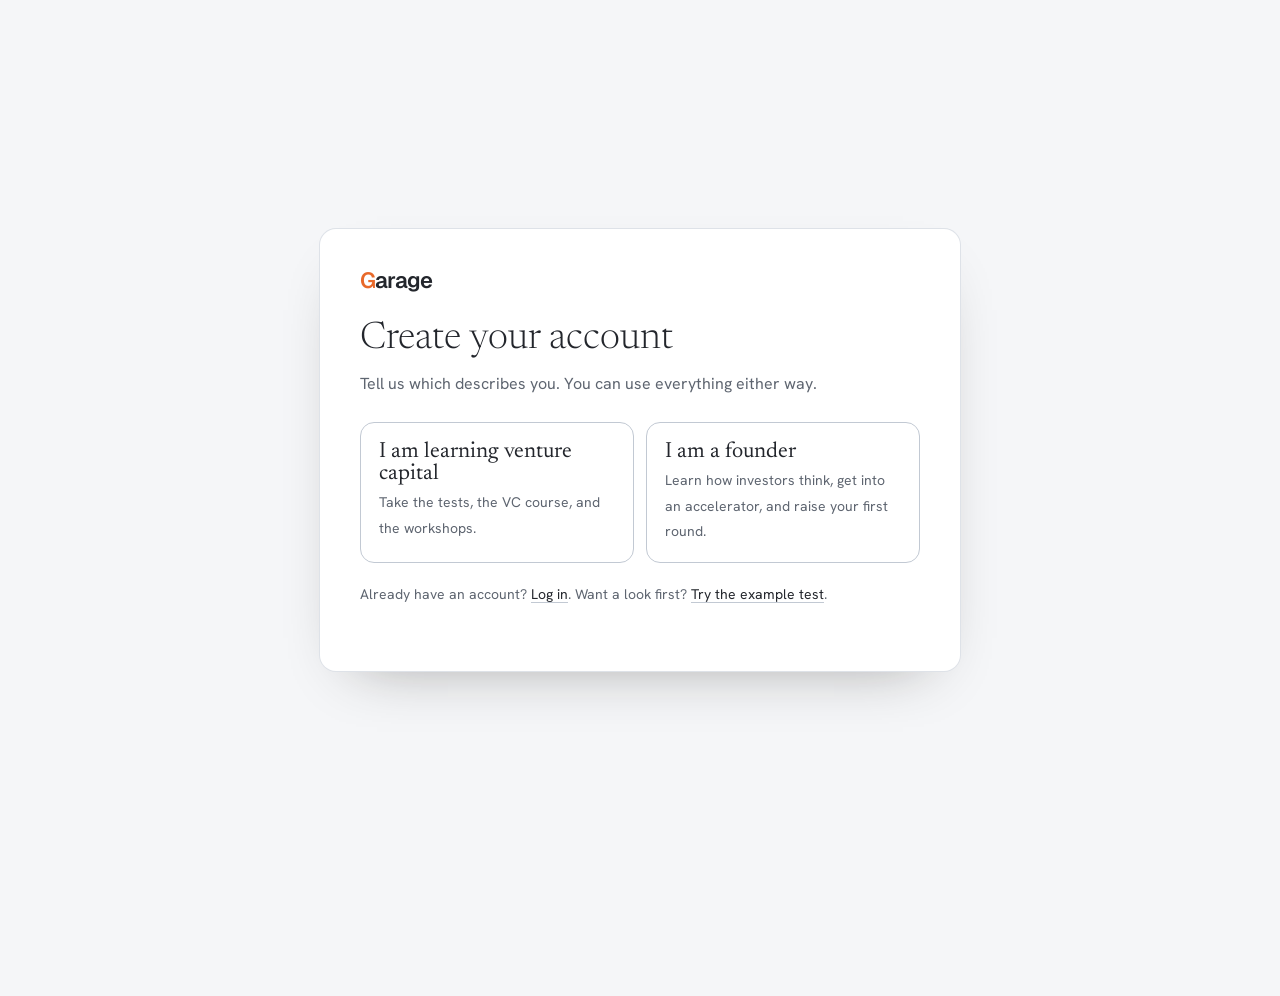
<file: app.html>
<!doctype html>
<html lang="en">
<head>
<meta charset="utf-8">
<meta name="viewport" content="width=device-width, initial-scale=1">
<title>GarageSchool app: venture capital tests, courses and tools</title>
<meta name="description" content="Take venture capital investing tests, read the courses, and use the glossary, metrics guide and sector map. Free, with progress saved to your account.">
<meta name="theme-color" content="#F5F6F8">
<meta name="robots" content="noindex">
<link rel="icon" type="image/svg+xml" href="assets/img/g-mark.svg">
<link rel="preconnect" href="https://fonts.googleapis.com">
<link rel="preconnect" href="https://fonts.gstatic.com" crossorigin>
<link rel="stylesheet" href="https://fonts.googleapis.com/css2?family=Geist:wght@500..700&family=Newsreader:ital,opsz,wght@0,6..72,300..500;1,6..72,300..400&family=Hanken+Grotesk:ital,wght@0,400..700;1,400..500&display=swap">
<!-- seo -->
<link rel="canonical" href="https://garageschool.vercel.app/app.html">
<meta name="robots" content="index, follow, max-image-preview:large, max-snippet:-1">
<meta property="og:site_name" content="GarageSchool">
<meta property="og:type" content="website">
<meta property="og:url" content="https://garageschool.vercel.app/app.html">
<meta property="og:title" content="GarageSchool app: venture capital tests, courses and tools">
<meta property="og:description" content="Take venture capital investing tests, read the courses, and use the glossary, metrics guide and sector map. Free, with progress saved to your account.">
<meta property="og:image" content="https://garageschool.vercel.app/assets/img/share.png">
<meta property="og:image:width" content="1200"><meta property="og:image:height" content="630">
<meta name="twitter:card" content="summary_large_image">
<meta name="twitter:title" content="GarageSchool app: venture capital tests, courses and tools">
<meta name="twitter:description" content="Take venture capital investing tests, read the courses, and use the glossary, metrics guide and sector map. Free, with progress saved to your account.">
<meta name="twitter:image" content="https://garageschool.vercel.app/assets/img/share.png">
<script type="application/ld+json">{"@context":"https://schema.org","@graph":[{"@type":"EducationalOrganization","@id":"https://garageschool.vercel.app/#org","name":"GarageSchool","alternateName":"Garage","url":"https://garageschool.vercel.app/","logo":"https://garageschool.vercel.app/assets/img/g-mark.svg","description":"A school for venture capital. Courses and investing tests for anyone learning the job, plus the Garage Residency for founders and investors (coming soon)."},{"@type":"WebPage","name":"GarageSchool app: venture capital tests, courses and tools","description":"Take venture capital investing tests, read the courses, and use the glossary, metrics guide and sector map. Free, with progress saved to your account.","url":"https://garageschool.vercel.app/app.html","inLanguage":"en","publisher":{"@id":"https://garageschool.vercel.app/#org"}}]}</script>
<!-- /seo -->
<link rel="stylesheet" href="assets/css/garage.css">
<script src="assets/js/theme.js"></script>
<script src="assets/js/engine.js" defer></script>
<script src="assets/js/engine-deals.js" defer></script>
<script src="assets/js/content-course.js" defer></script>
<script src="assets/js/content-glossary.js" defer></script>
<script src="library/library.js" defer></script>
<script src="assets/js/site.js" defer></script>
<script src="assets/js/content-sectors.js" defer></script>
<script src="assets/js/content-sectors-detail.js" defer></script>
<script src="assets/js/forms-config.js" defer></script>
<script src="assets/js/auth-config.js" defer></script>
<script src="assets/js/services.js" defer></script>
<script src="assets/js/app.js" defer></script>
<script src="assets/js/countries.js" defer></script>
<script src="assets/js/app-features.js" defer></script>
<script src="assets/js/app-deals.js" defer></script>
</head>
<body>
<a class="skip" href="#main">Skip to content</a>
<div id="root"><p class="empty">Loading GarageSchool...</p></div>
<noscript><p class="empty">GarageSchool needs JavaScript to run the tests.</p></noscript>
</body>
</html>
</file>
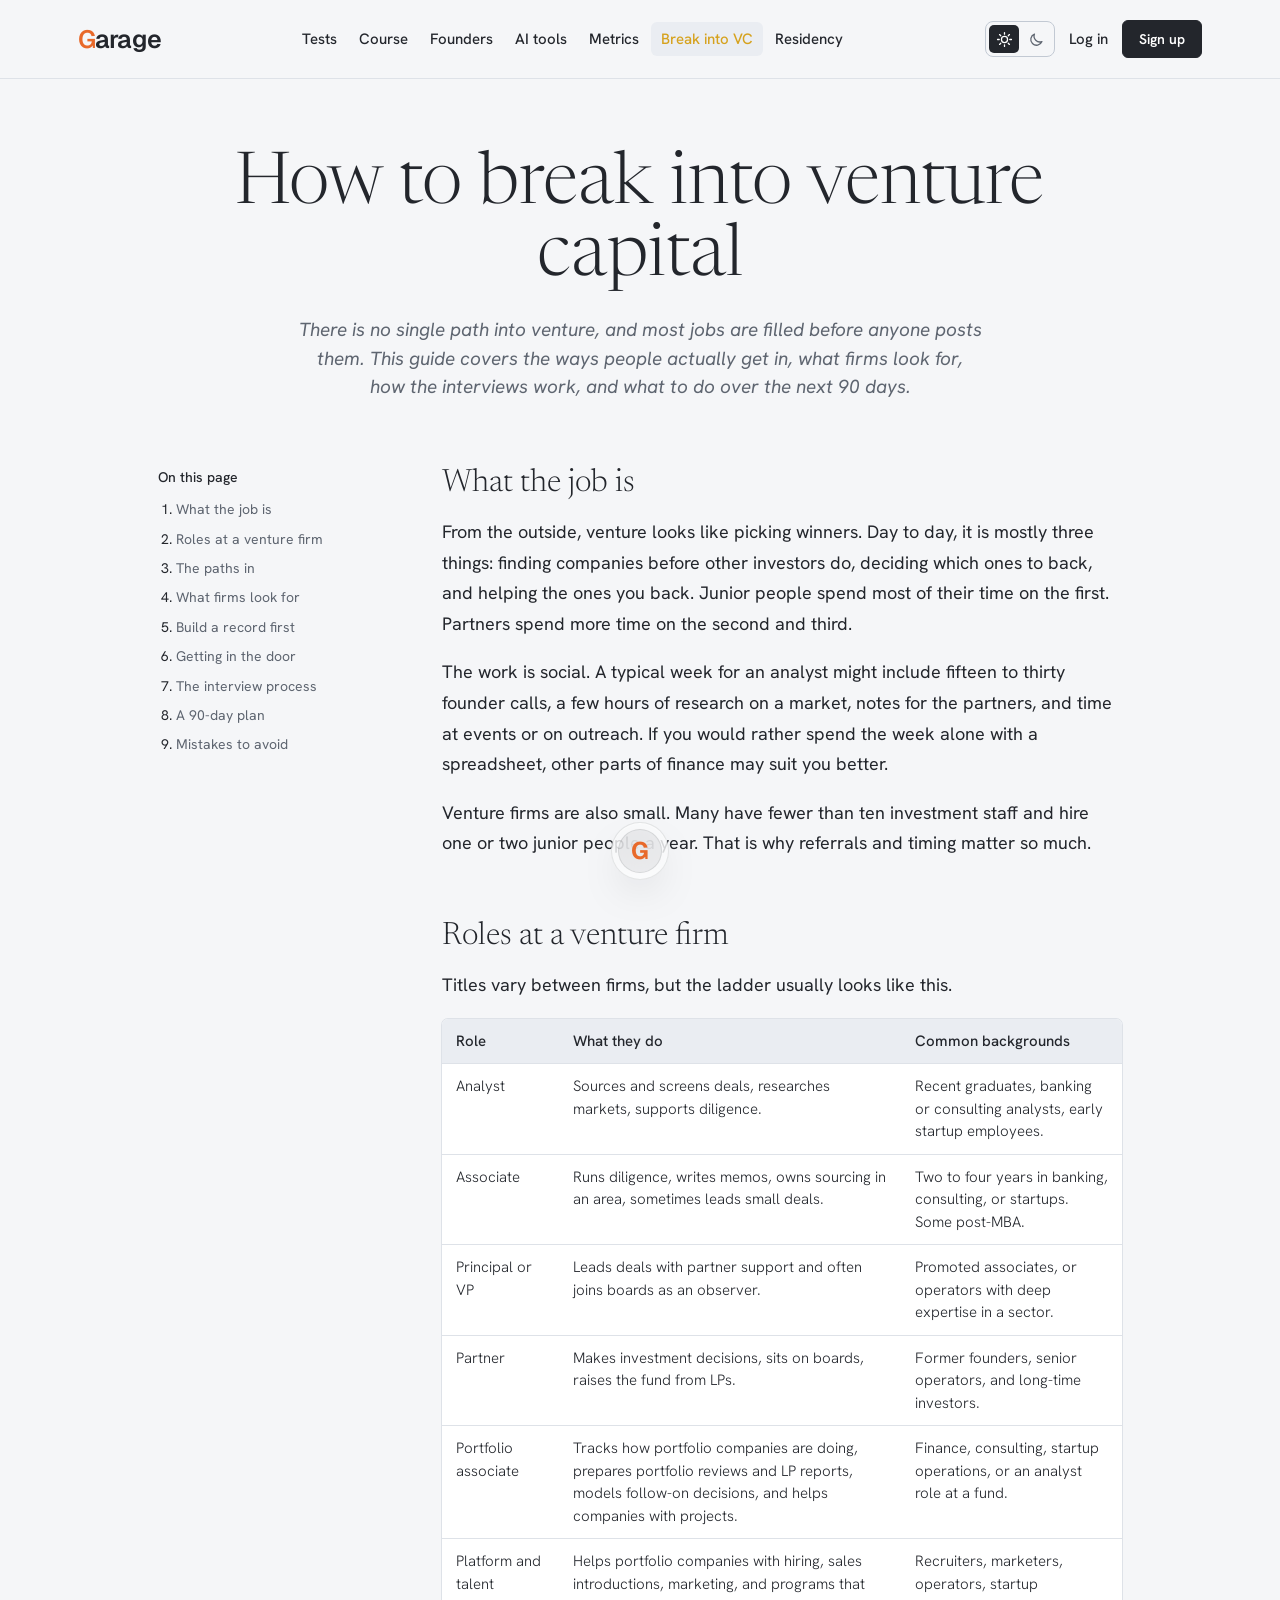
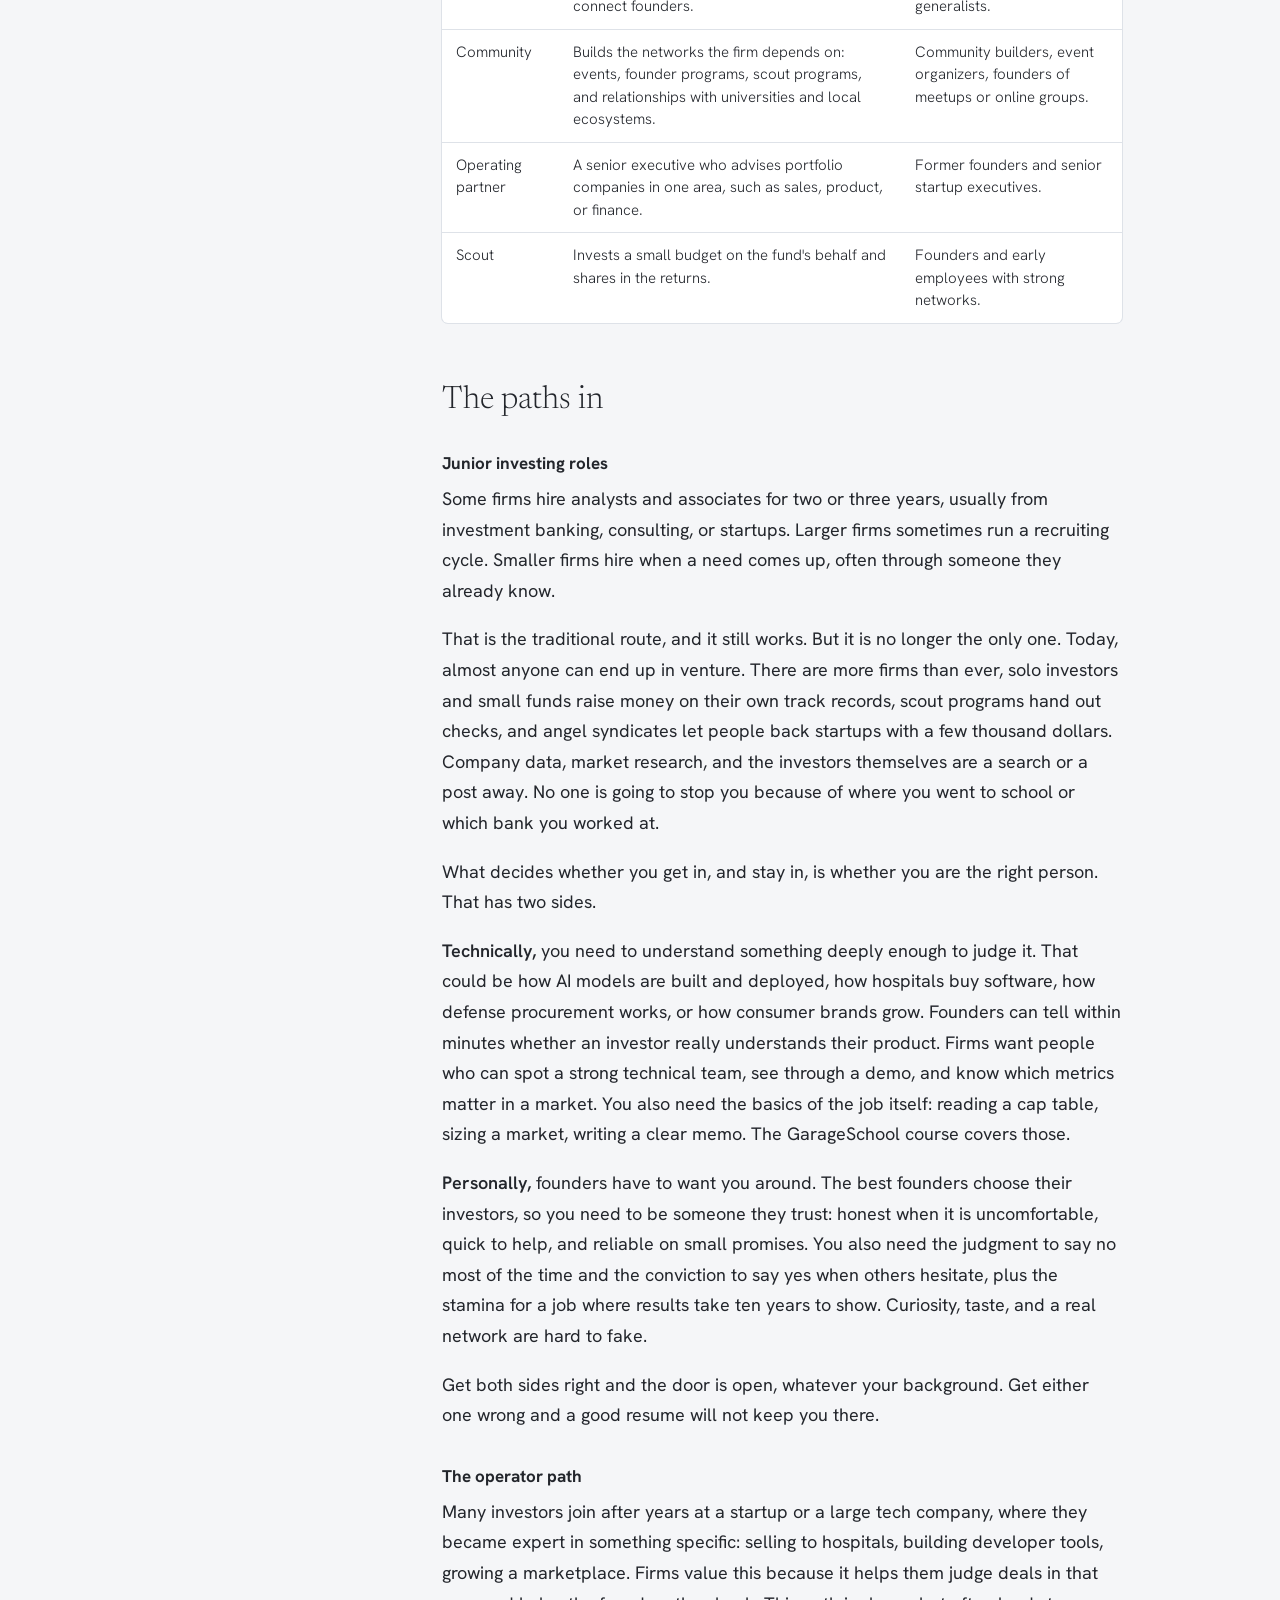
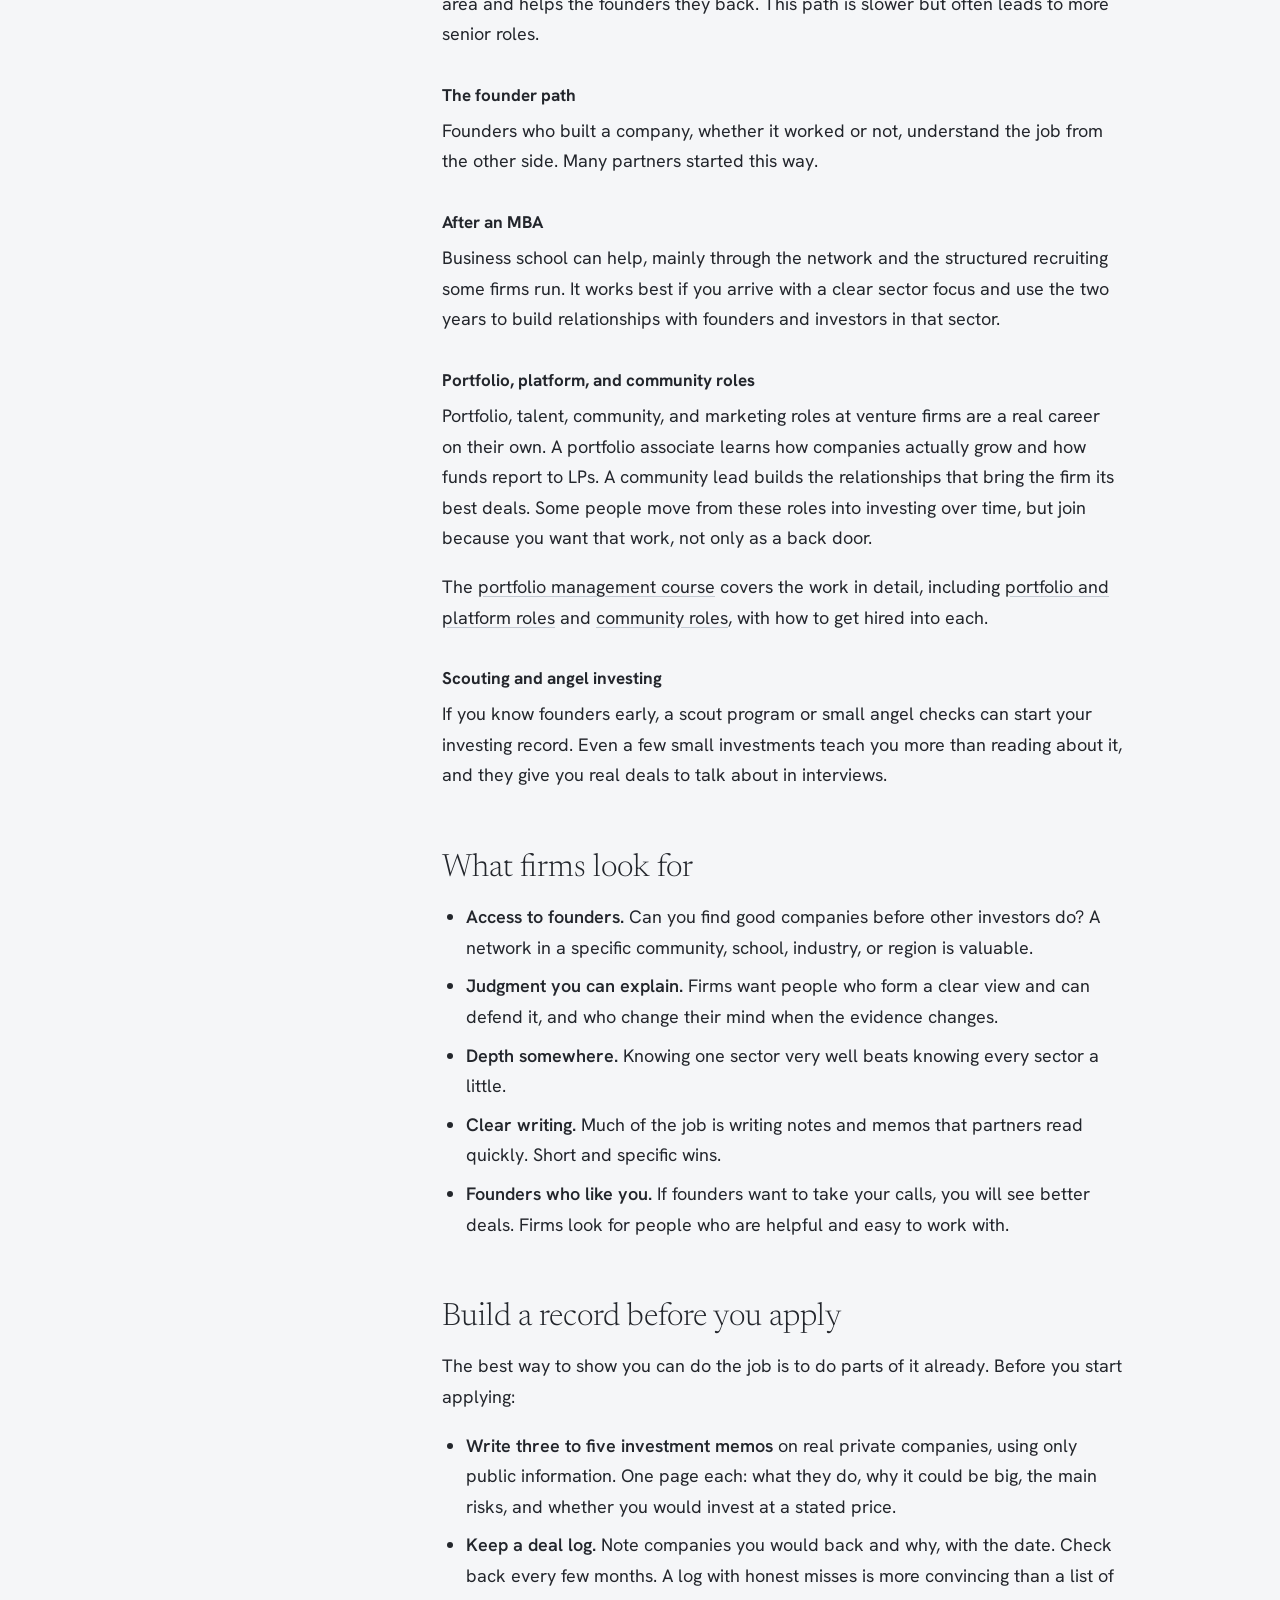
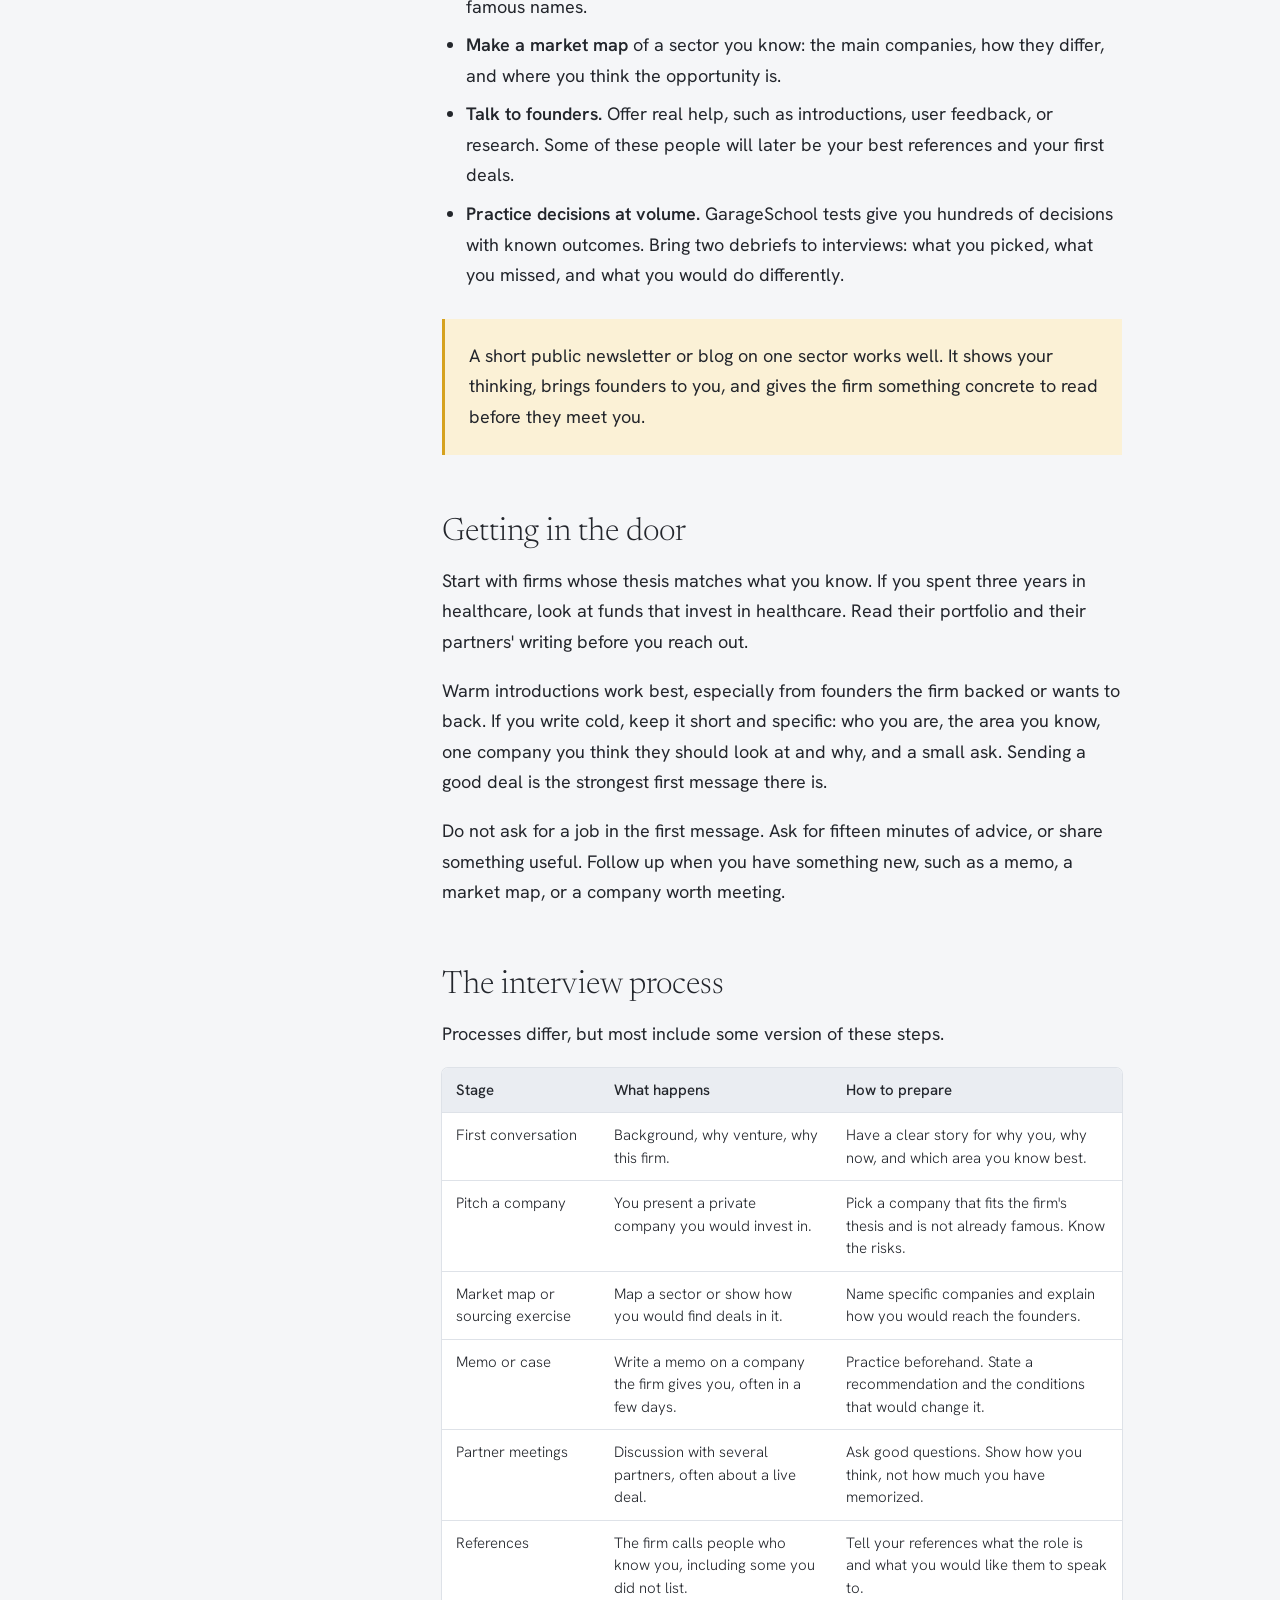
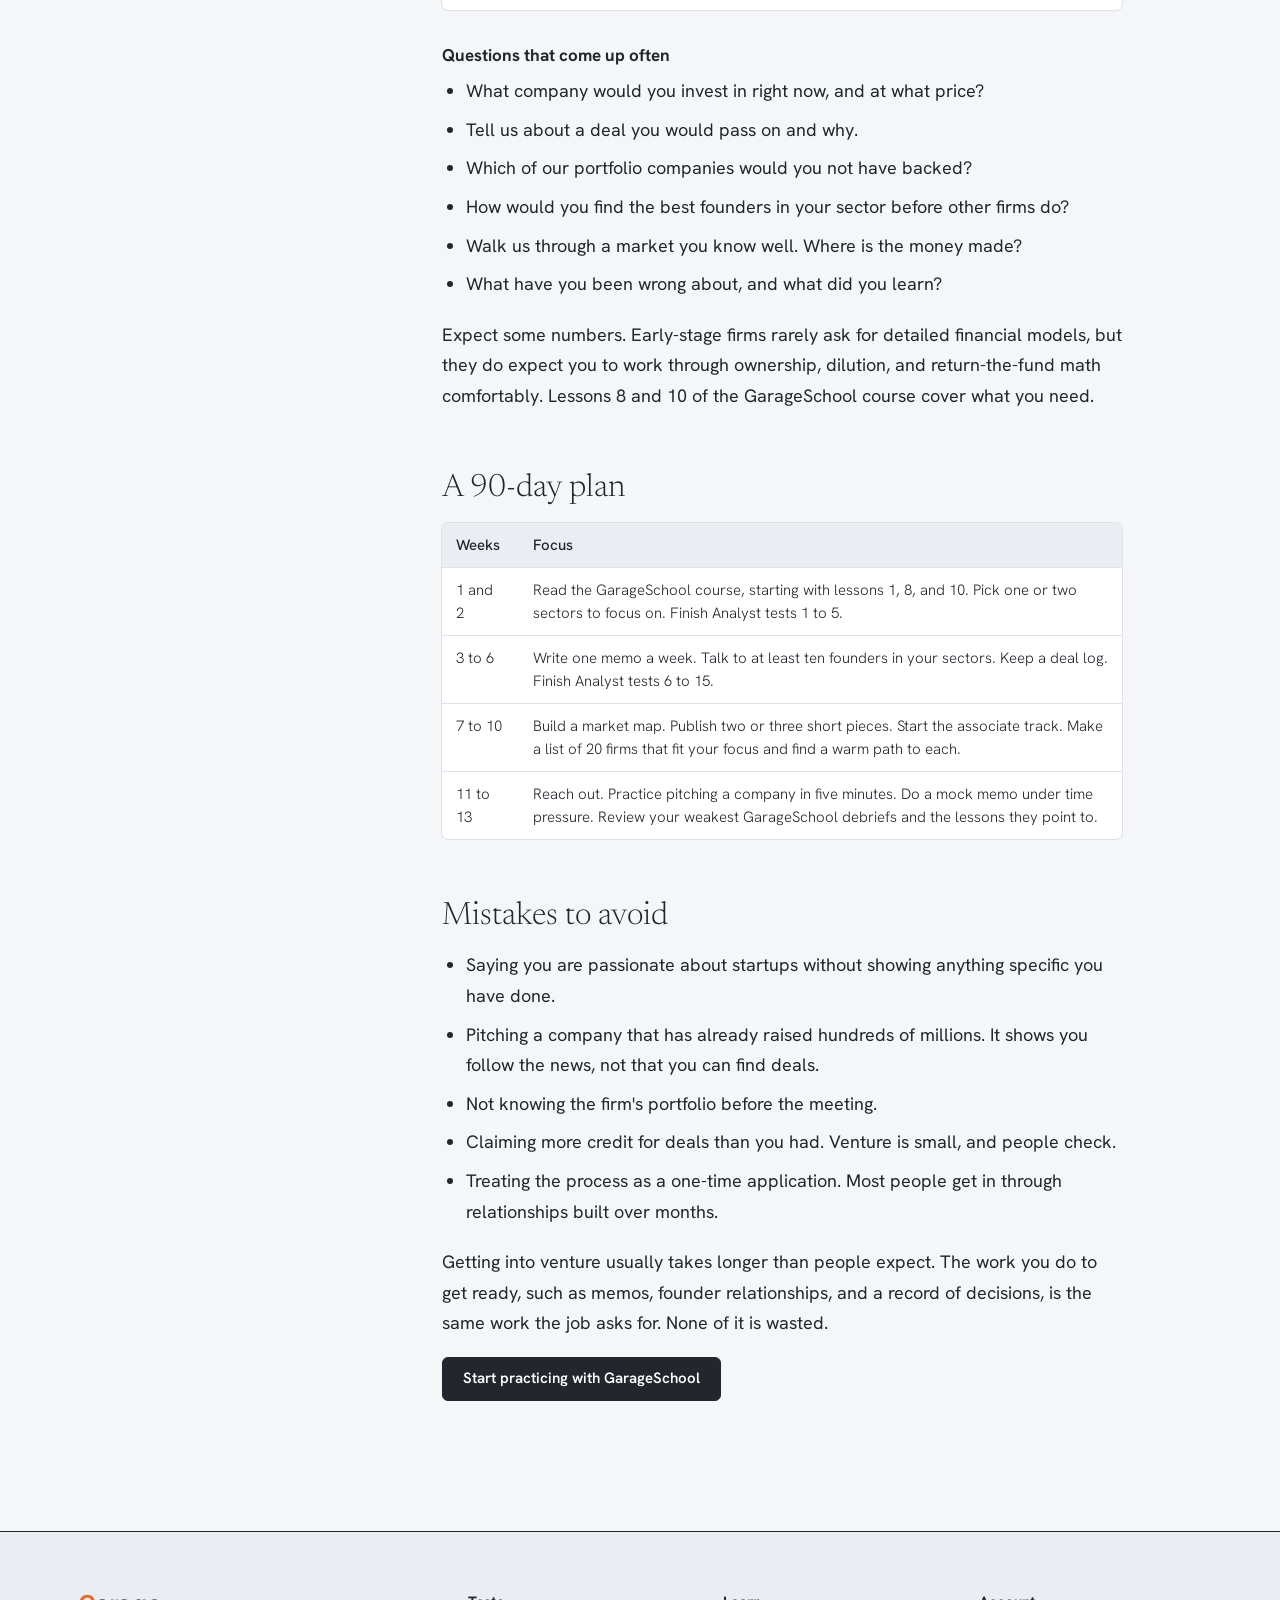
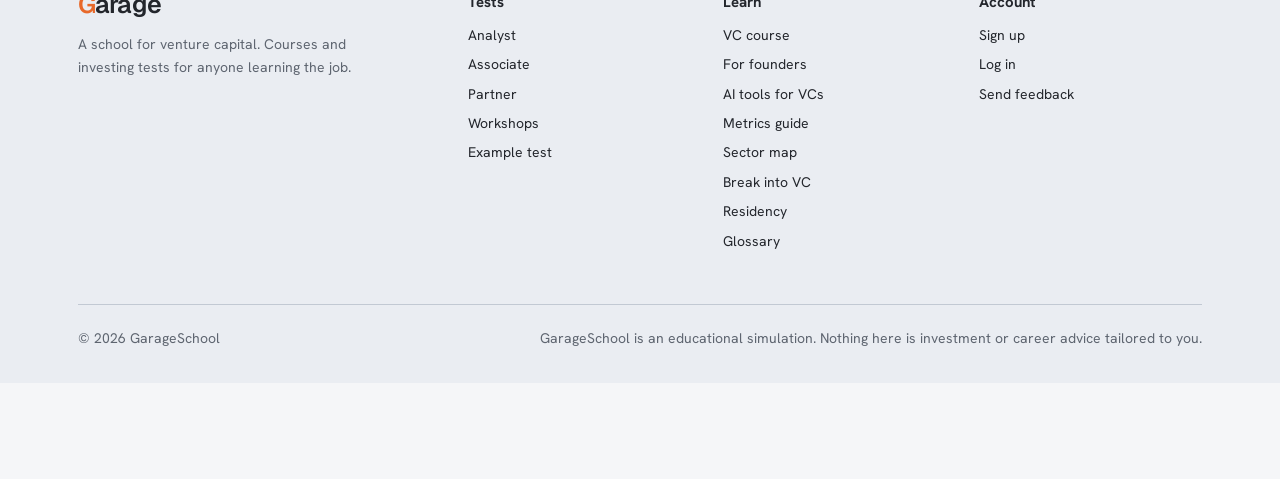
<file: break-into-vc.html>
<!doctype html>
<html lang="en">
<head>
<meta charset="utf-8">
<meta name="viewport" content="width=device-width, initial-scale=1">
<title>How to break into venture capital | GarageSchool</title>
<meta name="description" content="The ways people get into venture capital, what firms look for, how VC interviews work, and a 90-day plan to get ready.">
<meta name="theme-color" content="#F5F6F8">
<link rel="icon" type="image/svg+xml" href="assets/img/g-mark.svg">
<link rel="preconnect" href="https://fonts.googleapis.com">
<link rel="preconnect" href="https://fonts.gstatic.com" crossorigin>
<link rel="stylesheet" href="https://fonts.googleapis.com/css2?family=Geist:wght@500..700&family=Newsreader:ital,opsz,wght@0,6..72,300..500;1,6..72,300..400&family=Hanken+Grotesk:ital,wght@0,400..700;1,400..500&display=swap">
<!-- seo -->
<link rel="canonical" href="https://garageschool.vercel.app/break-into-vc.html">
<meta name="robots" content="index, follow, max-image-preview:large, max-snippet:-1">
<meta property="og:site_name" content="GarageSchool">
<meta property="og:type" content="article">
<meta property="og:url" content="https://garageschool.vercel.app/break-into-vc.html">
<meta property="og:title" content="How to break into venture capital | GarageSchool">
<meta property="og:description" content="The ways people get into venture capital, what firms look for, how VC interviews work, and a 90-day plan to get ready.">
<meta property="og:image" content="https://garageschool.vercel.app/assets/img/share.png">
<meta property="og:image:width" content="1200"><meta property="og:image:height" content="630">
<meta name="twitter:card" content="summary_large_image">
<meta name="twitter:title" content="How to break into venture capital | GarageSchool">
<meta name="twitter:description" content="The ways people get into venture capital, what firms look for, how VC interviews work, and a 90-day plan to get ready.">
<meta name="twitter:image" content="https://garageschool.vercel.app/assets/img/share.png">
<script type="application/ld+json">{"@context":"https://schema.org","@graph":[{"@type":"EducationalOrganization","@id":"https://garageschool.vercel.app/#org","name":"GarageSchool","alternateName":"Garage","url":"https://garageschool.vercel.app/","logo":"https://garageschool.vercel.app/assets/img/g-mark.svg","description":"A school for venture capital. Courses and investing tests for anyone learning the job, plus the Garage Residency for founders and investors (coming soon)."},{"@type":"Article","headline":"How to break into venture capital","description":"The ways people get into venture capital, what firms look for, how VC interviews work, and a 90-day plan to get ready.","url":"https://garageschool.vercel.app/break-into-vc.html","inLanguage":"en","publisher":{"@id":"https://garageschool.vercel.app/#org"},"author":{"@id":"https://garageschool.vercel.app/#org"},"dateModified":"2026-10-19"},{"@type":"BreadcrumbList","itemListElement":[{"@type":"ListItem","position":1,"name":"Home","item":"https://garageschool.vercel.app/"},{"@type":"ListItem","position":2,"name":"Break into VC","item":"https://garageschool.vercel.app/break-into-vc.html"}]}]}</script>
<!-- /seo -->
<link rel="stylesheet" href="assets/css/garage.css">
<script src="assets/js/theme.js"></script>
<script src="assets/js/site.js" defer></script>
</head>
<body>
<a class="skip" href="#main">Skip to content</a>

<header class="site-head">
  <div class="head-bar">
    <a class="logo" href="index.html" aria-label="Garage, home"><span class="brand-mark" aria-hidden="true">G</span>arage</a>
    <nav class="site-nav" aria-label="Main">
      <a href="index.html#tracks">Tests</a>
      <a href="app.html#/course">Course</a>
      <a href="founders.html">Founders</a>
      <a href="ai-tools.html">AI tools</a>
      <a href="app.html#/metrics">Metrics</a>
      <a href="break-into-vc.html" aria-current="page">Break into VC</a>
      <a href="residency.html">Residency</a>
    </nav>
    <div class="nav-right">
      <div class="theme-switch" role="group" aria-label="Theme"><button type="button" data-set-theme="light" title="Light theme" aria-pressed="false"><svg viewBox="0 0 20 20" aria-hidden="true"><circle cx="10" cy="10" r="3.6" fill="none" stroke="currentColor" stroke-width="1.5"/><path d="M10 1.8v2M10 16.2v2M1.8 10h2M16.2 10h2M4.2 4.2l1.4 1.4M14.4 14.4l1.4 1.4M4.2 15.8l1.4-1.4M14.4 5.6l1.4-1.4" stroke="currentColor" stroke-width="1.5" stroke-linecap="round"/></svg><span class="sr-only">Light theme</span></button><button type="button" data-set-theme="dark" title="Dark theme" aria-pressed="false"><svg viewBox="0 0 20 20" aria-hidden="true"><path d="M16.4 12.4A6.8 6.8 0 0 1 7.6 3.6a6.8 6.8 0 1 0 8.8 8.8z" fill="none" stroke="currentColor" stroke-width="1.5" stroke-linejoin="round"/></svg><span class="sr-only">Dark theme</span></button></div>
      <a class="login" href="app.html#/login">Log in</a>
      <a class="btn btn-primary btn-sm head-cta" href="app.html#/signup">Sign up</a>
      <button class="nav-toggle" type="button" aria-expanded="false" aria-controls="mobile-nav">Menu</button>
    </div>
  </div>
  <nav class="mobile-nav" id="mobile-nav" aria-label="Main">
    <a href="index.html#tracks">Tests</a><a href="app.html#/course">Course</a><a href="founders.html">Founders</a><a href="ai-tools.html">AI tools</a>
    <a href="app.html#/metrics">Metrics</a><a href="break-into-vc.html">Break into VC</a><a href="residency.html">Residency</a><a href="app.html#/login">Log in</a>
    <a class="btn btn-primary" href="app.html#/signup">Sign up</a>
  </nav>
</header>

<main id="main">
  <div class="article-head">
    <div>
      <h1>How to break into venture capital</h1>
      <p>There is no single path into venture, and most jobs are filled before anyone posts them. This guide covers the ways people actually get in, what firms look for, how the interviews work, and what to do over the next 90 days.</p>
    </div>
  </div>

  <div class="article">
    <nav class="toc" aria-label="On this page">
      <p>On this page</p>
      <ol>
        <li><a href="#the-job">What the job is</a></li>
        <li><a href="#roles">Roles at a venture firm</a></li>
        <li><a href="#paths">The paths in</a></li>
        <li><a href="#what-firms-want">What firms look for</a></li>
        <li><a href="#track-record">Build a record first</a></li>
        <li><a href="#outreach">Getting in the door</a></li>
        <li><a href="#interviews">The interview process</a></li>
        <li><a href="#plan">A 90-day plan</a></li>
        <li><a href="#mistakes">Mistakes to avoid</a></li>
      </ol>
    </nav>

    <article class="prose">
      <h2 id="the-job">What the job is</h2>
      <p>From the outside, venture looks like picking winners. Day to day, it is mostly three things: finding companies before other investors do, deciding which ones to back, and helping the ones you back. Junior people spend most of their time on the first. Partners spend more time on the second and third.</p>
      <p>The work is social. A typical week for an analyst might include fifteen to thirty founder calls, a few hours of research on a market, notes for the partners, and time at events or on outreach. If you would rather spend the week alone with a spreadsheet, other parts of finance may suit you better.</p>
      <p>Venture firms are also small. Many have fewer than ten investment staff and hire one or two junior people a year. That is why referrals and timing matter so much.</p>

      <h2 id="roles">Roles at a venture firm</h2>
      <p>Titles vary between firms, but the ladder usually looks like this.</p>
      <table>
        <thead><tr><th>Role</th><th>What they do</th><th>Common backgrounds</th></tr></thead>
        <tbody>
          <tr><td>Analyst</td><td>Sources and screens deals, researches markets, supports diligence.</td><td>Recent graduates, banking or consulting analysts, early startup employees.</td></tr>
          <tr><td>Associate</td><td>Runs diligence, writes memos, owns sourcing in an area, sometimes leads small deals.</td><td>Two to four years in banking, consulting, or startups. Some post-MBA.</td></tr>
          <tr><td>Principal or VP</td><td>Leads deals with partner support and often joins boards as an observer.</td><td>Promoted associates, or operators with deep expertise in a sector.</td></tr>
          <tr><td>Partner</td><td>Makes investment decisions, sits on boards, raises the fund from LPs.</td><td>Former founders, senior operators, and long-time investors.</td></tr>
          <tr><td>Portfolio associate</td><td>Tracks how portfolio companies are doing, prepares portfolio reviews and LP reports, models follow-on decisions, and helps companies with projects.</td><td>Finance, consulting, startup operations, or an analyst role at a fund.</td></tr>
          <tr><td>Platform and talent</td><td>Helps portfolio companies with hiring, sales introductions, marketing, and programs that connect founders.</td><td>Recruiters, marketers, operators, startup generalists.</td></tr>
          <tr><td>Community</td><td>Builds the networks the firm depends on: events, founder programs, scout programs, and relationships with universities and local ecosystems.</td><td>Community builders, event organizers, founders of meetups or online groups.</td></tr>
          <tr><td>Operating partner</td><td>A senior executive who advises portfolio companies in one area, such as sales, product, or finance.</td><td>Former founders and senior startup executives.</td></tr>
          <tr><td>Scout</td><td>Invests a small budget on the fund's behalf and shares in the returns.</td><td>Founders and early employees with strong networks.</td></tr>
        </tbody>
      </table>

      <h2 id="paths">The paths in</h2>
      <h3>Junior investing roles</h3>
      <p>Some firms hire analysts and associates for two or three years, usually from investment banking, consulting, or startups. Larger firms sometimes run a recruiting cycle. Smaller firms hire when a need comes up, often through someone they already know.</p>
      <p>That is the traditional route, and it still works. But it is no longer the only one. Today, almost anyone can end up in venture. There are more firms than ever, solo investors and small funds raise money on their own track records, scout programs hand out checks, and angel syndicates let people back startups with a few thousand dollars. Company data, market research, and the investors themselves are a search or a post away. No one is going to stop you because of where you went to school or which bank you worked at.</p>
      <p>What decides whether you get in, and stay in, is whether you are the right person. That has two sides.</p>
      <p><strong>Technically,</strong> you need to understand something deeply enough to judge it. That could be how AI models are built and deployed, how hospitals buy software, how defense procurement works, or how consumer brands grow. Founders can tell within minutes whether an investor really understands their product. Firms want people who can spot a strong technical team, see through a demo, and know which metrics matter in a market. You also need the basics of the job itself: reading a cap table, sizing a market, writing a clear memo. The GarageSchool course covers those.</p>
      <p><strong>Personally,</strong> founders have to want you around. The best founders choose their investors, so you need to be someone they trust: honest when it is uncomfortable, quick to help, and reliable on small promises. You also need the judgment to say no most of the time and the conviction to say yes when others hesitate, plus the stamina for a job where results take ten years to show. Curiosity, taste, and a real network are hard to fake.</p>
      <p>Get both sides right and the door is open, whatever your background. Get either one wrong and a good resume will not keep you there.</p>
      <h3>The operator path</h3>
      <p>Many investors join after years at a startup or a large tech company, where they became expert in something specific: selling to hospitals, building developer tools, growing a marketplace. Firms value this because it helps them judge deals in that area and helps the founders they back. This path is slower but often leads to more senior roles.</p>
      <h3>The founder path</h3>
      <p>Founders who built a company, whether it worked or not, understand the job from the other side. Many partners started this way.</p>
      <h3>After an MBA</h3>
      <p>Business school can help, mainly through the network and the structured recruiting some firms run. It works best if you arrive with a clear sector focus and use the two years to build relationships with founders and investors in that sector.</p>
      <h3>Portfolio, platform, and community roles</h3>
      <p>Portfolio, talent, community, and marketing roles at venture firms are a real career on their own. A portfolio associate learns how companies actually grow and how funds report to LPs. A community lead builds the relationships that bring the firm its best deals. Some people move from these roles into investing over time, but join because you want that work, not only as a back door.</p>
      <p>The <a href="app.html#/courses/portfolio">portfolio management course</a> covers the work in detail, including <a href="app.html#/course/portfolio-and-platform-roles">portfolio and platform roles</a> and <a href="app.html#/course/community-roles">community roles</a>, with how to get hired into each.</p>
      <h3>Scouting and angel investing</h3>
      <p>If you know founders early, a scout program or small angel checks can start your investing record. Even a few small investments teach you more than reading about it, and they give you real deals to talk about in interviews.</p>

      <h2 id="what-firms-want">What firms look for</h2>
      <ul>
        <li><strong>Access to founders.</strong> Can you find good companies before other investors do? A network in a specific community, school, industry, or region is valuable.</li>
        <li><strong>Judgment you can explain.</strong> Firms want people who form a clear view and can defend it, and who change their mind when the evidence changes.</li>
        <li><strong>Depth somewhere.</strong> Knowing one sector very well beats knowing every sector a little.</li>
        <li><strong>Clear writing.</strong> Much of the job is writing notes and memos that partners read quickly. Short and specific wins.</li>
        <li><strong>Founders who like you.</strong> If founders want to take your calls, you will see better deals. Firms look for people who are helpful and easy to work with.</li>
      </ul>

      <h2 id="track-record">Build a record before you apply</h2>
      <p>The best way to show you can do the job is to do parts of it already. Before you start applying:</p>
      <ul>
        <li><strong>Write three to five investment memos</strong> on real private companies, using only public information. One page each: what they do, why it could be big, the main risks, and whether you would invest at a stated price.</li>
        <li><strong>Keep a deal log.</strong> Note companies you would back and why, with the date. Check back every few months. A log with honest misses is more convincing than a list of famous names.</li>
        <li><strong>Make a market map</strong> of a sector you know: the main companies, how they differ, and where you think the opportunity is.</li>
        <li><strong>Talk to founders.</strong> Offer real help, such as introductions, user feedback, or research. Some of these people will later be your best references and your first deals.</li>
        <li><strong>Practice decisions at volume.</strong> GarageSchool tests give you hundreds of decisions with known outcomes. Bring two debriefs to interviews: what you picked, what you missed, and what you would do differently.</li>
      </ul>
      <div class="callout"><p>A short public newsletter or blog on one sector works well. It shows your thinking, brings founders to you, and gives the firm something concrete to read before they meet you.</p></div>

      <h2 id="outreach">Getting in the door</h2>
      <p>Start with firms whose thesis matches what you know. If you spent three years in healthcare, look at funds that invest in healthcare. Read their portfolio and their partners' writing before you reach out.</p>
      <p>Warm introductions work best, especially from founders the firm backed or wants to back. If you write cold, keep it short and specific: who you are, the area you know, one company you think they should look at and why, and a small ask. Sending a good deal is the strongest first message there is.</p>
      <p>Do not ask for a job in the first message. Ask for fifteen minutes of advice, or share something useful. Follow up when you have something new, such as a memo, a market map, or a company worth meeting.</p>

      <h2 id="interviews">The interview process</h2>
      <p>Processes differ, but most include some version of these steps.</p>
      <table>
        <thead><tr><th>Stage</th><th>What happens</th><th>How to prepare</th></tr></thead>
        <tbody>
          <tr><td>First conversation</td><td>Background, why venture, why this firm.</td><td>Have a clear story for why you, why now, and which area you know best.</td></tr>
          <tr><td>Pitch a company</td><td>You present a private company you would invest in.</td><td>Pick a company that fits the firm's thesis and is not already famous. Know the risks.</td></tr>
          <tr><td>Market map or sourcing exercise</td><td>Map a sector or show how you would find deals in it.</td><td>Name specific companies and explain how you would reach the founders.</td></tr>
          <tr><td>Memo or case</td><td>Write a memo on a company the firm gives you, often in a few days.</td><td>Practice beforehand. State a recommendation and the conditions that would change it.</td></tr>
          <tr><td>Partner meetings</td><td>Discussion with several partners, often about a live deal.</td><td>Ask good questions. Show how you think, not how much you have memorized.</td></tr>
          <tr><td>References</td><td>The firm calls people who know you, including some you did not list.</td><td>Tell your references what the role is and what you would like them to speak to.</td></tr>
        </tbody>
      </table>
      <h3>Questions that come up often</h3>
      <ul>
        <li>What company would you invest in right now, and at what price?</li>
        <li>Tell us about a deal you would pass on and why.</li>
        <li>Which of our portfolio companies would you not have backed?</li>
        <li>How would you find the best founders in your sector before other firms do?</li>
        <li>Walk us through a market you know well. Where is the money made?</li>
        <li>What have you been wrong about, and what did you learn?</li>
      </ul>
      <p>Expect some numbers. Early-stage firms rarely ask for detailed financial models, but they do expect you to work through ownership, dilution, and return-the-fund math comfortably. Lessons 8 and 10 of the GarageSchool course cover what you need.</p>

      <h2 id="plan">A 90-day plan</h2>
      <table>
        <thead><tr><th>Weeks</th><th>Focus</th></tr></thead>
        <tbody>
          <tr><td>1 and 2</td><td>Read the GarageSchool course, starting with lessons 1, 8, and 10. Pick one or two sectors to focus on. Finish Analyst tests 1 to 5.</td></tr>
          <tr><td>3 to 6</td><td>Write one memo a week. Talk to at least ten founders in your sectors. Keep a deal log. Finish Analyst tests 6 to 15.</td></tr>
          <tr><td>7 to 10</td><td>Build a market map. Publish two or three short pieces. Start the associate track. Make a list of 20 firms that fit your focus and find a warm path to each.</td></tr>
          <tr><td>11 to 13</td><td>Reach out. Practice pitching a company in five minutes. Do a mock memo under time pressure. Review your weakest GarageSchool debriefs and the lessons they point to.</td></tr>
        </tbody>
      </table>

      <h2 id="mistakes">Mistakes to avoid</h2>
      <ul>
        <li>Saying you are passionate about startups without showing anything specific you have done.</li>
        <li>Pitching a company that has already raised hundreds of millions. It shows you follow the news, not that you can find deals.</li>
        <li>Not knowing the firm's portfolio before the meeting.</li>
        <li>Claiming more credit for deals than you had. Venture is small, and people check.</li>
        <li>Treating the process as a one-time application. Most people get in through relationships built over months.</li>
      </ul>
      <p>Getting into venture usually takes longer than people expect. The work you do to get ready, such as memos, founder relationships, and a record of decisions, is the same work the job asks for. None of it is wasted.</p>
      <p><a class="btn btn-primary" href="app.html#/signup">Start practicing with GarageSchool</a></p>
    </article>
  </div>
</main>

<footer class="site-foot">
  <div class="wrap">
    <div class="foot-top">
      <div class="foot-brand"><a class="logo" href="index.html" aria-label="Garage, home"><span class="brand-mark" aria-hidden="true">G</span>arage</a><p>A school for venture capital. Courses and investing tests for anyone learning the job.</p></div>
      <nav aria-label="Tests"><h2>Tests</h2><ul><li><a href="app.html#/tests/analyst">Analyst</a></li><li><a href="app.html#/tests/associate">Associate</a></li><li><a href="app.html#/tests/partner">Partner</a></li><li><a href="app.html#/workshops">Workshops</a></li><li><a href="app.html#/example">Example test</a></li></ul></nav>
      <nav aria-label="Learn"><h2>Learn</h2><ul><li><a href="app.html#/course">VC course</a></li><li><a href="founders.html">For founders</a></li><li><a href="ai-tools.html">AI tools for VCs</a></li><li><a href="app.html#/metrics">Metrics guide</a></li><li><a href="app.html#/sectors">Sector map</a></li><li><a href="break-into-vc.html">Break into VC</a></li><li><a href="residency.html">Residency</a></li><li><a href="app.html#/glossary">Glossary</a></li></ul></nav>
      <nav aria-label="Account"><h2>Account</h2><ul><li><a href="app.html#/signup">Sign up</a></li><li><a href="app.html#/login">Log in</a></li><li><a href="app.html#/feedback">Send feedback</a></li></ul></nav>
    </div>
    <div class="foot-bottom"><p>&copy; 2026 GarageSchool</p><p>GarageSchool is an educational simulation. Nothing here is investment or career advice tailored to you.</p></div>
  </div>
</footer>
</body>
</html>
</file>
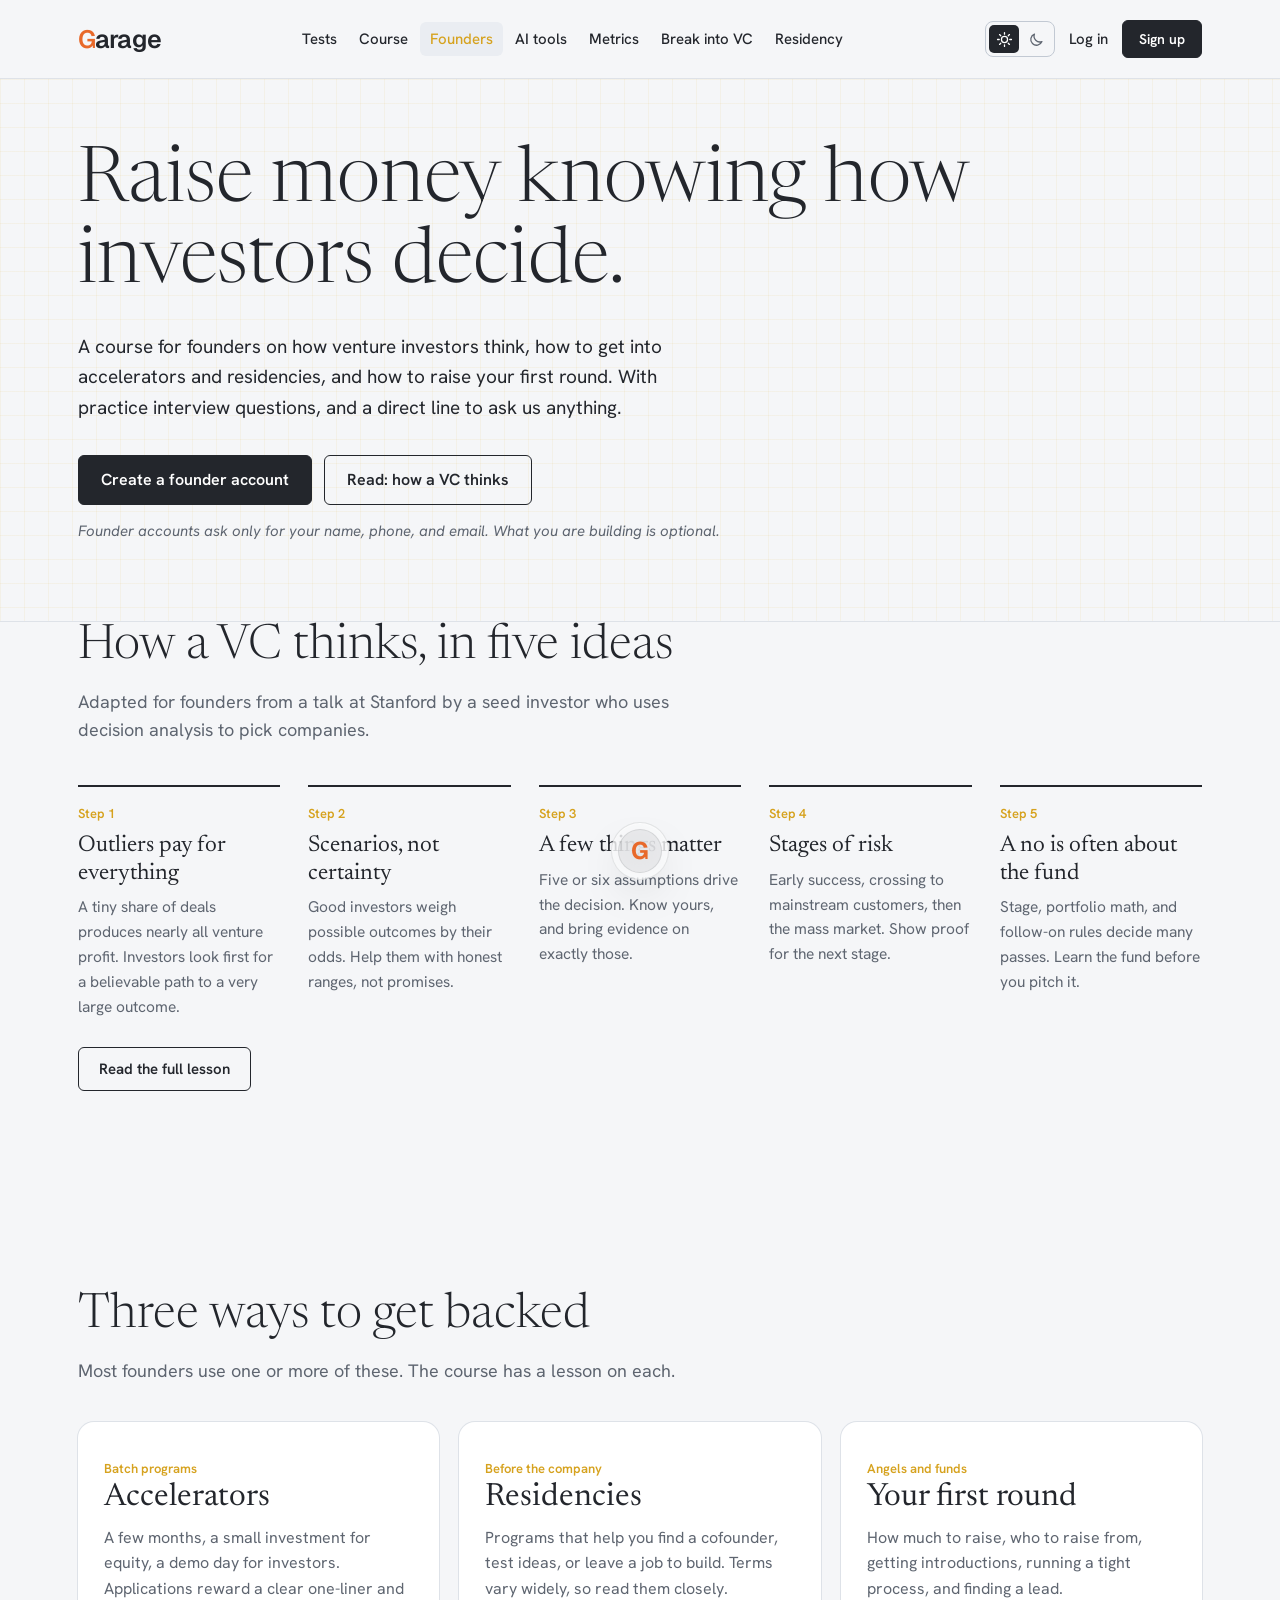
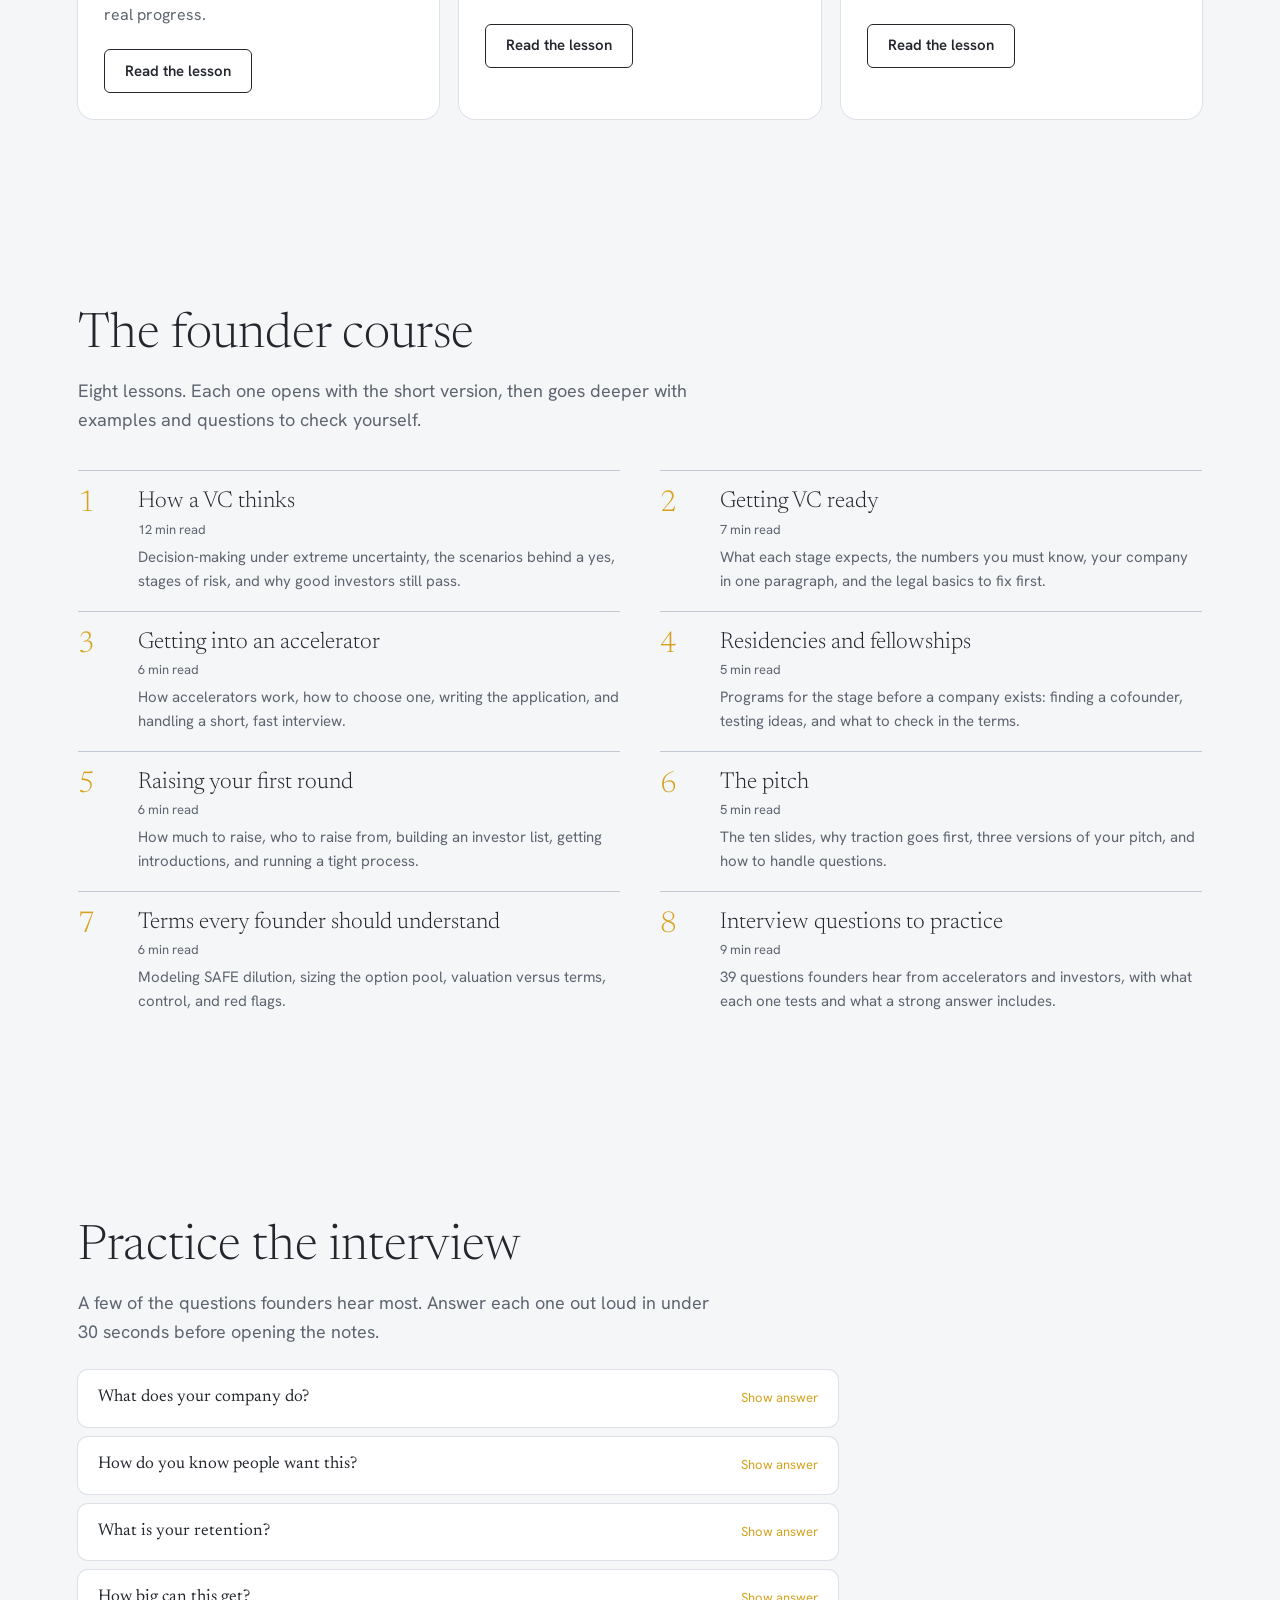
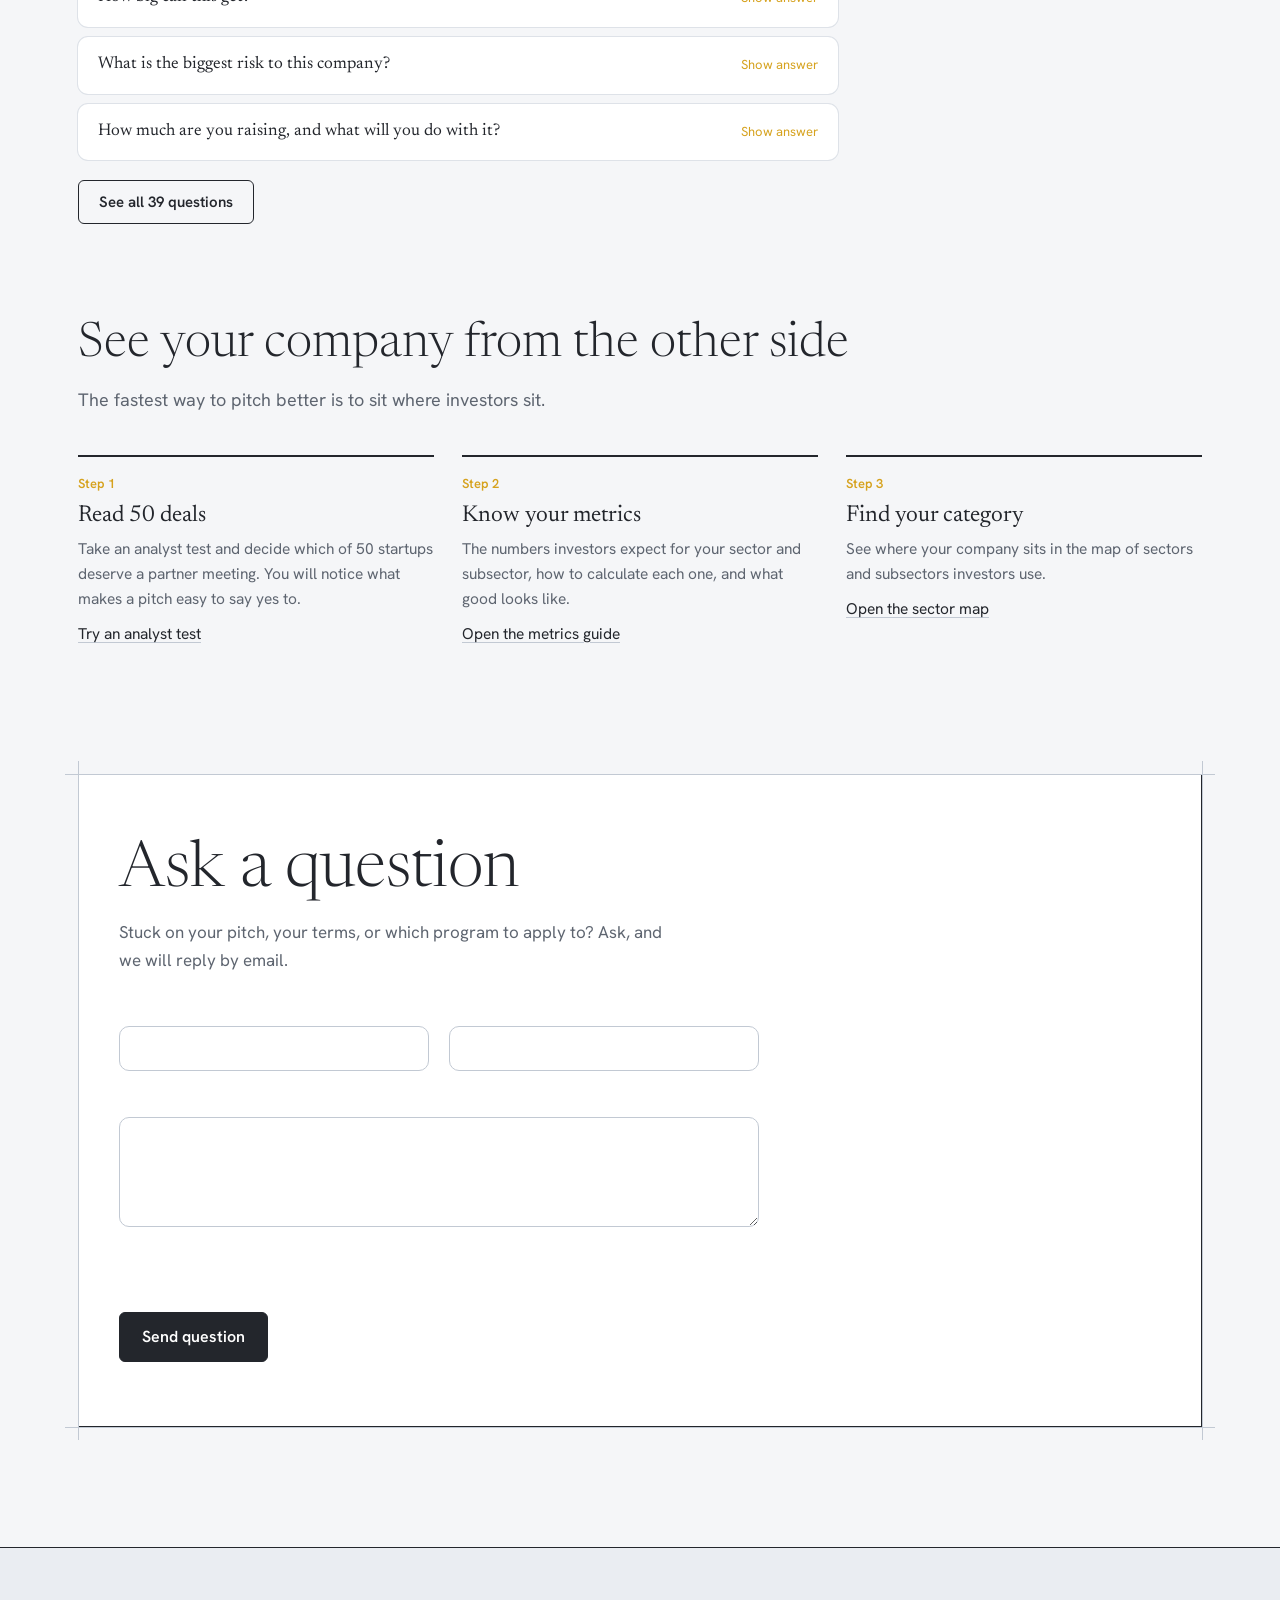
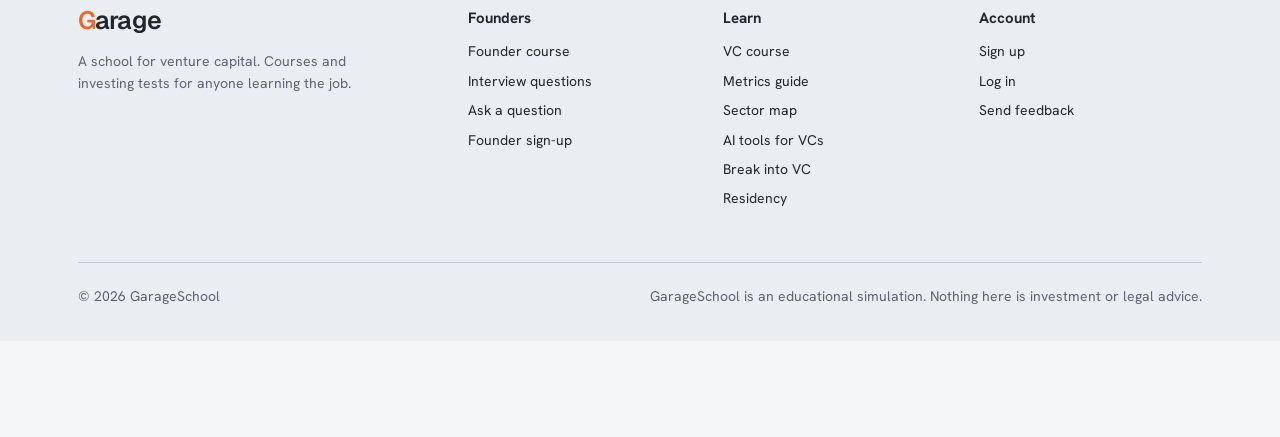
<file: founders.html>
<!doctype html>
<html lang="en">
<head>
<meta charset="utf-8">
<meta name="viewport" content="width=device-width, initial-scale=1">
<title>For founders: how a VC thinks | GarageSchool</title>
<meta name="description" content="How venture investors decide, how to get into an accelerator or residency, how to raise your first round, and practice interview questions. Plus a direct line to ask us anything.">
<meta name="theme-color" content="#F5F6F8">
<link rel="icon" type="image/svg+xml" href="assets/img/g-mark.svg">
<link rel="preconnect" href="https://fonts.googleapis.com">
<link rel="preconnect" href="https://fonts.gstatic.com" crossorigin>
<link rel="stylesheet" href="https://fonts.googleapis.com/css2?family=Geist:wght@500..700&family=Newsreader:ital,opsz,wght@0,6..72,300..500;1,6..72,300..400&family=Hanken+Grotesk:ital,wght@0,400..700;1,400..500&display=swap">
<!-- seo -->
<link rel="canonical" href="https://garageschool.vercel.app/founders.html">
<meta name="robots" content="index, follow, max-image-preview:large, max-snippet:-1">
<meta property="og:site_name" content="GarageSchool">
<meta property="og:type" content="article">
<meta property="og:url" content="https://garageschool.vercel.app/founders.html">
<meta property="og:title" content="For founders: how a VC thinks | GarageSchool">
<meta property="og:description" content="How venture investors decide, how to get into an accelerator or residency, how to raise your first round, and practice interview questions. Plus a direct line to ask us anything.">
<meta property="og:image" content="https://garageschool.vercel.app/assets/img/share.png">
<meta property="og:image:width" content="1200"><meta property="og:image:height" content="630">
<meta name="twitter:card" content="summary_large_image">
<meta name="twitter:title" content="For founders: how a VC thinks | GarageSchool">
<meta name="twitter:description" content="How venture investors decide, how to get into an accelerator or residency, how to raise your first round, and practice interview questions. Plus a direct line to ask us anything.">
<meta name="twitter:image" content="https://garageschool.vercel.app/assets/img/share.png">
<script type="application/ld+json">{"@context":"https://schema.org","@graph":[{"@type":"EducationalOrganization","@id":"https://garageschool.vercel.app/#org","name":"GarageSchool","alternateName":"Garage","url":"https://garageschool.vercel.app/","logo":"https://garageschool.vercel.app/assets/img/g-mark.svg","description":"A school for venture capital. Courses and investing tests for anyone learning the job, plus the Garage Residency for founders and investors (coming soon)."},{"@type":"Article","headline":"For founders: how a VC thinks","description":"How venture investors decide, how to get into an accelerator or residency, how to raise your first round, and practice interview questions. Plus a direct line to ask us anything.","url":"https://garageschool.vercel.app/founders.html","inLanguage":"en","publisher":{"@id":"https://garageschool.vercel.app/#org"},"author":{"@id":"https://garageschool.vercel.app/#org"},"dateModified":"2026-10-19"},{"@type":"BreadcrumbList","itemListElement":[{"@type":"ListItem","position":1,"name":"Home","item":"https://garageschool.vercel.app/"},{"@type":"ListItem","position":2,"name":"For founders","item":"https://garageschool.vercel.app/founders.html"}]},{"@type":"Course","name":"The founder course","description":"How venture investors decide, getting into accelerators and residencies, running a first raise, and practice interview questions.","url":"https://garageschool.vercel.app/founders.html","provider":{"@id":"https://garageschool.vercel.app/#org"},"isAccessibleForFree":true,"hasCourseInstance":{"@type":"CourseInstance","courseMode":"online"},"offers":{"@type":"Offer","price":0,"priceCurrency":"USD","category":"Free"}}]}</script>
<!-- /seo -->
<link rel="stylesheet" href="assets/css/garage.css">
<script src="assets/js/theme.js"></script>
<script src="assets/js/content-course.js" defer></script>
<script src="assets/js/forms-config.js" defer></script>
<script src="assets/js/services.js" defer></script>
<script src="assets/js/site.js" defer></script>
</head>
<body>
<a class="skip" href="#main">Skip to content</a>

<header class="site-head">
  <div class="head-bar">
    <a class="logo" href="index.html" aria-label="Garage, home"><span class="brand-mark" aria-hidden="true">G</span>arage</a>
    <nav class="site-nav" aria-label="Main">
      <a href="index.html#tracks">Tests</a>
      <a href="app.html#/course">Course</a>
      <a href="founders.html" aria-current="page">Founders</a>
      <a href="ai-tools.html">AI tools</a>
      <a href="app.html#/metrics">Metrics</a>
      <a href="break-into-vc.html">Break into VC</a>
      <a href="residency.html">Residency</a>
    </nav>
    <div class="nav-right">
      <div class="theme-switch" role="group" aria-label="Theme"><button type="button" data-set-theme="light" title="Light theme" aria-pressed="false"><svg viewBox="0 0 20 20" aria-hidden="true"><circle cx="10" cy="10" r="3.6" fill="none" stroke="currentColor" stroke-width="1.5"/><path d="M10 1.8v2M10 16.2v2M1.8 10h2M16.2 10h2M4.2 4.2l1.4 1.4M14.4 14.4l1.4 1.4M4.2 15.8l1.4-1.4M14.4 5.6l1.4-1.4" stroke="currentColor" stroke-width="1.5" stroke-linecap="round"/></svg><span class="sr-only">Light theme</span></button><button type="button" data-set-theme="dark" title="Dark theme" aria-pressed="false"><svg viewBox="0 0 20 20" aria-hidden="true"><path d="M16.4 12.4A6.8 6.8 0 0 1 7.6 3.6a6.8 6.8 0 1 0 8.8 8.8z" fill="none" stroke="currentColor" stroke-width="1.5" stroke-linejoin="round"/></svg><span class="sr-only">Dark theme</span></button></div>
      <a class="login" href="app.html#/login">Log in</a>
      <a class="btn btn-primary btn-sm head-cta" href="app.html#/signup/founder">Sign up</a>
      <button class="nav-toggle" type="button" aria-expanded="false" aria-controls="mobile-nav">Menu</button>
    </div>
  </div>
  <nav class="mobile-nav" id="mobile-nav" aria-label="Main">
    <a href="index.html#tracks">Tests</a><a href="app.html#/course">Course</a><a href="founders.html">Founders</a><a href="ai-tools.html">AI tools</a>
    <a href="app.html#/metrics">Metrics</a><a href="break-into-vc.html">Break into VC</a><a href="residency.html">Residency</a><a href="app.html#/login">Log in</a>
    <a class="btn btn-primary" href="app.html#/signup/founder">Sign up</a>
  </nav>
</header>

<main id="main">
  <section class="hero" aria-labelledby="hero-title">
    <div class="wrap">
      <h1 id="hero-title">Raise money knowing how investors decide.</h1>
      <p class="lede">A course for founders on how venture investors think, how to get into accelerators and residencies, and how to raise your first round. With practice interview questions, and a direct line to ask us anything.</p>
      <div class="hero-actions">
        <a class="btn btn-primary btn-lg" href="app.html#/signup/founder">Create a founder account</a>
        <a class="btn btn-secondary btn-lg" href="app.html#/course/how-a-vc-thinks">Read: how a VC thinks</a>
      </div>
      <p class="hero-note">Founder accounts ask only for your name, phone, and email. What you are building is optional.</p>
    </div>
  </section>

  <section class="steps" aria-labelledby="think-title">
    <div class="wrap">
      <h2 class="block-title" id="think-title">How a VC thinks, in five ideas</h2>
      <p class="block-sub">Adapted for founders from a talk at Stanford by a seed investor who uses decision analysis to pick companies.</p>
      <ol class="steps-grid five">
        <li><h3>Outliers pay for everything</h3><p>A tiny share of deals produces nearly all venture profit. Investors look first for a believable path to a very large outcome.</p></li>
        <li><h3>Scenarios, not certainty</h3><p>Good investors weigh possible outcomes by their odds. Help them with honest ranges, not promises.</p></li>
        <li><h3>A few things matter</h3><p>Five or six assumptions drive the decision. Know yours, and bring evidence on exactly those.</p></li>
        <li><h3>Stages of risk</h3><p>Early success, crossing to mainstream customers, then the mass market. Show proof for the next stage.</p></li>
        <li><h3>A no is often about the fund</h3><p>Stage, portfolio math, and follow-on rules decide many passes. Learn the fund before you pitch it.</p></li>
      </ol>
      <div class="hero-actions" style="justify-content:flex-start;margin-top:28px"><a class="btn btn-secondary" href="app.html#/course/how-a-vc-thinks">Read the full lesson</a></div>
    </div>
  </section>

  <section class="tracks" aria-labelledby="paths-title">
    <div class="wrap">
      <h2 class="block-title" id="paths-title">Three ways to get backed</h2>
      <p class="block-sub">Most founders use one or more of these. The course has a lesson on each.</p>
      <div class="tracks-grid">
        <article class="track-card"><p class="role">Batch programs</p><h3>Accelerators</h3><p>A few months, a small investment for equity, a demo day for investors. Applications reward a clear one-liner and real progress.</p><a class="btn btn-secondary" href="app.html#/course/accelerators">Read the lesson</a></article>
        <article class="track-card"><p class="role">Before the company</p><h3>Residencies</h3><p>Programs that help you find a cofounder, test ideas, or leave a job to build. Terms vary widely, so read them closely.</p><a class="btn btn-secondary" href="app.html#/course/residencies">Read the lesson</a></article>
        <article class="track-card"><p class="role">Angels and funds</p><h3>Your first round</h3><p>How much to raise, who to raise from, getting introductions, running a tight process, and finding a lead.</p><a class="btn btn-secondary" href="app.html#/course/raising-your-first-round">Read the lesson</a></article>
      </div>
    </div>
  </section>

  <section class="syllabus" aria-labelledby="fcourse-title">
    <div class="wrap">
      <h2 class="block-title" id="fcourse-title">The founder course</h2>
      <p class="block-sub">Eight lessons. Each one opens with the short version, then goes deeper with examples and questions to check yourself.</p>
      <ol class="syl-list" id="founder-syllabus"></ol>
    </div>
  </section>

  <section class="syllabus" aria-labelledby="q-title">
    <div class="wrap">
      <h2 class="block-title" id="q-title">Practice the interview</h2>
      <p class="block-sub">A few of the questions founders hear most. Answer each one out loud in under 30 seconds before opening the notes.</p>
      <div class="lesson" style="max-width:760px;margin-top:24px">
        <details class="check"><summary>What does your company do?</summary><p><strong>What they are testing:</strong> whether you can explain it simply. <strong>A strong answer:</strong> one sentence naming the customer and the product in plain words.</p></details>
        <details class="check"><summary>How do you know people want this?</summary><p><strong>What they are testing:</strong> evidence of demand versus enthusiasm. <strong>A strong answer:</strong> behavior, not opinions: paying customers, usage, retention, people who found you on their own.</p></details>
        <details class="check"><summary>What is your retention?</summary><p><strong>What they are testing:</strong> whether customers stay, the core signal of product-market fit. <strong>A strong answer:</strong> churn or cohort retention with numbers, and why customers leave when they do.</p></details>
        <details class="check"><summary>How big can this get?</summary><p><strong>What they are testing:</strong> whether a very large outcome is possible. <strong>A strong answer:</strong> a bottom-up estimate with your reasoning, plus the path to adjacent markets.</p></details>
        <details class="check"><summary>What is the biggest risk to this company?</summary><p><strong>What they are testing:</strong> self-awareness and honesty. <strong>A strong answer:</strong> the real risk, named plainly, and the evidence you are gathering to reduce it.</p></details>
        <details class="check"><summary>How much are you raising, and what will you do with it?</summary><p><strong>What they are testing:</strong> planning and ambition. <strong>A strong answer:</strong> the amount, the runway it buys, and the milestone it reaches.</p></details>
      </div>
      <div class="hero-actions" style="justify-content:flex-start;margin-top:20px"><a class="btn btn-secondary" href="app.html#/course/founder-interview-questions">See all 39 questions</a></div>
    </div>
  </section>

  <section class="steps" aria-labelledby="side-title">
    <div class="wrap">
      <h2 class="block-title" id="side-title">See your company from the other side</h2>
      <p class="block-sub">The fastest way to pitch better is to sit where investors sit.</p>
      <ol class="steps-grid three">
        <li><h3>Read 50 deals</h3><p>Take an analyst test and decide which of 50 startups deserve a partner meeting. You will notice what makes a pitch easy to say yes to.</p><p style="margin-top:10px"><a href="app.html#/tests/analyst">Try an analyst test</a></p></li>
        <li><h3>Know your metrics</h3><p>The numbers investors expect for your sector and subsector, how to calculate each one, and what good looks like.</p><p style="margin-top:10px"><a href="app.html#/metrics">Open the metrics guide</a></p></li>
        <li><h3>Find your category</h3><p>See where your company sits in the map of sectors and subsectors investors use.</p><p style="margin-top:10px"><a href="app.html#/sectors">Open the sector map</a></p></li>
      </ol>
    </div>
  </section>

  <section class="closing" id="ask" aria-labelledby="ask-title">
    <div class="wrap">
      <div class="closing-box" style="text-align:left">
        <h2 id="ask-title">Ask a question</h2>
        <p style="margin-left:0">Stuck on your pitch, your terms, or which program to apply to? Ask, and we will reply by email.</p>
        <form class="form" id="ask-form" novalidate style="max-width:640px;margin-top:22px">
          <div class="grid-2"><div><label for="ask-name" style="color:#fff">Name</label><input type="text" id="ask-name" autocomplete="name"></div><div><label for="ask-email" style="color:#fff">Email</label><input type="email" id="ask-email" autocomplete="email"></div></div>
          <div><label for="ask-q" style="color:#fff">Your question</label><textarea id="ask-q"></textarea></div>
          <p class="form-error" id="ask-err" role="alert" style="color:#FFB4A8"></p>
          <div><button class="btn btn-primary btn-lg" type="submit">Send question</button></div>
        </form>
      </div>
    </div>
  </section>
</main>

<footer class="site-foot">
  <div class="wrap">
    <div class="foot-top">
      <div class="foot-brand"><a class="logo" href="index.html" aria-label="Garage, home"><span class="brand-mark" aria-hidden="true">G</span>arage</a><p>A school for venture capital. Courses and investing tests for anyone learning the job.</p></div>
      <nav aria-label="Founders"><h2>Founders</h2><ul><li><a href="app.html#/courses/founder">Founder course</a></li><li><a href="app.html#/course/founder-interview-questions">Interview questions</a></li><li><a href="#ask">Ask a question</a></li><li><a href="app.html#/signup/founder">Founder sign-up</a></li></ul></nav>
      <nav aria-label="Learn"><h2>Learn</h2><ul><li><a href="app.html#/course">VC course</a></li><li><a href="app.html#/metrics">Metrics guide</a></li><li><a href="app.html#/sectors">Sector map</a></li><li><a href="ai-tools.html">AI tools for VCs</a></li><li><a href="break-into-vc.html">Break into VC</a></li><li><a href="residency.html">Residency</a></li></ul></nav>
      <nav aria-label="Account"><h2>Account</h2><ul><li><a href="app.html#/signup">Sign up</a></li><li><a href="app.html#/login">Log in</a></li><li><a href="app.html#/feedback">Send feedback</a></li></ul></nav>
    </div>
    <div class="foot-bottom"><p>&copy; 2026 GarageSchool</p><p>GarageSchool is an educational simulation. Nothing here is investment or legal advice.</p></div>
  </div>
</footer>
</body>
</html>
</file>
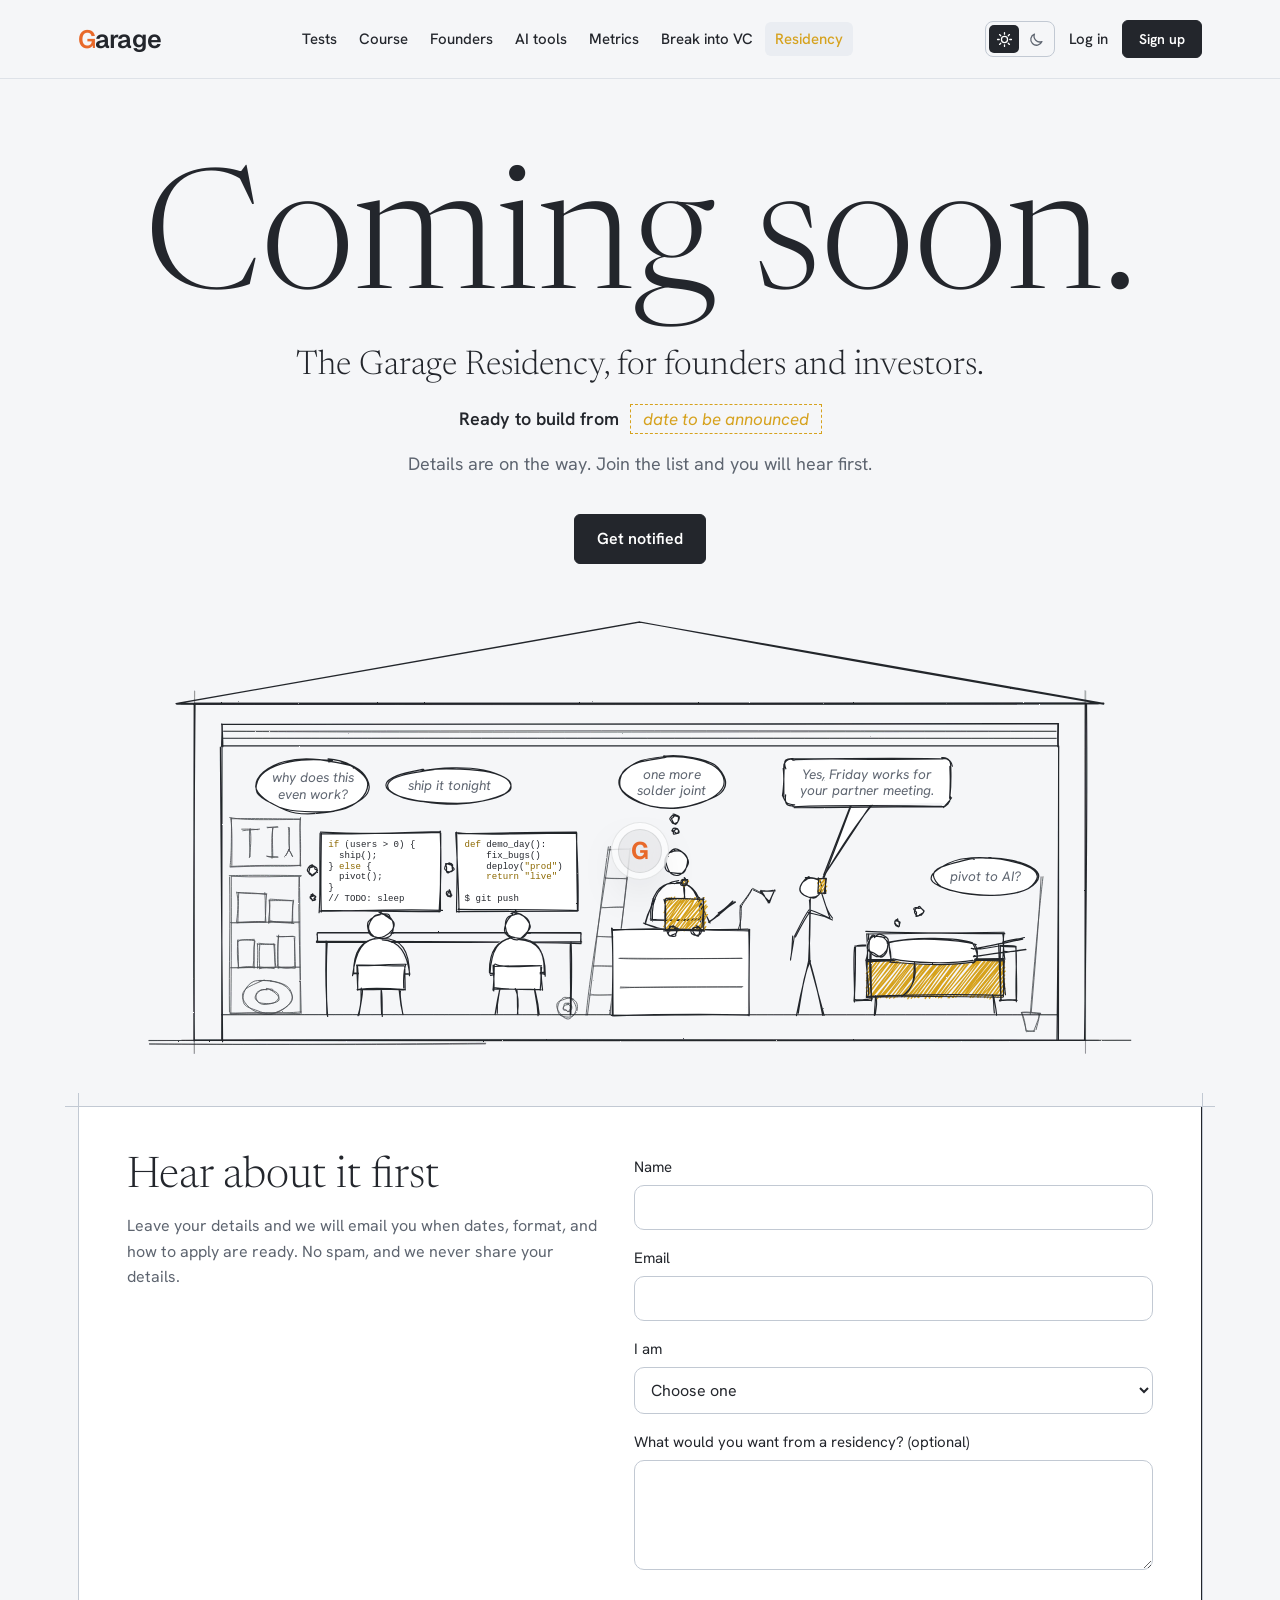
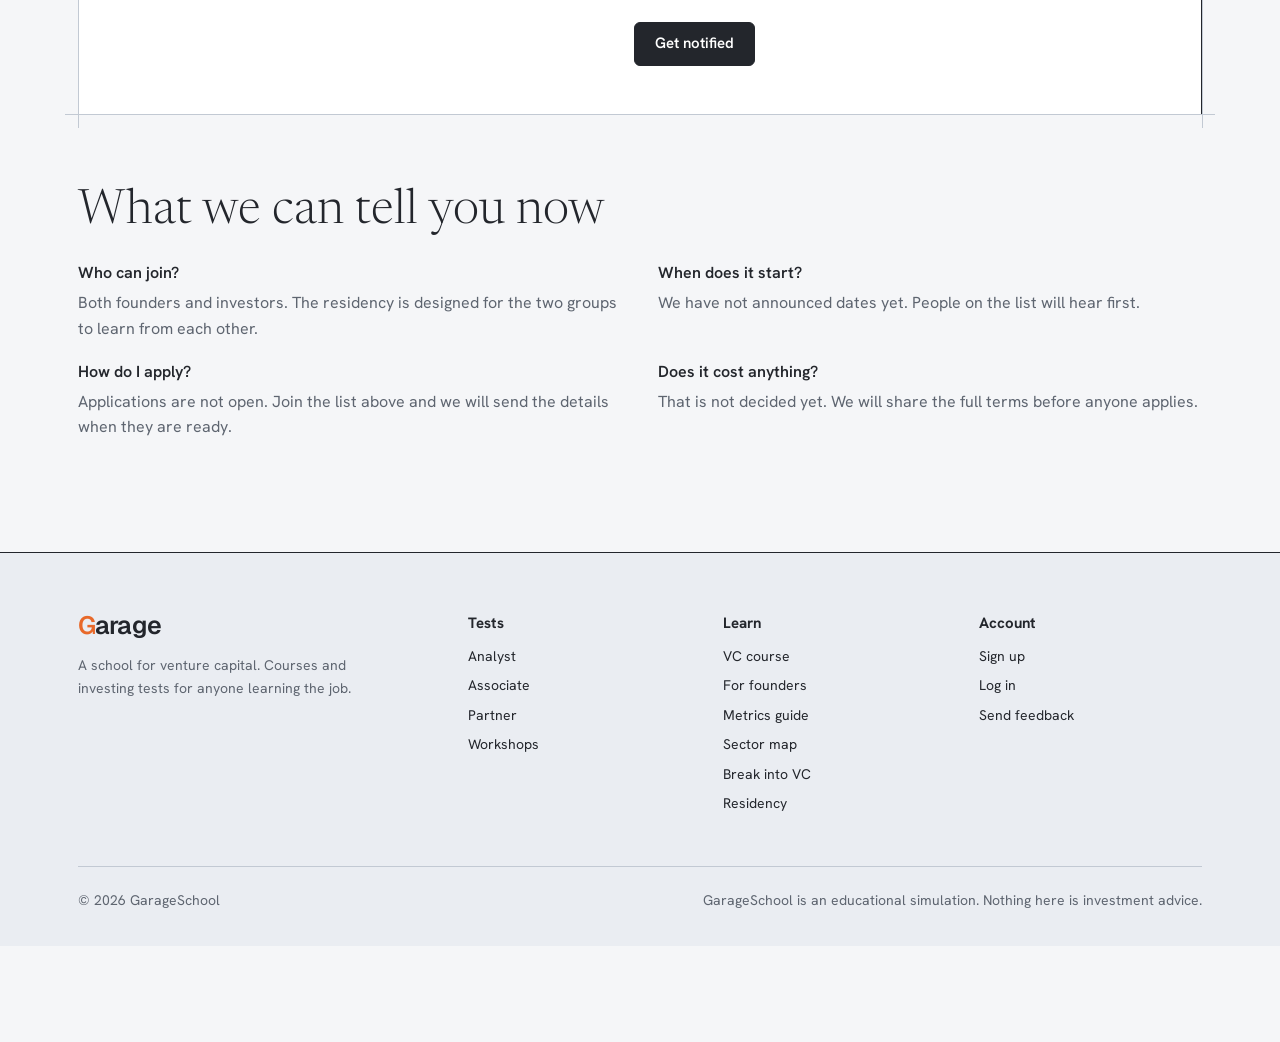
<file: residency.html>
<!doctype html>
<html lang="en">
<head>
<meta charset="utf-8">
<meta name="viewport" content="width=device-width, initial-scale=1">
<title>Residency, coming soon | GarageSchool</title>
<meta name="description" content="The Garage Residency is coming soon, for both founders and investors. Join the list to hear first when details are ready.">
<meta name="theme-color" content="#F5F6F8">
<link rel="icon" type="image/svg+xml" href="assets/img/g-mark.svg">
<link rel="preconnect" href="https://fonts.googleapis.com">
<link rel="preconnect" href="https://fonts.gstatic.com" crossorigin>
<link rel="stylesheet" href="https://fonts.googleapis.com/css2?family=Geist:wght@500..700&family=Newsreader:ital,opsz,wght@0,6..72,300..500;1,6..72,300..400&family=Hanken+Grotesk:ital,wght@0,400..700;1,400..500&display=swap">
<!-- seo -->
<link rel="canonical" href="https://garageschool.vercel.app/residency.html">
<meta name="robots" content="index, follow, max-image-preview:large, max-snippet:-1">
<meta property="og:site_name" content="GarageSchool">
<meta property="og:type" content="website">
<meta property="og:url" content="https://garageschool.vercel.app/residency.html">
<meta property="og:title" content="Residency, coming soon | GarageSchool">
<meta property="og:description" content="The Garage Residency is coming soon, for both founders and investors. Join the list to hear first when details are ready.">
<meta property="og:image" content="https://garageschool.vercel.app/assets/img/share.png">
<meta property="og:image:width" content="1200"><meta property="og:image:height" content="630">
<meta name="twitter:card" content="summary_large_image">
<meta name="twitter:title" content="Residency, coming soon | GarageSchool">
<meta name="twitter:description" content="The Garage Residency is coming soon, for both founders and investors. Join the list to hear first when details are ready.">
<meta name="twitter:image" content="https://garageschool.vercel.app/assets/img/share.png">
<script type="application/ld+json">{"@context":"https://schema.org","@graph":[{"@type":"EducationalOrganization","@id":"https://garageschool.vercel.app/#org","name":"GarageSchool","alternateName":"Garage","url":"https://garageschool.vercel.app/","logo":"https://garageschool.vercel.app/assets/img/g-mark.svg","description":"A school for venture capital. Courses and investing tests for anyone learning the job, plus the Garage Residency for founders and investors (coming soon)."},{"@type":"WebPage","name":"Residency, coming soon","description":"The Garage Residency is coming soon, for both founders and investors. Join the list to hear first when details are ready.","url":"https://garageschool.vercel.app/residency.html","inLanguage":"en","publisher":{"@id":"https://garageschool.vercel.app/#org"}},{"@type":"BreadcrumbList","itemListElement":[{"@type":"ListItem","position":1,"name":"Home","item":"https://garageschool.vercel.app/"},{"@type":"ListItem","position":2,"name":"Residency","item":"https://garageschool.vercel.app/residency.html"}]},{"@type":"FAQPage","mainEntity":[{"@type":"Question","name":"Who can join?","acceptedAnswer":{"@type":"Answer","text":"Both founders and investors. The residency is designed for the two groups to learn from each other."}},{"@type":"Question","name":"When does it start?","acceptedAnswer":{"@type":"Answer","text":"We have not announced dates yet. People on the list will hear first."}},{"@type":"Question","name":"How do I apply?","acceptedAnswer":{"@type":"Answer","text":"Applications are not open. Join the list above and we will send the details when they are ready."}},{"@type":"Question","name":"Does it cost anything?","acceptedAnswer":{"@type":"Answer","text":"That is not decided yet. We will share the full terms before anyone applies."}}]}]}</script>
<!-- /seo -->
<link rel="stylesheet" href="assets/css/garage.css">
<script src="assets/js/theme.js"></script>
<script src="assets/js/forms-config.js" defer></script>
<script src="assets/js/services.js" defer></script>
<script src="assets/js/site.js" defer></script>
</head>
<body>
<a class="skip" href="#main">Skip to content</a>

<header class="site-head">
  <div class="head-bar">
    <a class="logo" href="index.html" aria-label="Garage, home"><span class="brand-mark" aria-hidden="true">G</span>arage</a>
    <nav class="site-nav" aria-label="Main">
      <a href="index.html#tracks">Tests</a>
      <a href="app.html#/course">Course</a>
      <a href="founders.html">Founders</a>
      <a href="ai-tools.html">AI tools</a>
      <a href="app.html#/metrics">Metrics</a>
      <a href="break-into-vc.html">Break into VC</a>
      <a href="residency.html" aria-current="page">Residency</a>
    </nav>
    <div class="nav-right">
      <div class="theme-switch" role="group" aria-label="Theme"><button type="button" data-set-theme="light" title="Light theme" aria-pressed="false"><svg viewBox="0 0 20 20" aria-hidden="true"><circle cx="10" cy="10" r="3.6" fill="none" stroke="currentColor" stroke-width="1.5"/><path d="M10 1.8v2M10 16.2v2M1.8 10h2M16.2 10h2M4.2 4.2l1.4 1.4M14.4 14.4l1.4 1.4M4.2 15.8l1.4-1.4M14.4 5.6l1.4-1.4" stroke="currentColor" stroke-width="1.5" stroke-linecap="round"/></svg><span class="sr-only">Light theme</span></button><button type="button" data-set-theme="dark" title="Dark theme" aria-pressed="false"><svg viewBox="0 0 20 20" aria-hidden="true"><path d="M16.4 12.4A6.8 6.8 0 0 1 7.6 3.6a6.8 6.8 0 1 0 8.8 8.8z" fill="none" stroke="currentColor" stroke-width="1.5" stroke-linejoin="round"/></svg><span class="sr-only">Dark theme</span></button></div>
      <a class="login" href="app.html#/login">Log in</a>
      <a class="btn btn-primary btn-sm head-cta" href="app.html#/signup">Sign up</a>
      <button class="nav-toggle" type="button" aria-expanded="false" aria-controls="mobile-nav">Menu</button>
    </div>
  </div>
  <nav class="mobile-nav" id="mobile-nav" aria-label="Main">
    <a href="index.html#tracks">Tests</a><a href="app.html#/course">Course</a><a href="founders.html">Founders</a><a href="ai-tools.html">AI tools</a>
    <a href="app.html#/metrics">Metrics</a><a href="break-into-vc.html">Break into VC</a><a href="residency.html">Residency</a><a href="app.html#/login">Log in</a>
    <a class="btn btn-primary" href="app.html#/signup">Sign up</a>
  </nav>
</header>

<main id="main">
  <section class="res-hero">
    <div class="wrap">
      <h1>Coming soon.</h1>
      <p class="res-sub">The Garage Residency, for founders and investors.</p>
      <p class="res-when">Ready to build from <span class="res-date">date to be announced</span></p>
      <p class="res-lede">Details are on the way. Join the list and you will hear first.</p>
      <div class="hero-actions"><a class="btn btn-primary btn-lg" href="#notify">Get notified</a></div>
    </div>
    <svg class="pencil res-art" viewBox="0 0 1100 500" role="img" aria-label="A pencil drawing of an open garage where five people are building a company. Two are coding, thinking why does this even work and ship it tonight. One builds a small robot at a workbench, thinking one more solder joint. One is on the phone telling an investor that Friday works for the partner meeting. One is asleep on the couch, wondering whether to pivot to AI. Around them are a pegboard of tools, a shelf of boxes and paint cans, a spare tire, a ladder, a cord reel and a broom."><defs><filter id="pencil-garage" x="-2%" y="-2%" width="104%" height="104%"><feTurbulence type="fractalNoise" baseFrequency=".85" numOctaves="1" seed="4" result="n"/><feDisplacementMap in="SourceGraphic" in2="n" scale="1.8"/></filter></defs><g filter="url(#pencil-garage)" stroke-linecap="round" stroke-linejoin="round"><path d="M9.6 480.3 C226.4 479.5, 442.8 479.4, 1089.9 479.9 M10.1 480.1 C395.1 480.7, 780.3 480.8, 1089.8 480.0" stroke="#2A2926" stroke-width="0.7" fill="none"/><path d="M10.5 484.1 C84.6 484.5, 158.6 484.8, 380.3 483.2 M10.3 483.9 C149.7 484.9, 289.5 484.8, 379.9 483.9" stroke="#2A2926" stroke-width="0.7" fill="none"/><path d="M40.1 109.6 C141.6 90.5, 243.5 73.3, 549.2 20.1 M39.6 109.6 C243.1 73.2, 447.4 37.0, 550.0 19.7 M549.2 19.9 C654.0 38.4, 757.0 56.8, 1059.6 109.3 M550.2 19.8 C675.3 43.1, 799.9 65.7, 1059.9 110.1 M1060.1 109.1 C840.6 109.7, 622.2 109.7, 40.5 109.3 M1060.3 109.6 C735.0 108.9, 409.2 108.9, 40.3 110.1" stroke="#2A2926" stroke-width="1.3" fill="none"/><path d="M59.6 109.2 C256.7 109.3, 452.8 108.9, 1039.7 109.4 M59.7 110.2 C276.4 110.1, 492.3 110.4, 1040.2 109.6 M1041.2 110.0 C1041.9 192.8, 1041.8 272.5, 1039.0 479.7 M1039.9 109.9 C1039.6 225.5, 1039.9 341.6, 1039.5 479.7 M1039.7 479.9 C815.1 480.4, 588.8 480.2, 60.4 480.0 M1040.3 480.0 C750.9 482.9, 461.8 482.8, 60.2 479.7 M59.3 480.4 C59.9 394.9, 59.8 311.6, 59.6 110.3 M59.7 480.5 C58.4 394.9, 58.9 308.1, 60.5 109.8" stroke="#2A2926" stroke-width="1.3" fill="none"/><g opacity=".55"><path d="M45.5 110.2 C247.6 110.7, 450.4 110.8, 1054.1 110.2 M45.9 109.9 C289.9 110.9, 533.5 111.0, 1053.7 109.7" stroke="#2A2926" stroke-width="0.7" fill="none"/><path d="M46.2 480.0 C248.1 479.4, 449.8 478.8, 1054.4 479.9 M46.0 479.7 C311.3 478.5, 576.8 478.9, 1053.8 480.1" stroke="#2A2926" stroke-width="0.7" fill="none"/><path d="M59.9 95.7 C59.8 175.9, 59.2 255.1, 59.6 494.6 M60.2 96.1 C59.2 208.9, 59.3 322.6, 59.9 494.1" stroke="#2A2926" stroke-width="0.7" fill="none"/><path d="M1039.5 95.3 C1039.2 175.6, 1039.9 255.2, 1040.0 494.1 M1040.3 95.8 C1040.4 218.0, 1040.4 339.3, 1040.1 494.1" stroke="#2A2926" stroke-width="0.7" fill="none"/></g><path d="M90.4 132.3 C274.8 131.4, 458.5 131.6, 1010.4 131.6 M89.7 132.2 C391.1 134.1, 692.1 134.1, 1010.2 132.0 M1009.6 133.0 C1009.7 137.8, 1009.2 147.6, 1009.6 156.9 M1010.3 132.7 C1010.3 138.3, 1009.9 145.0, 1010.2 156.3 M1009.6 156.2 C726.4 155.3, 442.8 155.5, 90.0 156.0 M1009.7 156.1 C665.6 157.2, 321.2 156.7, 90.1 156.1 M91.1 157.0 C91.2 150.8, 90.5 143.1, 90.4 132.4 M89.8 156.6 C89.6 150.5, 90.6 143.8, 90.0 131.7" stroke="#2A2926" stroke-width="1.3" fill="none"/><path d="M92.0 140.0 C275.3 141.5, 459.3 141.0, 1007.6 140.2 M91.9 140.0 C411.2 139.3, 730.9 139.2, 1007.7 139.9" stroke="#2A2926" stroke-width="0.7" fill="none"/><path d="M91.7 147.7 C275.7 147.5, 459.7 147.2, 1007.9 147.8 M91.9 147.8 C431.1 148.1, 769.8 147.9, 1007.8 147.8" stroke="#2A2926" stroke-width="0.7" fill="none"/><path d="M88.4 157.4 C88.6 221.1, 89.5 286.0, 90.8 481.4 M90.2 156.4 C89.1 282.9, 89.5 409.8, 89.9 479.4" stroke="#2A2926" stroke-width="1.3" fill="none"/><path d="M1010.6 156.7 C1010.2 220.5, 1010.9 286.3, 1008.7 480.2 M1010.5 155.9 C1010.0 224.8, 1010.1 293.5, 1010.3 479.2" stroke="#2A2926" stroke-width="1.3" fill="none"/><path d="M89.9 451.9 C274.8 451.5, 458.4 452.0, 1009.8 451.6 M89.7 451.7 C305.1 451.6, 520.9 451.8, 1010.2 452.1" stroke="#2A2926" stroke-width="0.7" fill="none"/><g opacity=".8"><path d="M98.7 234.9 C114.5 237.9, 130.1 237.2, 176.6 237.0 M99.4 236.3 C119.8 235.7, 138.7 236.2, 175.3 236.5 M176.6 234.9 C174.8 248.3, 178.0 257.5, 175.9 288.0 M176.2 236.0 C175.9 248.9, 175.6 262.8, 176.7 288.4 M176.9 287.5 C159.2 289.5, 143.7 287.2, 99.2 289.4 M175.5 287.5 C158.4 287.9, 140.6 286.8, 99.9 288.7 M101.0 287.6 C101.0 268.2, 101.7 248.7, 100.0 237.1 M99.1 288.7 C100.4 276.5, 100.6 264.1, 100.6 235.6" stroke="#2A2926" stroke-width="0.9" fill="none"/><path d="M113.1 249.4 C116.3 248.6, 120.0 248.9, 131.5 247.6 M111.8 247.7 C116.9 247.6, 121.1 247.5, 129.7 248.2 M121.2 247.1 C122.2 255.5, 122.4 261.5, 120.3 279.0 M120.5 248.2 C120.0 257.3, 120.7 268.1, 121.1 277.8" stroke="#2A2926" stroke-width="0.9" fill="none"/><path d="M146.2 246.6 C144.9 252.4, 144.7 260.2, 145.2 279.7 M146.0 246.8 C145.3 254.8, 145.9 265.5, 146.0 278.0 M139.8 245.6 C143.2 245.9, 146.7 245.9, 151.2 245.0 M140.4 246.2 C142.5 245.5, 144.8 245.5, 151.7 245.5 M139.5 277.4 C143.1 278.7, 145.0 279.0, 151.3 278.4 M139.7 277.5 C144.4 278.5, 148.6 277.5, 151.9 278.4" stroke="#2A2926" stroke-width="0.9" fill="none"/><path d="M163.2 245.7 C164.1 250.1, 163.7 257.2, 164.3 270.2 M164.4 246.2 C164.7 252.7, 163.2 261.1, 164.4 269.8 M163.7 269.8 C162.8 271.7, 162.4 274.3, 159.2 277.7 M164.0 270.2 C162.7 271.9, 161.9 274.4, 159.6 278.2 M163.2 270.3 C164.8 271.6, 165.7 273.6, 167.4 277.3 M163.8 270.0 C165.6 272.9, 167.1 275.7, 167.9 277.9" stroke="#2A2926" stroke-width="0.9" fill="none"/><path d="M98.2 298.8 C116.9 298.5, 131.6 298.2, 177.4 298.8 M100.7 299.5 C126.1 301.0, 152.0 299.4, 176.8 299.6 M174.9 299.8 C173.9 340.9, 176.0 385.5, 177.3 450.4 M175.4 300.7 C176.2 350.5, 176.0 401.0, 176.3 449.9 M177.1 448.7 C154.6 450.7, 135.4 450.1, 98.6 449.9 M175.7 450.8 C150.2 449.2, 125.9 448.9, 99.7 450.8 M98.4 448.6 C97.8 398.7, 99.5 352.1, 98.5 300.4 M99.9 450.7 C100.4 406.9, 100.6 364.3, 100.4 299.6" stroke="#2A2926" stroke-width="0.9" fill="none"/><path d="M100.5 350.9 C115.0 351.1, 129.7 349.2, 175.2 350.6 M99.4 350.4 C127.3 350.1, 154.6 349.9, 175.6 349.6" stroke="#2A2926" stroke-width="0.7" fill="none"/><path d="M99.8 400.3 C116.0 400.2, 130.6 399.0, 175.9 399.6 M99.7 400.0 C128.6 400.1, 158.5 399.6, 175.8 399.4" stroke="#2A2926" stroke-width="0.7" fill="none"/><path d="M106.7 317.6 C113.1 317.9, 121.5 317.0, 139.0 319.6 M107.8 317.3 C114.6 318.3, 119.8 318.7, 138.1 318.7 M139.3 318.5 C138.1 328.8, 138.5 341.0, 137.6 349.9 M137.3 317.5 C138.3 329.0, 137.3 340.3, 138.5 349.9 M136.5 349.9 C128.3 348.5, 119.8 350.0, 106.2 350.6 M137.9 349.5 C130.4 349.4, 122.4 350.2, 107.5 350.0 M106.2 349.6 C107.9 337.0, 108.5 324.9, 106.3 316.9 M107.6 350.7 C108.3 337.1, 108.0 324.9, 108.6 317.5" stroke="#2A2926" stroke-width="0.9" fill="none"/><path d="M143.2 324.7 C147.8 325.0, 151.6 325.1, 166.5 326.2 M142.1 326.4 C147.9 326.2, 154.3 326.1, 168.5 326.5 M168.9 326.7 C167.1 333.8, 168.0 341.2, 167.1 350.9 M168.5 325.7 C167.9 331.2, 167.8 335.6, 168.0 349.3 M169.3 351.5 C158.3 350.1, 151.7 351.2, 143.6 348.5 M167.9 350.2 C161.1 350.4, 155.5 349.1, 141.5 349.2 M141.4 351.2 C141.2 343.3, 143.8 335.0, 142.7 325.6 M142.7 350.7 C142.5 341.3, 142.7 332.8, 142.1 325.5" stroke="#2A2926" stroke-width="0.9" fill="none"/><path d="M108.2 371.2 C110.2 368.5, 115.6 369.5, 125.6 368.9 M108.4 369.8 C112.0 369.8, 116.6 369.3, 125.2 370.2 M126.4 370.9 C124.3 379.8, 125.9 390.9, 124.5 398.3 M125.9 369.9 C125.1 378.7, 125.9 387.2, 125.5 400.6 M126.4 399.6 C121.2 398.3, 114.6 398.8, 109.3 399.9 M126.0 399.3 C122.2 399.6, 118.0 399.9, 107.5 400.1 M108.5 399.1 C106.3 389.5, 107.3 378.4, 107.4 370.4 M108.0 400.7 C108.8 390.7, 107.7 380.9, 107.6 369.5" stroke="#2A2926" stroke-width="0.9" fill="none"/><path d="M129.3 374.3 C133.6 375.2, 138.8 373.8, 148.6 374.8 M130.7 373.2 C135.5 373.7, 140.3 374.4, 147.5 374.0 M148.0 375.1 C149.2 385.6, 147.8 393.1, 149.6 399.3 M147.2 374.0 C148.1 383.5, 148.0 391.6, 148.7 400.0 M147.6 401.0 C142.1 399.8, 136.3 399.9, 131.2 401.2 M148.0 400.0 C140.1 400.8, 133.5 399.2, 129.4 399.3 M131.7 400.7 C131.3 394.3, 130.8 385.5, 131.7 375.1 M129.3 400.7 C128.9 393.1, 130.1 385.4, 129.1 373.5" stroke="#2A2926" stroke-width="0.9" fill="none"/><path d="M150.3 365.5 C156.9 366.3, 158.7 365.9, 168.3 365.5 M151.4 366.2 C157.5 365.6, 162.3 365.8, 169.8 365.8 M169.6 367.4 C170.5 373.8, 169.8 379.2, 171.0 400.4 M170.4 366.2 C169.6 373.9, 170.5 381.2, 170.2 399.4 M168.9 399.2 C163.1 401.3, 158.0 400.9, 153.1 399.3 M170.1 400.7 C163.3 400.1, 156.2 399.9, 151.4 400.2 M151.2 398.6 C152.6 389.7, 150.6 377.6, 152.5 364.2 M152.4 400.6 C151.2 392.5, 151.0 383.6, 152.4 365.5" stroke="#2A2926" stroke-width="0.9" fill="none"/><path d="M131.0 414.8 C136.0 413.4, 143.2 414.2, 148.5 415.4 C153.9 416.5, 160.0 418.5, 163.1 421.7 C166.2 424.9, 168.1 430.6, 167.1 434.7 C166.0 438.7, 161.5 443.1, 156.9 445.8 C152.4 448.6, 145.1 451.2, 139.6 451.3 C134.0 451.4, 128.2 449.3, 123.8 446.5 C119.4 443.7, 114.6 438.4, 113.3 434.6 C112.0 430.8, 112.7 427.0, 116.1 423.7 C119.5 420.4, 130.1 416.4, 133.7 414.7 C137.2 413.1, 137.4 413.9, 137.5 414.0 M143.5 414.9 C148.7 415.3, 155.5 417.3, 159.5 420.2 C163.5 423.1, 167.2 428.5, 167.7 432.3 C168.1 436.0, 165.8 439.4, 162.1 442.5 C158.3 445.7, 150.8 450.2, 145.2 451.0 C139.6 451.8, 133.8 449.0, 128.7 447.2 C123.6 445.4, 117.0 443.7, 114.7 440.1 C112.4 436.5, 113.3 429.7, 115.1 425.6 C116.8 421.4, 120.8 416.9, 125.3 415.1 C129.9 413.2, 139.4 414.6, 142.5 414.5 C145.6 414.4, 143.9 414.3, 144.0 414.6" stroke="#2A2926" stroke-width="0.9" fill="none"/><path d="M143.0 424.3 C145.4 424.8, 149.0 426.2, 150.6 427.6 C152.2 429.1, 152.9 431.1, 152.6 432.9 C152.2 434.6, 150.4 436.9, 148.5 438.1 C146.6 439.2, 144.0 439.5, 141.2 439.5 C138.4 439.6, 133.8 439.4, 131.6 438.5 C129.4 437.7, 128.6 436.2, 128.0 434.3 C127.5 432.5, 127.2 429.2, 128.4 427.6 C129.6 425.9, 132.4 425.1, 135.2 424.5 C137.9 423.8, 142.9 423.5, 144.7 423.6 C146.6 423.7, 146.1 424.7, 146.1 425.0 M139.0 422.8 C141.4 422.7, 144.5 425.0, 146.7 426.5 C148.9 428.0, 151.3 430.0, 152.1 431.7 C153.0 433.4, 153.6 435.4, 152.1 436.7 C150.5 438.1, 145.9 439.2, 143.0 439.8 C140.0 440.4, 136.8 440.8, 134.5 440.3 C132.1 439.8, 130.0 438.0, 128.7 436.6 C127.4 435.2, 126.1 433.8, 126.8 431.8 C127.5 429.8, 130.7 425.8, 132.8 424.6 C135.0 423.4, 138.7 424.5, 139.7 424.4 C140.7 424.3, 138.6 424.1, 138.8 424.1" stroke="#2A2926" stroke-width="0.9" fill="none"/><path d="M490.7 452.3 C494.6 413.3, 500.3 378.8, 517.4 266.7 M492.2 452.1 C500.4 387.7, 507.6 321.1, 515.2 267.2" stroke="#2A2926" stroke-width="0.9" fill="none"/><path d="M517.2 451.3 C522.2 416.2, 527.7 379.2, 538.9 268.9 M516.6 451.4 C525.9 383.6, 535.0 314.5, 539.5 268.7" stroke="#2A2926" stroke-width="0.9" fill="none"/><path d="M495.1 428.9 C498.6 430.1, 503.8 430.7, 519.0 429.6 M494.4 430.3 C504.2 430.3, 513.6 429.9, 518.9 430.3" stroke="#2A2926" stroke-width="0.7" fill="none"/><path d="M498.6 398.7 C503.8 397.7, 508.8 398.9, 523.9 399.0 M498.7 397.9 C503.8 398.2, 509.8 397.5, 523.3 398.2" stroke="#2A2926" stroke-width="0.7" fill="none"/><path d="M502.1 366.1 C509.0 365.1, 513.8 367.0, 526.3 366.1 M503.1 365.5 C509.3 366.1, 514.5 366.3, 527.8 366.0" stroke="#2A2926" stroke-width="0.7" fill="none"/><path d="M508.0 333.4 C511.7 335.1, 516.4 332.8, 531.2 333.1 M507.5 334.2 C513.6 333.9, 520.3 333.7, 531.0 333.9" stroke="#2A2926" stroke-width="0.7" fill="none"/><path d="M511.4 300.8 C516.9 302.6, 521.4 301.1, 536.1 302.5 M511.8 301.8 C518.0 301.8, 524.9 302.5, 535.4 301.7" stroke="#2A2926" stroke-width="0.7" fill="none"/><path d="M514.9 270.6 C519.7 270.0, 526.5 269.1, 538.6 269.6 M516.2 270.5 C523.5 269.8, 530.8 270.1, 539.8 269.6" stroke="#2A2926" stroke-width="0.7" fill="none"/><path d="M993.3 300.0 C990.0 329.4, 986.8 359.2, 979.3 451.5 M991.2 300.2 C988.9 348.2, 984.7 396.9, 980.4 449.2" stroke="#2A2926" stroke-width="0.9" fill="none"/><path d="M970.2 449.1 C975.6 448.5, 978.6 449.1, 990.4 450.1 M969.5 449.5 C976.6 449.2, 984.6 450.5, 990.8 450.7 M988.2 450.5 C990.1 454.1, 988.2 458.2, 985.7 468.2 M990.0 450.6 C988.9 455.0, 986.8 460.2, 983.2 469.6 M983.7 470.1 C981.1 469.7, 978.7 470.1, 975.7 469.3 M984.2 469.6 C982.1 469.8, 979.8 470.0, 976.2 470.2 M974.7 469.2 C973.8 461.5, 972.3 453.7, 969.7 449.6 M975.1 470.6 C973.5 462.6, 971.0 454.6, 969.8 449.4" stroke="#2A2926" stroke-width="0.9" fill="none"/><path d="M473.6 433.5 C475.8 434.1, 479.1 436.3, 480.3 438.6 C481.4 440.9, 481.4 444.8, 480.7 447.2 C480.0 449.6, 477.7 451.9, 475.9 453.1 C474.1 454.3, 472.0 454.6, 469.6 454.4 C467.3 454.2, 463.4 453.6, 461.6 451.9 C459.9 450.2, 459.3 446.7, 459.4 444.2 C459.5 441.7, 460.7 438.7, 462.0 436.8 C463.3 434.9, 464.8 433.1, 467.2 432.7 C469.5 432.4, 474.5 434.3, 476.0 434.6 C477.5 434.8, 476.4 434.3, 476.2 434.4 M472.6 432.9 C474.7 433.6, 476.7 436.8, 477.9 438.9 C479.1 441.1, 480.0 443.7, 479.9 445.8 C479.8 448.0, 478.5 450.1, 477.1 451.9 C475.6 453.7, 473.4 456.3, 471.3 456.5 C469.3 456.8, 466.8 455.3, 464.7 453.4 C462.7 451.6, 460.0 448.0, 459.1 445.5 C458.2 442.9, 458.2 440.1, 459.4 438.4 C460.7 436.6, 464.1 435.9, 466.6 434.9 C469.0 433.9, 473.0 433.0, 474.0 432.6 C475.1 432.2, 473.3 432.4, 472.8 432.7" stroke="#2A2926" stroke-width="0.9" fill="none"/><path d="M470.6 439.8 C471.2 439.9, 471.8 441.3, 472.5 441.8 C473.1 442.4, 474.6 442.4, 474.6 443.2 C474.5 444.1, 473.0 446.0, 472.3 446.9 C471.6 447.8, 471.1 448.6, 470.5 448.5 C469.9 448.5, 469.6 447.2, 468.7 446.6 C467.9 446.1, 465.9 445.8, 465.6 445.0 C465.2 444.2, 466.3 442.6, 466.8 441.9 C467.3 441.3, 467.7 441.4, 468.5 441.1 C469.3 440.9, 471.0 440.7, 471.4 440.4 C471.8 440.1, 471.0 439.2, 470.9 439.2 M469.3 440.2 C470.2 439.9, 472.8 439.3, 473.7 440.0 C474.7 440.7, 475.1 443.4, 475.0 444.6 C474.9 445.9, 473.9 447.0, 473.2 447.7 C472.5 448.3, 471.3 448.6, 470.6 448.4 C470.0 448.3, 470.2 447.3, 469.4 447.0 C468.6 446.6, 466.2 447.3, 465.7 446.4 C465.2 445.5, 466.2 442.6, 466.4 441.4 C466.7 440.3, 466.7 439.6, 467.3 439.3 C467.8 438.9, 469.1 439.3, 469.8 439.2 C470.5 439.2, 471.5 439.0, 471.5 439.0" stroke="#2A2926" stroke-width="0.9" fill="none"/></g><g transform="translate(70 62)"><path d="M125.7 299.9 C182.2 299.0, 242.2 299.0, 415.0 299.4 M125.4 299.4 C186.0 299.1, 247.3 298.8, 415.1 300.1 M415.3 300.7 C414.4 303.4, 415.3 305.7, 415.0 310.7 M414.9 299.6 C415.0 302.8, 415.2 304.7, 414.6 309.8 M415.3 311.5 C355.2 309.7, 292.1 309.2, 124.1 309.2 M415.8 309.7 C355.6 309.5, 297.0 310.9, 125.3 309.9 M124.1 310.1 C125.9 307.8, 125.7 305.9, 124.6 301.0 M125.4 310.4 C125.2 306.9, 124.9 303.6, 125.0 299.6" stroke="#2A2926" stroke-width="1.3" fill="none"/><path d="M134.7 308.7 C135.1 325.1, 132.7 342.4, 136.4 391.8 M135.9 310.6 C134.7 329.1, 134.5 346.7, 135.6 389.8" stroke="#2A2926" stroke-width="1.3" fill="none"/><path d="M403.4 312.0 C402.6 324.2, 404.4 342.7, 403.3 390.1 M404.1 309.8 C405.5 330.6, 404.9 351.5, 403.9 389.6" stroke="#2A2926" stroke-width="1.3" fill="none"/><path d="M128.5 188.5 L261.6 188.6 L259.3 275.6 L128.2 274.5" stroke="none" stroke-width="0" fill="#FFFFFF"/><path d="M130.5 190.8 C155.4 191.4, 183.4 190.7, 260.6 188.3 M128.5 189.0 C165.5 191.0, 200.8 191.0, 260.3 189.3 M260.2 187.8 C261.6 216.6, 261.1 246.9, 259.0 276.8 M260.8 189.8 C261.0 210.4, 260.3 233.8, 260.5 275.6 M262.7 275.1 C225.3 273.4, 192.7 275.3, 127.2 275.8 M260.0 276.3 C217.6 276.5, 173.0 275.3, 129.2 274.9 M127.0 277.6 C128.8 252.2, 127.2 224.2, 128.1 190.3 M129.4 276.8 C128.4 244.0, 129.4 209.4, 129.5 189.2" stroke="#2A2926" stroke-width="1.3" fill="none"/><text x="137" y="205" class="code"><tspan class="kw">if</tspan> (users &gt; 0) {</text><text x="137" y="217" class="code">  ship();</text><text x="137" y="229" class="code">} <tspan class="kw">else</tspan> {</text><text x="137" y="241" class="code">  pivot();</text><text x="137" y="253" class="code">}</text><text x="137" y="265" class="code">// TODO: sleep</text><path d="M195.3 275.7 C196.7 281.5, 193.5 286.8, 196.0 300.9 M194.9 276.4 C194.8 283.0, 195.7 289.5, 194.8 299.0" stroke="#2A2926" stroke-width="1.3" fill="none"/><path d="M180.4 299.2 C186.2 299.8, 192.3 300.7, 207.8 299.5 M181.1 299.7 C189.3 299.8, 198.5 300.3, 209.1 300.5" stroke="#2A2926" stroke-width="0.7" fill="none"/><path d="M165 345 C164.4 323.7, 174.2 304.4, 194.2 306.9 C214.4 309.3, 221.5 322.9, 221.7 348.1 C215.5 348.0, 197.3 342.4, 167.5 343.7" stroke="none" stroke-width="0" fill="#FFFFFF"/><path d="M165 345 C164.5 317.8, 174.8 307.0, 192.8 305.9 M163.8 346.8 C167.1 320.9, 174.1 304.6, 197.1 305.1 M195 306 C218.3 305.1, 226.5 319.7, 226.4 346.9 M196.5 307.4 C215.8 308.3, 223.5 321.9, 226.8 345.3 M225.4 345.2 C203.4 345.3, 182.0 344.1, 166.1 344.0 M224.7 344.7 C209.6 345.4, 193.6 344.3, 165.3 344.7" stroke="#2A2926" stroke-width="1.3" fill="none"/><path d="M194.8 277.8 C197.3 277.3, 200.3 278.6, 202.5 280.5 C204.8 282.4, 207.8 286.1, 208.4 289.2 C209.0 292.3, 207.5 296.5, 206.1 299.2 C204.6 301.8, 202.4 304.0, 199.8 305.1 C197.3 306.2, 193.1 306.6, 190.6 305.6 C188.0 304.5, 185.9 301.4, 184.4 298.8 C182.8 296.1, 181.0 292.7, 181.2 289.6 C181.5 286.5, 183.2 282.3, 185.8 280.3 C188.5 278.4, 195.1 278.6, 197.1 278.1 C199.1 277.6, 198.0 277.1, 197.8 277.4 M190.1 277.4 C192.3 276.1, 195.7 277.7, 198.2 278.9 C200.6 280.1, 203.5 282.1, 205.0 284.7 C206.5 287.2, 207.5 291.2, 207.1 294.3 C206.8 297.3, 204.4 301.0, 202.8 302.9 C201.2 304.8, 200.1 305.3, 197.4 305.6 C194.7 305.9, 189.1 306.2, 186.6 304.8 C184.1 303.4, 183.2 300.4, 182.5 297.0 C181.9 293.6, 181.5 287.4, 182.8 284.3 C184.0 281.2, 189.1 279.4, 190.1 278.4 C191.1 277.4, 188.5 278.1, 188.7 278.3" stroke="none" stroke-width="0" fill="#FFFFFF"/><path d="M196.8 279.1 C199.7 279.6, 203.4 281.0, 205.4 283.0 C207.4 285.0, 208.7 288.0, 208.8 291.2 C208.9 294.4, 207.9 299.7, 206.0 302.2 C204.1 304.7, 200.4 305.6, 197.4 305.9 C194.3 306.2, 190.3 305.6, 187.6 303.9 C185.0 302.2, 182.3 298.4, 181.5 295.7 C180.7 293.1, 181.7 290.6, 183.0 288.0 C184.3 285.5, 186.0 282.0, 189.1 280.5 C192.3 279.0, 199.4 278.7, 202.0 279.0 C204.6 279.3, 205.0 282.2, 204.7 282.4 M193.5 277.1 C195.8 276.9, 198.7 280.0, 201.3 281.8 C203.9 283.7, 208.2 285.8, 209.2 288.2 C210.2 290.7, 209.0 294.2, 207.3 296.8 C205.5 299.3, 201.5 302.2, 198.9 303.5 C196.2 304.9, 194.1 305.3, 191.4 304.9 C188.8 304.5, 184.7 303.8, 182.9 301.2 C181.1 298.5, 179.8 292.2, 180.5 289.0 C181.2 285.9, 184.7 283.9, 187.1 282.3 C189.5 280.7, 194.1 280.2, 195.0 279.3 C196.0 278.4, 193.0 277.1, 192.8 277.1" stroke="#2A2926" stroke-width="1.3" fill="none"/><path d="M170.7 338.0 L220.7 338.0 L222.9 362.9 L171.0 362.3" stroke="none" stroke-width="0" fill="#FFFFFF"/><path d="M168.7 335.5 C179.8 337.3, 190.4 333.9, 222.9 334.3 M168.2 335.3 C188.2 335.0, 209.6 336.2, 220.4 336.1 M222.0 335.2 C220.5 340.6, 219.4 346.2, 220.1 360.3 M221.3 336.9 C221.2 345.9, 221.8 356.4, 221.6 362.5 M221.9 362.2 C205.2 360.9, 187.3 359.8, 170.7 361.8 M220.3 362.6 C211.0 360.8, 199.7 362.5, 168.8 362.2 M169.6 359.8 C168.8 353.5, 170.8 343.3, 169.1 336.3 M169.5 362.8 C169.5 357.3, 168.8 351.3, 168.6 335.1" stroke="#2A2926" stroke-width="1.3" fill="none"/><path d="M173.4 360.4 C172.1 368.1, 175.6 371.5, 169.8 390.9 M174.6 362.7 C175.3 366.6, 173.4 372.9, 170.9 389.9" stroke="#2A2926" stroke-width="1.3" fill="none"/><path d="M216.5 363.7 C215.6 367.2, 216.1 371.8, 219.1 389.1 M215.0 361.9 C216.1 369.2, 215.6 375.5, 219.3 389.6" stroke="#2A2926" stroke-width="1.3" fill="none"/><path d="M195.3 362.5 C196.7 366.3, 196.1 372.1, 196.5 391.7 M195.4 361.1 C194.8 369.6, 195.2 375.8, 195.8 389.3" stroke="#2A2926" stroke-width="1.3" fill="none"/><path d="M278.0 189.4 L410.9 191.1 L409.6 277.9 L280.7 274.3" stroke="none" stroke-width="0" fill="#FFFFFF"/><path d="M278.0 189.4 C304.4 193.1, 330.1 190.2, 409.4 190.0 M279.8 190.5 C313.3 190.4, 348.5 189.2, 410.1 189.0 M410.0 190.3 C410.7 214.1, 412.7 238.8, 411.8 274.8 M410.4 189.6 C410.0 213.1, 410.7 235.6, 411.2 275.8 M412.1 275.2 C360.2 273.6, 304.2 274.5, 280.0 274.0 M410.6 276.0 C370.0 275.9, 327.6 276.4, 278.6 276.4 M280.9 277.0 C280.6 249.7, 279.4 227.0, 277.3 189.4 M278.2 276.8 C278.1 253.9, 279.7 232.1, 278.3 189.0" stroke="#2A2926" stroke-width="1.3" fill="none"/><text x="287" y="205" class="code"><tspan class="kw">def</tspan> demo_day():</text><text x="287" y="217" class="code">    fix_bugs()</text><text x="287" y="229" class="code">    deploy(<tspan class="kw">"prod"</tspan>)</text><text x="287" y="241" class="code">    <tspan class="kw">return</tspan> <tspan class="kw">"live"</tspan></text><text x="287" y="253" class="code"></text><text x="287" y="265" class="code">$ git push</text><path d="M342.8 274.2 C345.6 282.0, 344.5 285.1, 344.7 298.2 M344.0 275.7 C345.7 283.2, 345.3 290.4, 344.5 301.0" stroke="#2A2926" stroke-width="1.3" fill="none"/><path d="M331.5 300.8 C335.6 300.2, 342.9 299.9, 359.5 300.4 M330.6 299.4 C339.7 299.9, 347.9 299.7, 359.0 300.4" stroke="#2A2926" stroke-width="0.7" fill="none"/><path d="M315 345 C313.2 320.9, 321.1 303.8, 344.7 304.7 C366.3 308.1, 372.3 320.5, 375.0 348.2 C362.8 341.6, 352.0 340.9, 312.4 344.1" stroke="none" stroke-width="0" fill="#FFFFFF"/><path d="M315 345 C316.3 319.7, 323.4 306.1, 342.8 304.9 M314.4 343.4 C313.9 320.7, 321.4 306.8, 345.1 303.7 M345 306 C366.0 305.8, 376.0 317.9, 374.5 345.6 M346.0 306.9 C368.4 308.1, 376.3 321.8, 375.7 347.4 M373.8 343.2 C350.5 344.7, 329.2 343.3, 315.6 346.6 M375.5 344.9 C351.4 344.3, 328.3 343.6, 315.3 344.3" stroke="#2A2926" stroke-width="1.3" fill="none"/><path d="M347.3 277.6 C350.2 277.5, 353.4 279.4, 355.2 281.7 C357.0 284.0, 358.1 288.2, 358.1 291.3 C358.1 294.3, 356.5 297.7, 355.0 300.0 C353.5 302.4, 351.6 304.6, 349.1 305.4 C346.6 306.1, 342.8 305.9, 340.1 304.4 C337.5 303.0, 334.6 299.3, 333.3 296.7 C332.0 294.1, 331.6 291.4, 332.4 288.7 C333.2 286.0, 335.4 282.4, 338.1 280.7 C340.8 279.1, 346.8 279.0, 348.4 278.7 C350.1 278.3, 348.0 278.6, 348.0 278.7 M338.9 280.0 C341.1 278.2, 344.7 276.8, 347.6 277.5 C350.6 278.1, 354.9 281.3, 356.5 284.0 C358.2 286.7, 358.1 290.7, 357.5 293.6 C357.0 296.4, 355.1 298.9, 353.2 300.9 C351.3 302.9, 348.4 305.1, 346.1 305.6 C343.7 306.2, 341.3 305.8, 339.0 304.3 C336.6 302.8, 333.3 299.2, 332.0 296.4 C330.7 293.5, 330.0 290.2, 331.3 287.3 C332.7 284.4, 339.2 280.4, 340.3 278.9 C341.5 277.5, 338.6 278.5, 338.3 278.7" stroke="none" stroke-width="0" fill="#FFFFFF"/><path d="M342.6 278.6 C345.0 278.2, 348.6 279.4, 351.1 280.8 C353.7 282.3, 356.9 284.6, 357.9 287.3 C358.9 289.9, 358.3 293.8, 357.2 296.7 C356.1 299.6, 353.6 303.5, 351.2 304.9 C348.7 306.3, 345.2 305.6, 342.5 305.1 C339.8 304.5, 337.0 303.9, 335.2 301.9 C333.5 299.8, 332.1 295.8, 331.9 292.6 C331.8 289.5, 332.1 285.3, 334.2 283.0 C336.2 280.7, 342.4 279.7, 344.2 279.0 C345.9 278.4, 344.7 279.1, 344.7 279.1 M338.1 278.4 C340.7 277.0, 346.3 278.2, 349.2 279.4 C352.2 280.6, 353.9 283.0, 355.6 285.3 C357.3 287.6, 359.5 290.8, 359.3 293.3 C359.1 295.7, 356.6 297.9, 354.4 300.3 C352.1 302.6, 348.8 306.6, 345.8 307.3 C342.8 308.0, 339.0 306.2, 336.5 304.5 C334.1 302.8, 331.4 300.4, 331.0 297.3 C330.6 294.3, 332.8 289.1, 334.2 286.2 C335.6 283.3, 338.4 281.2, 339.3 279.9 C340.2 278.6, 339.4 278.4, 339.7 278.5" stroke="#2A2926" stroke-width="1.3" fill="none"/><path d="M320.2 334.4 L370.1 336.1 L368.8 360.8 L319.2 362.1" stroke="none" stroke-width="0" fill="#FFFFFF"/><path d="M320.5 334.1 C328.8 338.3, 341.5 337.0, 371.6 335.9 M319.5 336.8 C338.9 335.8, 358.5 335.8, 370.2 335.9 M371.8 337.7 C370.5 345.9, 371.9 353.6, 372.8 362.7 M371.0 336.7 C370.3 340.3, 372.2 345.9, 370.2 362.7 M371.3 362.3 C357.5 361.1, 342.2 363.5, 319.1 360.0 M370.9 362.3 C349.5 362.3, 330.8 361.4, 318.2 361.5 M319.1 363.6 C320.3 354.3, 318.4 343.8, 318.4 335.3 M318.3 362.7 C319.4 354.4, 319.3 348.4, 319.7 335.0" stroke="#2A2926" stroke-width="1.3" fill="none"/><path d="M325.3 363.3 C325.4 368.6, 322.2 374.2, 323.0 388.2 M325.9 362.0 C323.2 372.3, 321.4 385.0, 320.6 389.6" stroke="#2A2926" stroke-width="1.3" fill="none"/><path d="M364.0 362.2 C364.5 367.7, 367.0 374.5, 367.9 390.8 M364.1 361.2 C365.2 367.1, 367.7 374.1, 369.1 389.3" stroke="#2A2926" stroke-width="1.3" fill="none"/><path d="M342.8 361.1 C345.6 366.8, 347.0 374.8, 345.2 389.0 M344.5 362.6 C345.6 367.5, 344.7 374.5, 345.6 389.1" stroke="#2A2926" stroke-width="1.3" fill="none"/><path d="M524.7 208.7 C527.1 209.6, 529.5 212.8, 530.8 215.7 C532.1 218.6, 533.0 223.3, 532.5 226.2 C532.0 229.0, 530.3 231.6, 527.9 233.0 C525.5 234.4, 520.7 234.7, 518.1 234.4 C515.5 234.1, 513.8 233.1, 512.3 231.1 C510.7 229.1, 509.1 225.2, 508.8 222.6 C508.4 219.9, 508.8 217.4, 510.1 215.2 C511.4 213.0, 513.8 210.3, 516.6 209.4 C519.5 208.5, 525.6 209.6, 527.2 209.9 C528.9 210.1, 527.0 210.7, 526.6 211.1 M513.4 209.8 C515.5 208.3, 518.8 208.3, 521.4 208.7 C524.1 209.1, 527.3 209.7, 529.4 212.0 C531.4 214.3, 533.4 219.3, 533.6 222.4 C533.9 225.6, 532.8 228.6, 530.9 230.8 C529.1 232.9, 525.4 235.1, 522.4 235.5 C519.3 235.9, 515.0 234.5, 512.8 233.1 C510.7 231.8, 510.4 230.0, 509.4 227.4 C508.4 224.7, 506.4 220.1, 506.8 217.2 C507.3 214.3, 511.0 210.6, 512.3 209.8 C513.6 208.9, 514.2 212.0, 514.6 212.1" stroke="none" stroke-width="0" fill="#FFFFFF"/><path d="M513.6 211.2 C516.0 210.0, 520.5 209.3, 523.1 209.7 C525.6 210.0, 527.3 211.4, 529.0 213.5 C530.7 215.6, 533.3 219.2, 533.3 222.1 C533.3 225.0, 530.8 228.6, 529.1 230.9 C527.4 233.3, 525.3 235.7, 522.8 236.3 C520.3 236.9, 516.5 236.3, 514.2 234.5 C512.0 232.8, 510.3 228.5, 509.4 225.6 C508.5 222.7, 507.6 220.0, 508.7 217.1 C509.7 214.3, 514.0 209.6, 515.7 208.4 C517.4 207.1, 518.7 209.2, 518.8 209.6 M517.5 207.6 C519.5 206.8, 522.2 207.9, 524.5 209.4 C526.9 210.9, 530.5 213.8, 531.7 216.5 C532.9 219.1, 532.3 222.4, 531.6 225.2 C531.0 228.1, 530.0 232.0, 527.9 233.5 C525.7 234.9, 521.8 234.4, 518.8 234.0 C515.7 233.7, 511.5 233.1, 509.5 231.3 C507.6 229.5, 507.2 225.8, 507.2 223.1 C507.1 220.3, 507.7 217.1, 509.3 214.7 C510.8 212.2, 514.9 209.4, 516.4 208.4 C517.9 207.5, 517.7 208.9, 518.1 209.1" stroke="#2A2926" stroke-width="1.3" fill="none"/><path d="M492 286 C491.8 256.7, 498.6 243.0, 521.0 246.9 C538.8 246.1, 546.7 254.2, 545.5 288.4 C533.8 284.5, 514.5 281.7, 494.8 283.8" stroke="none" stroke-width="0" fill="#FFFFFF"/><path d="M492 286 C489.8 257.7, 503.2 243.8, 517.8 245.5 M493.7 286.7 C491.9 257.5, 503.9 244.9, 522.5 242.2 M520 244 C537.1 245.3, 548.1 257.5, 548.5 284.0 M518.6 245.5 C535.9 242.0, 546.5 256.8, 546.8 287.8 M546.5 284.1 C530.7 284.6, 510.7 287.2, 491.3 284.7 M548.3 285.3 C532.9 286.8, 515.8 285.9, 492.6 285.9" stroke="#2A2926" stroke-width="1.3" fill="none"/><path d="M494.4 262.0 C495.9 268.4, 490.1 271.3, 485.8 288.1 M496.6 262.4 C491.8 270.9, 488.9 277.8, 485.8 290.5 M483.8 289.0 C489.4 291.2, 496.3 294.1, 503.8 295.3 M485.8 289.9 C491.1 291.2, 495.3 292.0, 505.7 296.8" stroke="#2A2926" stroke-width="1.2" fill="none"/><path d="M545.5 260.9 C545.3 267.1, 548.1 270.8, 557.1 288.8 M545.0 261.6 C548.5 270.7, 552.1 279.1, 556.2 288.2 M557.0 287.5 C559.8 285.0, 561.3 284.3, 567.0 280.3 M555.3 288.0 C558.8 285.7, 562.2 283.7, 565.3 280.0" stroke="#2A2926" stroke-width="1.2" fill="none"/><path d="M566.3 277.8 C570.7 276.0, 574.4 272.9, 582.0 265.0 M565.2 281.0 C572.2 275.1, 577.7 269.7, 584.7 265.9" stroke="#2A2926" stroke-width="1.8" fill="none"/><path d="M450.8 295.3 L598.4 294.2 L598.2 391.1 L448.4 389.9" stroke="none" stroke-width="0" fill="#FFFFFF"/><path d="M449.0 297.0 C478.5 294.2, 508.5 295.1, 599.4 297.6 M449.6 296.2 C504.1 295.7, 560.2 296.7, 598.9 295.6 M600.6 295.8 C600.1 327.9, 599.5 358.8, 600.2 388.6 M599.6 296.5 C600.8 317.2, 599.6 338.3, 599.9 390.9 M599.7 390.3 C567.4 388.8, 533.5 390.1, 448.5 390.6 M600.4 389.9 C542.6 389.0, 487.7 389.7, 450.8 391.0 M449.6 391.0 C448.9 362.9, 451.9 331.9, 448.7 294.4 M450.4 390.7 C449.9 358.0, 450.5 323.9, 449.5 294.9" stroke="#2A2926" stroke-width="1.3" fill="none"/><path d="M456.8 327.9 C485.0 329.3, 511.7 328.1, 592.4 327.9 M458.0 327.6 C510.3 328.0, 561.4 328.2, 591.6 327.6" stroke="#2A2926" stroke-width="0.7" fill="none"/><path d="M458.5 359.3 C486.0 360.2, 512.6 359.6, 593.1 358.9 M458.2 360.4 C486.0 359.1, 514.2 359.0, 591.9 359.5" stroke="#2A2926" stroke-width="0.7" fill="none"/><path d="M507.8 262.2 C507.8 262.2, 507.8 262.2, 507.8 262.2 M507.8 262.2 C507.8 262.2, 507.8 262.2, 507.8 262.2 M508.1 266.4 C508.5 266.0, 509.4 264.6, 511.9 262.1 M507.3 267.5 C508.9 266.2, 509.4 264.9, 512.2 261.3 M508.4 271.3 C511.0 268.1, 511.7 265.1, 514.7 260.8 M508.4 271.2 C510.5 268.4, 511.9 266.9, 515.1 262.1 M506.5 277.5 C511.0 271.2, 511.7 270.4, 518.3 260.3 M507.3 275.5 C510.9 271.5, 516.4 266.1, 520.0 262.6 M508.3 281.5 C511.4 274.9, 517.0 272.5, 522.8 263.5 M507.8 281.3 C512.8 274.0, 519.5 266.1, 523.9 262.1 M509.9 287.2 C516.6 278.6, 521.8 266.8, 527.6 263.5 M507.0 287.1 C513.8 278.6, 520.9 268.6, 526.5 261.6 M506.1 293.0 C513.6 280.9, 523.3 276.6, 529.0 260.6 M508.1 290.6 C516.5 282.2, 522.6 271.4, 530.9 262.1 M510.5 296.3 C516.5 284.5, 522.4 278.1, 532.6 262.1 M508.5 295.5 C513.6 289.0, 518.9 281.8, 535.2 261.8 M513.4 297.4 C521.2 280.5, 533.5 267.4, 539.2 263.1 M511.0 294.9 C520.5 283.2, 529.7 272.6, 537.6 262.3 M515.4 297.0 C527.2 283.5, 537.7 271.7, 540.2 261.0 M516.3 296.7 C525.7 283.6, 536.4 268.9, 541.0 261.2 M519.5 294.9 C527.9 285.8, 535.5 274.0, 547.9 263.5 M520.2 294.6 C527.7 285.8, 533.8 277.2, 545.1 262.3 M522.6 297.5 C532.0 283.6, 543.4 270.3, 550.7 261.1 M523.7 295.4 C530.3 285.5, 537.1 277.0, 549.6 262.4 M528.6 297.6 C532.4 286.8, 543.6 278.0, 551.4 265.1 M526.7 295.1 C536.1 283.1, 546.4 271.6, 552.6 264.7 M530.0 294.9 C538.3 284.7, 547.7 277.8, 553.9 270.8 M530.8 294.9 C536.0 290.1, 540.3 284.4, 552.7 269.1 M533.5 295.4 C541.3 287.2, 545.7 281.2, 550.9 274.8 M534.0 295.2 C538.2 291.5, 542.8 285.9, 551.4 274.5 M538.2 295.2 C542.4 289.7, 549.0 281.3, 554.3 279.6 M539.2 295.7 C542.0 291.0, 544.5 286.7, 552.4 277.0 M543.3 296.3 C543.3 294.1, 547.8 291.0, 552.6 281.5 M542.0 296.1 C545.9 290.7, 549.7 287.3, 551.8 283.9 M545.0 294.9 C547.3 293.3, 548.0 292.3, 551.3 287.7 M546.4 295.5 C548.2 293.0, 551.4 290.3, 552.3 287.9 M550.0 296.6 C550.8 295.6, 551.2 294.9, 552.5 292.8 M549.7 296.1 C550.4 295.4, 551.6 294.3, 552.2 293.1" stroke="#D6A21E" stroke-width="1.4" fill="none"/><path d="M507.7 264.0 C516.0 261.8, 523.5 262.0, 548.9 262.7 M508.7 261.9 C517.3 261.1, 526.9 262.4, 550.3 263.0 M549.1 262.6 C551.0 273.8, 548.3 286.4, 548.2 294.0 M549.5 261.0 C550.2 270.5, 550.2 277.0, 550.1 296.9 M551.0 297.8 C540.1 297.0, 527.5 296.5, 506.0 297.5 M550.6 296.6 C537.2 295.9, 524.7 295.8, 508.6 296.1 M507.4 293.9 C508.2 281.8, 509.9 272.3, 506.4 263.0 M508.0 296.7 C507.1 287.6, 507.1 279.5, 507.9 263.0" stroke="#2A2926" stroke-width="1.3" fill="none"/><path d="M517.1 293.1 C518.0 293.3, 519.4 293.4, 519.9 294.4 C520.4 295.4, 520.2 298.3, 520.1 299.3 C520.0 300.3, 520.0 299.9, 519.2 300.4 C518.5 300.8, 516.8 301.6, 515.7 302.0 C514.6 302.4, 513.2 303.3, 512.4 303.0 C511.7 302.7, 511.1 301.3, 511.1 300.3 C511.1 299.3, 512.1 298.3, 512.4 297.0 C512.7 295.7, 512.0 292.9, 512.8 292.4 C513.5 291.8, 515.9 293.6, 516.7 293.6 C517.6 293.7, 517.8 292.6, 517.7 292.5 M517.9 295.1 C519.1 295.3, 521.6 294.0, 521.8 295.0 C522.1 296.0, 519.9 299.6, 519.4 301.0 C519.0 302.4, 519.9 302.9, 519.1 303.3 C518.3 303.7, 515.8 303.5, 514.6 303.3 C513.4 303.2, 512.9 303.2, 512.1 302.4 C511.3 301.5, 509.9 299.4, 509.8 298.1 C509.8 296.9, 511.1 295.9, 511.8 295.0 C512.5 294.2, 513.4 293.6, 514.1 293.1 C514.9 292.6, 516.0 291.9, 516.6 291.9 C517.1 291.9, 517.2 293.1, 517.3 293.3" stroke="#2A2926" stroke-width="1.3" fill="none"/><path d="M542.6 293.1 C543.8 293.3, 545.0 294.1, 545.6 294.7 C546.2 295.3, 546.3 295.7, 546.2 296.5 C546.2 297.3, 545.7 298.5, 545.4 299.6 C545.0 300.7, 545.0 302.7, 544.4 303.2 C543.8 303.8, 542.5 303.2, 541.6 302.7 C540.8 302.1, 539.7 300.9, 539.1 299.8 C538.4 298.8, 537.9 297.3, 537.8 296.4 C537.7 295.5, 537.6 295.0, 538.2 294.5 C538.9 294.1, 541.0 293.6, 541.9 293.6 C542.7 293.5, 543.0 294.4, 543.3 294.3 M542.0 292.1 C543.0 292.1, 545.4 293.7, 546.3 294.5 C547.2 295.4, 547.7 296.0, 547.7 297.1 C547.6 298.3, 546.9 300.4, 546.2 301.2 C545.5 302.1, 544.9 302.2, 543.7 302.3 C542.5 302.4, 540.2 302.5, 538.9 301.8 C537.6 301.1, 535.9 299.3, 535.9 298.2 C535.9 297.1, 538.0 295.7, 538.9 294.9 C539.7 294.1, 540.2 293.6, 540.9 293.6 C541.5 293.5, 542.4 294.9, 542.9 294.7 C543.4 294.5, 543.8 292.5, 543.9 292.5" stroke="#2A2926" stroke-width="1.3" fill="none"/><path d="M529.2 261.0 C529.4 260.1, 528.2 256.9, 528.0 247.9 M528.8 261.8 C528.9 258.4, 529.6 253.9, 528.6 248.1" stroke="#2A2926" stroke-width="1.3" fill="none"/><path d="M526.3 241.1 C526.3 241.1, 526.3 241.1, 526.3 241.1 M526.3 241.1 C526.3 241.1, 526.3 241.1, 526.3 241.1 M526.9 245.5 C527.8 244.4, 529.0 242.8, 529.9 241.7 M526.9 245.3 C527.4 244.8, 527.9 243.9, 530.1 241.5 M528.2 248.8 C530.4 246.7, 532.1 243.6, 533.4 243.2 M528.9 248.2 C529.7 247.0, 530.6 245.5, 533.1 242.4" stroke="#D6A21E" stroke-width="1.4" fill="none"/><path d="M530.8 241.3 C531.5 241.4, 531.7 241.1, 531.9 241.6 C532.2 242.1, 532.5 243.3, 532.3 244.2 C532.1 245.1, 531.7 246.7, 530.9 247.1 C530.1 247.6, 528.1 247.1, 527.5 246.9 C526.9 246.8, 527.6 246.9, 527.2 246.4 C526.8 246.0, 525.2 245.0, 525.1 244.2 C524.9 243.3, 525.7 241.7, 526.3 241.2 C526.9 240.7, 528.1 241.1, 528.9 241.2 C529.8 241.3, 531.1 241.8, 531.6 241.8 C532.0 241.9, 531.8 241.4, 531.7 241.3 M528.5 240.6 C529.6 240.6, 532.0 240.8, 532.4 241.0 C532.7 241.3, 531.0 241.5, 530.7 242.2 C530.4 242.9, 530.7 244.4, 530.5 245.3 C530.4 246.2, 530.2 247.3, 529.8 247.8 C529.4 248.3, 529.2 248.3, 528.3 248.1 C527.5 247.9, 525.0 247.4, 524.7 246.8 C524.4 246.2, 526.0 245.2, 526.4 244.4 C526.8 243.7, 526.5 242.6, 527.1 242.1 C527.8 241.6, 530.2 242.1, 530.4 241.6 C530.7 241.1, 529.1 238.8, 528.7 238.9" stroke="#2A2926" stroke-width="1.3" fill="none"/><path d="M587.8 296.7 C589.8 290.2, 592.0 286.9, 591.2 270.7 M590.5 296.3 C590.9 287.6, 589.0 279.2, 590.4 269.7 M591.0 272.0 C594.1 264.5, 598.9 261.4, 603.2 251.8 M590.1 270.1 C595.6 262.7, 599.8 257.5, 603.1 251.6 M604.1 251.0 C608.3 252.8, 613.2 255.5, 617.0 259.0 M604.6 252.6 C609.0 254.4, 612.7 257.1, 616.2 257.5" stroke="#2A2926" stroke-width="1" fill="none"/><path d="M612.7 253.6 C616.7 252.7, 617.9 255.2, 626.5 253.1 M612.7 253.6 C618.0 254.0, 623.6 253.8, 628.7 253.5 M628.3 252.5 C625.8 256.2, 625.4 261.5, 621.0 266.7 M627.5 254.2 C626.3 256.5, 624.9 259.5, 622.4 266.7 M621.3 266.3 C617.7 261.6, 616.1 257.6, 613.0 253.1 M622.8 265.7 C618.0 261.1, 614.0 256.9, 612.2 254.3" stroke="#2A2926" stroke-width="1.3" fill="none"/><path d="M671.4 239.1 C673.5 239.5, 675.1 241.9, 676.5 244.0 C677.9 246.1, 679.8 249.6, 679.8 251.8 C679.7 253.9, 678.2 255.2, 676.4 256.9 C674.5 258.6, 671.1 261.7, 668.7 262.1 C666.2 262.5, 663.7 261.0, 661.9 259.3 C660.0 257.7, 658.0 254.4, 657.5 252.3 C656.9 250.1, 657.4 248.3, 658.5 246.3 C659.6 244.3, 661.6 241.4, 664.1 240.3 C666.5 239.3, 671.4 240.1, 673.0 240.1 C674.6 240.2, 673.9 240.5, 673.8 240.6 M674.1 240.3 C676.2 241.0, 678.4 243.1, 679.2 245.2 C679.9 247.2, 679.3 250.7, 678.6 252.8 C677.9 254.9, 676.7 256.3, 674.9 258.0 C673.1 259.6, 670.3 262.6, 667.7 262.7 C665.2 262.8, 661.6 260.8, 659.7 258.7 C657.8 256.6, 656.7 252.6, 656.3 250.0 C656.0 247.3, 656.0 244.5, 657.7 242.8 C659.4 241.2, 664.1 240.5, 666.5 240.0 C668.9 239.6, 670.8 240.2, 672.1 240.2 C673.3 240.3, 674.1 240.0, 674.3 240.2" stroke="none" stroke-width="0" fill="#FFFFFF"/><path d="M664.2 240.3 C666.3 239.3, 668.8 239.4, 671.2 239.9 C673.6 240.4, 677.0 241.7, 678.4 243.5 C679.9 245.3, 680.0 248.2, 679.6 250.7 C679.3 253.1, 678.3 256.5, 676.4 258.2 C674.6 259.8, 671.1 260.6, 668.4 260.6 C665.6 260.6, 662.1 259.5, 660.1 258.1 C658.0 256.8, 656.3 254.5, 656.0 252.3 C655.7 250.1, 656.7 247.4, 658.2 245.0 C659.8 242.6, 663.9 238.8, 665.3 238.0 C666.6 237.1, 665.9 239.3, 666.1 239.8 M661.9 239.0 C664.3 237.9, 668.5 239.1, 671.2 239.6 C673.9 240.1, 676.7 240.3, 678.1 242.3 C679.4 244.3, 679.5 248.8, 679.3 251.4 C679.1 254.0, 678.0 256.2, 676.6 257.9 C675.2 259.6, 673.7 261.5, 671.0 261.6 C668.4 261.6, 663.3 259.9, 660.7 258.4 C658.2 256.9, 656.1 254.8, 655.8 252.4 C655.5 250.1, 657.5 246.2, 658.8 244.3 C660.2 242.4, 663.0 241.5, 663.7 240.9 C664.4 240.3, 663.1 240.7, 662.9 240.8" stroke="#2A2926" stroke-width="1.3" fill="none"/><path d="M666.4 263.7 C668.4 276.7, 664.9 287.1, 666.8 329.8 M667.4 262.1 C666.9 275.4, 667.8 289.7, 665.6 328.9" stroke="#2A2926" stroke-width="1.3" fill="none"/><path d="M667.5 330.5 C661.5 342.3, 659.8 352.2, 654.1 388.0 M665.8 329.2 C663.2 342.8, 658.7 356.2, 652.1 390.8" stroke="#2A2926" stroke-width="1.3" fill="none"/><path d="M666.3 329.4 C669.5 341.4, 673.5 352.5, 681.0 390.6 M666.2 330.6 C669.9 343.9, 674.3 360.1, 682.5 390.5" stroke="#2A2926" stroke-width="1.3" fill="none"/><path d="M666.0 274.3 C661.4 280.0, 658.6 286.0, 650.3 302.9 M667.6 275.8 C662.1 282.6, 657.7 291.0, 651.0 304.2 M647.9 303.2 C647.4 312.0, 647.2 322.0, 645.6 328.5 M649.8 303.2 C648.4 314.1, 646.1 324.7, 645.6 329.7" stroke="#2A2926" stroke-width="1.2" fill="none"/><path d="M664.8 277.5 C671.4 279.4, 676.2 278.2, 691.7 285.5 M668.0 275.0 C674.6 277.3, 680.9 280.0, 689.3 284.0 M691.8 283.5 C683.7 274.5, 681.9 260.2, 678.9 253.7 M689.0 283.4 C686.4 277.0, 684.2 269.0, 678.9 253.0" stroke="#2A2926" stroke-width="1.2" fill="none"/><path d="M675.9 240.0 C675.9 240.0, 675.9 240.0, 675.9 240.0 M675.9 240.0 C675.9 240.0, 675.9 240.0, 675.9 240.0 M675.7 245.6 C677.2 244.2, 678.0 243.0, 679.2 240.4 M675.6 244.9 C676.6 243.7, 677.7 242.1, 679.4 240.1 M676.7 249.6 C678.0 247.6, 680.2 244.5, 684.6 240.8 M676.3 249.9 C678.8 246.5, 681.3 242.6, 683.2 240.1 M676.2 255.3 C679.7 250.4, 682.1 246.4, 684.5 244.5 M675.5 254.2 C678.3 251.2, 679.6 249.9, 684.3 243.3 M679.5 255.4 C679.1 255.0, 680.9 252.1, 685.5 248.4 M678.5 256.1 C680.5 253.9, 681.8 252.2, 684.4 248.4 M682.4 256.5 C683.0 255.4, 683.8 254.8, 685.0 253.6 M682.1 256.3 C682.9 255.3, 683.7 254.3, 684.9 253.0" stroke="#D6A21E" stroke-width="1.4" fill="none"/><path d="M676.3 240.1 C678.2 240.4, 679.8 239.7, 683.4 239.9 M675.6 240.1 C678.6 240.4, 680.8 240.3, 683.9 239.8 M685.0 239.8 C684.9 244.2, 683.6 246.2, 682.6 256.7 M684.4 239.7 C684.2 245.5, 683.5 251.0, 684.4 256.4 M684.2 256.4 C682.1 256.2, 679.6 256.4, 676.0 255.1 M683.7 255.8 C680.8 256.1, 677.5 256.3, 675.9 255.8 M676.1 256.4 C674.7 251.6, 677.3 247.6, 676.2 239.3 M675.8 256.5 C675.9 250.3, 676.4 243.4, 676.5 240.7" stroke="#2A2926" stroke-width="1.3" fill="none"/><path d="M729.7 330.3 C729.7 330.3, 729.7 330.3, 729.7 330.3 M729.7 330.3 C729.7 330.3, 729.7 330.3, 729.7 330.3 M730.9 334.9 C731.4 333.0, 733.7 330.4, 733.4 330.1 M730.1 334.2 C731.2 332.7, 732.8 331.2, 734.1 329.6 M731.3 338.7 C731.6 335.8, 734.5 335.9, 737.5 329.7 M730.7 340.1 C732.4 336.7, 733.2 335.5, 737.1 330.0 M728.9 344.4 C733.7 340.9, 734.1 338.1, 741.6 329.4 M729.7 344.6 C734.5 340.8, 737.2 336.1, 742.0 330.0 M730.9 351.4 C734.9 343.5, 741.4 335.7, 743.3 330.7 M729.5 349.6 C733.5 343.1, 739.4 338.0, 745.3 329.6 M728.9 352.4 C736.4 348.0, 742.7 339.0, 749.9 330.3 M729.8 355.0 C733.8 348.7, 736.7 345.1, 748.8 331.1 M728.7 360.3 C737.9 351.5, 742.5 340.3, 754.0 330.3 M730.0 360.0 C734.8 352.6, 740.1 346.2, 753.6 330.8 M729.0 365.1 C739.1 354.0, 744.3 341.9, 756.3 329.9 M731.4 363.9 C737.3 352.6, 746.8 342.0, 755.8 329.5 M729.8 368.9 C735.9 358.0, 746.8 348.3, 761.5 329.1 M730.9 368.5 C736.6 359.7, 746.0 348.5, 759.3 329.7 M733.1 371.4 C745.6 355.2, 755.0 341.1, 763.2 330.2 M732.6 371.4 C739.3 361.3, 745.9 352.5, 764.6 329.7 M737.0 368.1 C747.2 356.0, 757.2 342.1, 766.9 328.2 M736.2 369.1 C746.9 356.4, 757.5 344.1, 768.0 330.2 M741.1 372.2 C749.7 357.2, 762.8 343.1, 772.8 328.5 M739.5 371.0 C748.8 359.0, 757.7 349.7, 771.2 330.8 M744.7 369.5 C756.3 356.8, 766.9 341.7, 774.6 329.5 M744.3 371.0 C754.6 358.4, 765.2 344.3, 775.8 330.4 M746.6 368.9 C755.6 357.6, 764.2 350.4, 779.0 330.8 M747.6 369.5 C755.3 361.2, 763.6 350.5, 779.2 330.9 M750.6 370.6 C759.8 358.5, 770.0 345.3, 782.0 329.0 M751.3 371.2 C765.2 355.0, 775.8 339.1, 783.7 330.2 M754.5 371.9 C765.3 360.1, 772.6 346.8, 787.6 331.0 M756.1 370.5 C765.0 359.1, 774.7 347.9, 787.3 328.7 M759.1 371.5 C767.1 360.6, 777.1 347.8, 790.9 331.1 M760.2 370.7 C766.6 359.4, 775.3 349.6, 790.9 330.6 M761.0 368.9 C772.5 356.0, 782.3 344.2, 793.3 330.2 M762.8 370.2 C771.3 359.3, 779.2 349.4, 794.5 329.4 M768.4 369.3 C777.7 356.6, 784.5 348.1, 799.2 331.1 M766.9 369.0 C777.0 357.8, 787.8 344.5, 798.0 329.5 M772.0 369.6 C778.6 360.3, 786.4 346.6, 803.6 329.0 M770.9 370.4 C780.7 356.7, 792.0 343.5, 802.7 330.2 M774.5 372.3 C781.8 361.0, 789.3 352.8, 807.3 330.7 M773.9 369.6 C783.7 359.4, 792.3 347.4, 806.7 330.7 M778.4 371.7 C791.0 354.8, 800.9 340.7, 809.2 327.8 M778.8 369.0 C789.9 356.0, 799.1 343.1, 810.6 330.0 M782.0 371.0 C789.4 357.4, 799.6 347.9, 815.7 331.3 M782.5 370.6 C794.9 353.9, 806.6 337.4, 814.6 330.1 M786.5 371.0 C796.6 356.0, 805.2 341.8, 816.5 329.1 M785.2 370.4 C795.6 358.3, 803.8 346.4, 818.0 331.0 M791.9 369.0 C799.8 359.7, 807.6 344.8, 820.8 329.6 M790.8 369.2 C800.8 354.1, 813.2 340.7, 820.9 329.4 M793.7 372.0 C805.3 356.0, 817.1 338.9, 822.9 330.5 M793.7 371.2 C802.7 358.8, 812.3 345.5, 825.1 329.8 M798.5 371.7 C802.8 363.5, 811.5 355.0, 830.7 328.8 M797.8 370.5 C805.4 359.1, 815.9 348.2, 827.8 329.4 M802.3 370.1 C811.5 355.0, 825.0 337.3, 831.0 329.4 M800.6 369.4 C811.6 356.1, 823.3 341.4, 833.7 329.0 M805.1 370.8 C815.4 360.3, 819.9 348.1, 835.3 331.4 M805.3 369.7 C813.3 358.4, 822.6 345.7, 836.1 329.7 M808.3 371.3 C818.1 356.6, 832.4 341.9, 841.4 329.6 M809.7 370.8 C821.0 355.7, 833.5 339.0, 839.6 330.0 M811.3 371.3 C820.1 362.0, 825.7 352.1, 843.3 331.3 M812.1 369.9 C822.8 358.4, 830.6 347.5, 843.3 329.1 M816.6 368.2 C828.6 355.6, 837.9 345.4, 850.0 330.0 M816.5 369.2 C823.0 361.1, 830.2 353.6, 848.4 331.1 M818.9 371.2 C827.5 363.7, 834.4 354.2, 852.1 328.5 M820.1 371.2 C828.2 359.9, 836.2 351.0, 852.3 330.0 M823.6 370.7 C831.1 359.9, 842.6 349.6, 853.6 329.6 M824.6 370.8 C830.3 361.8, 837.4 352.9, 855.8 329.6 M829.9 368.1 C833.6 363.4, 840.3 352.9, 859.6 331.5 M827.4 370.3 C836.4 358.9, 845.7 346.7, 860.2 329.0 M832.9 368.7 C840.2 363.1, 846.7 351.5, 864.8 329.1 M831.8 369.6 C838.9 361.9, 844.8 351.4, 862.8 330.8 M837.9 368.2 C847.9 355.6, 860.5 340.2, 868.2 331.0 M835.6 369.6 C847.4 353.4, 859.9 337.0, 867.3 328.8 M839.1 369.4 C847.8 358.2, 860.7 343.6, 869.2 328.7 M838.7 369.6 C846.4 360.5, 853.9 352.5, 871.2 329.9 M843.6 370.9 C853.6 353.8, 869.2 339.0, 874.3 328.4 M843.1 370.6 C853.7 356.6, 863.1 342.4, 875.2 330.8 M846.1 370.7 C852.2 360.6, 859.2 353.2, 880.0 328.8 M847.4 369.9 C856.9 357.2, 867.3 346.6, 879.6 330.4 M851.7 370.7 C855.8 364.1, 862.8 353.8, 881.1 331.6 M850.7 369.4 C861.1 356.6, 870.7 344.9, 879.5 331.5 M856.0 368.6 C865.2 360.4, 874.2 348.7, 881.2 337.7 M854.3 370.3 C860.0 361.4, 867.5 353.3, 880.3 336.4 M859.1 371.0 C865.4 361.2, 870.6 352.4, 881.8 341.8 M858.7 369.9 C865.4 360.7, 873.7 349.9, 880.1 341.6 M862.1 371.3 C866.8 361.2, 875.1 353.9, 881.2 346.1 M862.7 370.0 C869.3 361.3, 877.0 350.9, 880.0 346.8 M864.9 372.5 C870.6 364.4, 875.3 359.8, 881.2 350.2 M865.8 370.9 C869.5 365.7, 872.7 361.7, 880.1 350.7 M871.1 369.7 C873.5 365.6, 876.0 361.8, 881.3 356.0 M869.1 369.2 C873.3 365.5, 876.9 360.6, 880.8 356.0 M873.0 370.7 C875.8 367.9, 877.0 367.2, 881.4 360.8 M873.7 369.9 C874.9 368.7, 876.0 366.9, 879.9 361.6 M876.7 370.2 C878.0 368.7, 880.0 367.9, 880.5 365.5 M877.0 370.9 C878.2 369.7, 878.5 368.3, 880.6 365.9" stroke="#D6A21E" stroke-width="1.4" fill="none"/><path d="M729.7 329.2 C759.2 329.6, 789.0 329.2, 879.9 328.0 M729.6 329.6 C779.1 330.2, 829.6 329.3, 880.2 329.4 M880.8 330.1 C880.2 339.2, 879.3 347.7, 882.0 367.8 M879.7 329.9 C879.7 346.2, 880.1 360.8, 879.8 369.7 M879.6 368.5 C836.9 367.2, 795.1 367.1, 729.8 369.7 M879.3 370.6 C825.7 369.5, 769.0 369.6, 729.7 370.7 M731.5 368.0 C732.0 355.9, 728.9 339.1, 728.7 330.0 M729.0 370.7 C730.2 357.4, 729.2 342.6, 730.1 330.8" stroke="#2A2926" stroke-width="1.3" fill="none"/><path d="M728.4 298.1 C761.0 299.6, 790.6 300.4, 881.3 300.6 M729.9 301.0 C781.7 300.7, 835.0 299.2, 880.6 299.1 M880.3 300.3 C879.3 306.6, 879.2 314.7, 881.3 329.0 M878.9 300.1 C880.9 308.5, 880.1 314.1, 879.1 329.0 M878.6 330.5 C833.5 329.1, 790.7 328.5, 729.7 331.4 M879.4 329.3 C828.1 329.9, 776.0 329.6, 729.6 329.7 M728.5 329.9 C731.3 323.5, 730.7 315.8, 731.6 300.9 M730.3 330.7 C730.5 320.0, 730.1 311.5, 729.4 300.8" stroke="#2A2926" stroke-width="1.3" fill="none"/><path d="M717.4 315.2 C718.1 312.2, 725.0 314.0, 732.4 312.9 M716.3 314.2 C723.4 314.4, 728.4 314.4, 733.0 313.0 M733.8 314.6 C731.8 328.0, 732.5 345.5, 734.7 374.3 M734.4 314.3 C733.8 332.2, 734.2 352.6, 734.7 374.5 M735.8 372.3 C729.9 371.9, 723.5 374.8, 715.5 372.9 M733.5 374.2 C728.8 374.1, 721.5 373.6, 715.6 374.7 M715.9 375.8 C716.5 355.1, 714.1 331.8, 716.0 315.8 M715.4 374.7 C717.0 357.6, 717.1 342.1, 717.0 314.8" stroke="#2A2926" stroke-width="1.3" fill="none"/><path d="M876.3 314.2 C879.8 315.5, 882.4 314.4, 893.6 315.3 M876.6 313.4 C883.2 314.0, 890.2 313.5, 893.4 314.7 M893.3 314.9 C895.4 328.2, 892.5 348.0, 894.0 375.5 M893.6 314.5 C893.5 336.4, 895.1 359.8, 894.0 373.8 M894.8 374.0 C888.7 374.0, 883.2 372.4, 875.4 374.5 M893.5 373.1 C888.2 373.2, 884.1 374.4, 875.5 373.8 M877.3 373.3 C875.8 358.0, 875.9 347.8, 874.5 312.3 M876.8 374.7 C877.4 360.2, 875.9 346.6, 876.4 314.8" stroke="#2A2926" stroke-width="1.3" fill="none"/><path d="M739.0 369.1 C741.8 374.7, 740.1 378.8, 738.8 389.7 M738.9 370.8 C739.1 374.2, 738.3 379.5, 737.8 390.5" stroke="#2A2926" stroke-width="1.3" fill="none"/><path d="M867.8 367.9 C869.7 373.8, 868.6 379.1, 869.8 387.9 M869.3 370.0 C869.5 374.4, 871.4 379.5, 872.3 390.3" stroke="#2A2926" stroke-width="1.3" fill="none"/><path d="M743.3 301.9 C746.0 302.1, 749.8 304.6, 751.6 306.4 C753.5 308.2, 754.3 310.3, 754.3 312.9 C754.2 315.4, 752.9 319.6, 751.3 321.6 C749.7 323.6, 747.3 324.7, 744.9 325.1 C742.4 325.5, 739.0 325.2, 736.6 324.1 C734.2 323.0, 731.3 320.8, 730.5 318.4 C729.6 316.1, 730.6 312.3, 731.4 310.0 C732.2 307.6, 733.0 305.7, 735.4 304.4 C737.8 303.2, 743.9 302.6, 745.9 302.4 C747.8 302.2, 747.3 302.9, 747.1 303.3 M746.9 301.7 C748.6 302.3, 749.3 304.8, 750.6 307.4 C751.8 310.1, 754.9 315.0, 754.5 317.5 C754.2 320.0, 750.4 321.3, 748.3 322.4 C746.3 323.5, 744.5 324.4, 742.4 324.1 C740.3 323.9, 738.0 322.5, 735.8 320.9 C733.6 319.3, 729.9 317.0, 729.2 314.8 C728.4 312.5, 730.1 309.5, 731.5 307.5 C732.9 305.4, 735.1 303.1, 737.6 302.4 C740.2 301.7, 745.3 302.9, 746.9 303.1 C748.4 303.4, 747.1 303.8, 746.8 303.8" stroke="none" stroke-width="0" fill="#FFFFFF"/><path d="M745.2 303.7 C747.3 304.4, 749.9 306.2, 751.1 308.1 C752.4 310.0, 753.2 312.8, 752.7 315.1 C752.3 317.5, 750.3 320.4, 748.5 322.3 C746.6 324.1, 743.9 326.0, 741.6 326.0 C739.2 326.1, 736.4 323.9, 734.5 322.4 C732.6 320.9, 730.6 319.4, 730.2 317.2 C729.7 314.9, 730.8 311.1, 732.0 308.8 C733.1 306.6, 734.2 304.3, 736.9 303.6 C739.6 302.9, 746.5 304.4, 748.4 304.7 C750.3 304.9, 748.6 305.1, 748.2 304.9 M737.9 305.0 C739.6 303.2, 741.1 301.0, 743.5 301.2 C746.0 301.4, 751.0 303.9, 752.5 306.1 C754.0 308.3, 752.7 312.0, 752.4 314.6 C752.1 317.2, 752.2 319.5, 750.9 321.5 C749.7 323.5, 747.1 326.3, 744.9 326.4 C742.6 326.5, 739.7 323.4, 737.6 322.1 C735.5 320.9, 733.2 321.4, 732.4 319.0 C731.5 316.7, 732.1 310.8, 732.5 308.1 C732.9 305.4, 734.1 303.8, 735.0 302.9 C735.8 302.0, 737.4 302.2, 737.8 302.7" stroke="#2A2926" stroke-width="1.3" fill="none"/><path d="M754 310 C783.0 306.3, 830.1 302.8, 845.4 311.9 C853.1 323.6, 847.9 330.9, 842.6 333.5 C818.1 333.3, 778.5 337.5, 759.1 329.2 C758.3 321.2, 758.0 318.1, 757.6 310.8" stroke="none" stroke-width="0" fill="#FFFFFF"/><path d="M754 310 C781.5 303.7, 830.1 304.8, 845.8 310.8 M751.9 311.1 C778.6 303.4, 831.0 307.1, 849.9 312.5 M848 312 C852.8 318.7, 852.1 330.3, 846.2 333.1 M846.1 311.5 C851.9 321.9, 853.3 331.3, 847.0 331.5 M846 332 C818.4 336.7, 782.1 334.1, 754.8 332.1 M846.2 330.1 C820.5 334.2, 779.2 333.0, 758.1 328.3 M755.7 332.0 C756.7 323.7, 755.9 318.2, 752.2 309.2 M756.7 329.8 C755.3 325.8, 754.2 320.9, 754.0 310.5" stroke="#2A2926" stroke-width="1.3" fill="none"/><path d="M844.4 316.9 C853.1 318.2, 857.1 317.6, 879.7 313.4 M846.5 317.7 C854.9 315.3, 864.7 314.2, 877.5 311.4 M879.1 309.9 C887.7 307.7, 897.2 306.3, 903.0 304.9 M878.1 311.4 C885.4 309.9, 893.9 308.3, 901.0 306.6" stroke="#2A2926" stroke-width="1.3" fill="none"/><path d="M847.5 324.8 C850.9 326.7, 859.5 323.1, 878.7 321.6 M846.8 325.9 C857.8 324.5, 868.5 322.9, 879.9 321.2 M880.6 320.1 C889.1 322.0, 899.8 318.2, 904.4 318.2 M879.3 321.7 C885.5 321.2, 889.8 319.6, 904.5 317.9" stroke="#2A2926" stroke-width="1.3" fill="none"/><path d="M782 332 C784.6 348.3, 781.0 359.9, 767.8 369.9 M781.6 333.4 C781.6 349.0, 781.8 361.9, 767.9 370.0" stroke="#2A2926" stroke-width="1.2" fill="none"/></g><path d="M192.5 287.9 C193.4 288.5, 193.9 290.5, 194.0 291.5 C194.2 292.5, 193.8 293.1, 193.5 294.1 C193.1 295.0, 192.5 296.6, 192.0 297.4 C191.5 298.1, 191.3 298.8, 190.4 298.5 C189.6 298.2, 187.7 296.4, 186.8 295.5 C186.0 294.7, 185.4 294.5, 185.4 293.6 C185.4 292.7, 186.2 290.9, 186.9 290.2 C187.7 289.4, 188.9 289.1, 190.0 289.1 C191.0 289.1, 192.6 290.1, 193.2 290.1 C193.8 290.1, 193.6 289.3, 193.5 289.2 M191.4 289.7 C192.4 290.0, 194.4 289.9, 194.9 290.5 C195.4 291.0, 194.6 292.1, 194.5 292.9 C194.4 293.6, 194.8 294.5, 194.2 295.1 C193.6 295.7, 192.1 296.6, 190.8 296.6 C189.5 296.6, 187.4 295.4, 186.5 295.1 C185.6 294.9, 185.5 295.9, 185.5 295.2 C185.6 294.6, 186.5 292.4, 186.8 291.1 C187.1 289.8, 186.4 287.9, 187.3 287.5 C188.2 287.1, 191.7 288.7, 192.1 288.8 C192.6 289.0, 190.0 288.3, 189.9 288.6" stroke="none" stroke-width="0" fill="#FFFFFF"/><path d="M189.2 287.6 C190.1 287.7, 192.4 289.1, 193.3 289.7 C194.3 290.4, 194.7 290.7, 194.8 291.5 C194.9 292.4, 194.5 293.7, 193.9 294.6 C193.2 295.5, 191.8 296.3, 191.0 296.9 C190.2 297.4, 190.1 298.3, 189.3 298.2 C188.4 298.1, 186.3 297.3, 185.8 296.2 C185.4 295.0, 186.4 292.3, 186.6 291.3 C186.8 290.2, 186.6 290.6, 187.1 290.0 C187.7 289.5, 189.7 288.1, 190.1 287.8 C190.6 287.5, 189.6 288.3, 189.8 288.5 M188.0 289.8 C189.0 289.5, 191.2 288.8, 191.9 289.1 C192.7 289.4, 192.0 290.9, 192.5 291.6 C193.1 292.3, 195.5 292.1, 195.3 293.1 C195.1 294.2, 192.3 296.9, 191.2 297.9 C190.1 298.9, 189.2 299.1, 188.7 299.0 C188.3 298.9, 189.1 298.0, 188.3 297.1 C187.6 296.3, 184.9 295.2, 184.4 294.0 C183.8 292.8, 184.4 291.2, 185.2 290.0 C186.0 288.8, 188.5 287.2, 189.3 287.0 C190.1 286.8, 190.2 288.2, 190.1 288.7" stroke="#2A2926" stroke-width="1.3" fill="none"/><path d="M189.1 318.9 C189.3 318.8, 190.2 318.8, 190.6 319.4 C191.1 320.1, 191.4 322.2, 191.8 322.9 C192.2 323.5, 193.0 323.2, 193.0 323.5 C193.0 323.8, 192.3 324.3, 191.8 324.8 C191.4 325.3, 190.7 326.5, 190.2 326.6 C189.7 326.8, 189.3 326.4, 188.8 325.7 C188.3 325.0, 187.4 323.2, 187.1 322.3 C186.8 321.5, 186.3 320.8, 187.0 320.6 C187.7 320.3, 190.3 321.0, 191.1 321.0 C192.0 321.0, 192.1 320.6, 192.1 320.4 M190.1 320.9 C190.5 321.0, 191.8 321.1, 192.2 321.4 C192.6 321.6, 192.5 321.4, 192.3 322.2 C192.0 322.9, 190.7 324.9, 190.4 325.8 C190.2 326.6, 191.2 327.4, 190.8 327.2 C190.5 326.9, 188.8 324.7, 188.3 324.1 C187.8 323.5, 187.9 323.9, 187.9 323.5 C187.8 323.0, 188.2 322.2, 188.2 321.4 C188.3 320.6, 187.9 318.9, 188.4 318.8 C188.8 318.7, 190.4 320.9, 191.0 320.9 C191.5 321.0, 191.5 319.3, 191.6 319.2" stroke="none" stroke-width="0" fill="#FFFFFF"/><path d="M189.2 319.4 C189.7 318.9, 189.5 319.1, 190.2 319.5 C190.9 319.9, 193.1 321.2, 193.4 321.8 C193.8 322.5, 192.4 323.1, 192.3 323.5 C192.2 323.9, 192.9 324.0, 192.6 324.4 C192.3 324.8, 190.9 325.9, 190.3 325.9 C189.7 325.9, 189.4 324.9, 188.9 324.4 C188.5 323.8, 187.9 323.1, 187.7 322.6 C187.6 322.0, 187.9 321.5, 188.1 321.0 C188.3 320.5, 188.5 319.7, 188.8 319.5 C189.1 319.3, 189.9 319.4, 190.1 319.5 M190.0 318.8 C190.4 318.9, 189.2 320.1, 189.7 320.6 C190.2 321.1, 192.8 321.4, 193.1 322.0 C193.3 322.5, 191.2 323.4, 191.2 323.9 C191.2 324.5, 193.4 324.9, 193.1 325.3 C192.9 325.7, 190.2 326.2, 189.6 326.3 C189.1 326.4, 190.1 326.1, 189.7 325.7 C189.3 325.2, 187.7 324.3, 187.3 323.6 C187.0 322.9, 187.1 321.9, 187.6 321.6 C188.0 321.3, 190.1 322.0, 190.2 321.7 C190.3 321.5, 188.0 320.2, 188.0 319.8" stroke="#2A2926" stroke-width="1.3" fill="none"/><path d="M172.1 170.6 C181.1 168.7, 193.3 168.6, 203.2 170.0 C213.0 171.4, 223.5 175.7, 231.2 179.1 C239.0 182.5, 246.5 185.5, 249.5 190.2 C252.4 195.0, 251.3 202.4, 249.1 207.5 C246.8 212.7, 242.5 217.6, 235.8 221.1 C229.1 224.7, 218.9 227.3, 208.8 228.8 C198.8 230.3, 185.3 231.1, 175.2 230.1 C165.2 229.1, 155.9 226.6, 148.5 222.9 C141.2 219.2, 134.1 212.9, 131.2 207.8 C128.3 202.8, 128.8 197.3, 131.0 192.7 C133.1 188.1, 135.7 183.9, 144.1 180.3 C152.5 176.7, 173.5 172.6, 181.2 171.1 C188.9 169.7, 190.3 171.3, 190.2 171.8 M178.8 172.2 C188.2 171.4, 201.3 172.3, 210.8 173.5 C220.2 174.8, 229.0 175.7, 235.7 179.4 C242.4 183.1, 248.8 190.3, 250.9 195.6 C253.1 201.0, 252.3 207.1, 248.6 211.6 C245.0 216.0, 236.9 219.3, 229.1 222.3 C221.3 225.3, 211.6 228.8, 201.8 229.6 C192.0 230.5, 179.8 229.2, 170.1 227.5 C160.5 225.7, 150.6 222.8, 143.9 219.0 C137.1 215.2, 131.3 209.3, 129.5 204.6 C127.7 199.8, 129.3 195.2, 132.8 190.6 C136.4 186.0, 143.1 180.0, 150.9 176.9 C158.7 173.8, 174.8 172.7, 179.7 171.9 C184.6 171.1, 180.3 172.2, 180.3 172.2" stroke="none" stroke-width="0" fill="#FFFFFF"/><path d="M221.4 173.6 C230.1 175.6, 238.1 181.4, 242.9 185.6 C247.8 189.8, 250.6 193.8, 250.5 198.7 C250.4 203.6, 247.3 210.4, 242.4 215.0 C237.5 219.5, 229.8 224.0, 221.1 226.3 C212.5 228.6, 200.9 228.8, 190.6 228.7 C180.3 228.5, 168.4 227.8, 159.5 225.5 C150.6 223.1, 142.5 218.5, 137.1 214.4 C131.8 210.4, 127.6 206.1, 127.3 201.1 C127.1 196.2, 130.5 189.5, 135.8 184.8 C141.1 180.2, 150.1 175.7, 159.2 173.3 C168.2 170.9, 178.3 169.9, 190.0 170.6 C201.8 171.2, 222.3 175.5, 229.8 177.2 C237.2 178.9, 235.6 180.1, 234.7 180.5 M206.9 170.4 C216.6 171.1, 228.2 175.0, 235.3 178.7 C242.4 182.3, 247.3 187.5, 249.7 192.4 C252.2 197.3, 253.0 203.5, 250.2 208.2 C247.5 213.0, 240.9 217.4, 233.5 221.0 C226.0 224.5, 215.7 227.8, 205.3 229.3 C194.9 230.8, 180.9 231.5, 170.9 229.9 C160.9 228.3, 152.3 223.2, 145.3 219.5 C138.2 215.8, 131.1 212.3, 128.8 207.5 C126.5 202.7, 128.0 195.6, 131.4 190.7 C134.8 185.8, 141.5 181.2, 149.2 178.1 C156.9 174.9, 167.5 172.7, 177.5 171.7 C187.6 170.7, 204.6 171.5, 209.7 171.9 C214.7 172.2, 208.4 173.5, 207.7 173.6" stroke="#2A2926" stroke-width="1.3" fill="none"/><text x="190" y="196" class="note" text-anchor="middle">why does this</text><text x="190" y="214" class="note" text-anchor="middle">even work?</text><path d="M338.5 286.3 C339.3 286.1, 340.1 286.3, 341.1 286.7 C342.2 287.1, 344.2 288.1, 344.6 288.7 C345.1 289.3, 344.1 289.5, 343.6 290.3 C343.2 291.1, 342.7 292.6, 342.0 293.4 C341.4 294.3, 340.7 295.5, 339.7 295.4 C338.8 295.2, 337.2 293.3, 336.4 292.6 C335.6 291.8, 334.9 291.9, 334.9 291.0 C334.9 290.1, 335.4 288.3, 336.4 287.2 C337.4 286.1, 340.1 284.9, 340.8 284.5 C341.5 284.2, 340.6 284.8, 340.6 285.0 M342.2 285.9 C342.9 286.3, 343.3 286.8, 343.8 287.8 C344.3 288.8, 345.5 290.8, 345.2 291.8 C344.9 292.9, 342.9 294.0, 342.2 294.3 C341.5 294.5, 341.9 293.5, 340.8 293.2 C339.8 292.9, 336.8 292.7, 335.8 292.3 C334.9 292.0, 334.7 291.9, 335.0 290.9 C335.3 290.0, 336.9 287.7, 337.6 286.5 C338.2 285.3, 338.7 284.3, 339.1 283.9 C339.5 283.6, 340.0 284.0, 340.2 284.5 C340.3 284.9, 339.9 286.1, 339.9 286.4" stroke="none" stroke-width="0" fill="#FFFFFF"/><path d="M340.4 285.0 C341.5 285.1, 343.3 286.1, 343.8 286.9 C344.3 287.7, 343.4 288.8, 343.4 289.9 C343.4 291.0, 344.2 292.9, 343.6 293.7 C343.0 294.4, 340.7 294.5, 339.8 294.5 C338.8 294.5, 338.5 294.4, 337.7 293.9 C337.0 293.3, 335.4 292.3, 335.1 291.3 C334.9 290.2, 335.7 288.5, 336.1 287.6 C336.5 286.7, 336.9 286.3, 337.6 285.9 C338.3 285.5, 339.7 285.1, 340.4 285.2 C341.0 285.4, 341.3 286.4, 341.5 286.6 M340.4 285.5 C340.9 285.9, 342.7 287.7, 343.6 288.8 C344.5 289.9, 345.9 291.0, 345.6 291.9 C345.4 292.8, 343.0 293.5, 341.9 294.1 C340.9 294.8, 339.9 295.7, 339.2 295.7 C338.4 295.8, 337.5 295.6, 337.2 294.5 C336.9 293.5, 337.4 290.8, 337.2 289.3 C337.0 287.9, 335.9 286.4, 336.1 285.8 C336.3 285.3, 337.5 285.8, 338.4 286.0 C339.3 286.1, 341.4 287.1, 341.6 286.8 C341.9 286.6, 339.9 284.7, 339.9 284.4" stroke="#2A2926" stroke-width="1.3" fill="none"/><path d="M341.3 316.8 C341.8 316.8, 342.3 316.5, 342.7 316.8 C343.0 317.1, 343.3 318.0, 343.2 318.7 C343.2 319.4, 342.9 320.6, 342.2 321.1 C341.6 321.6, 340.4 321.9, 339.5 321.9 C338.7 321.9, 337.5 321.7, 337.3 321.3 C337.0 320.9, 338.0 320.2, 338.2 319.6 C338.4 319.0, 338.3 318.7, 338.4 317.9 C338.5 317.2, 338.4 315.7, 339.0 315.3 C339.5 314.9, 341.4 315.3, 341.7 315.5 C342.1 315.7, 341.1 316.4, 341.1 316.5 M340.9 316.2 C341.1 316.3, 340.8 317.1, 341.1 317.7 C341.5 318.4, 342.8 319.7, 342.9 320.2 C343.0 320.6, 342.0 320.2, 341.7 320.6 C341.3 321.0, 341.5 322.8, 340.8 322.7 C340.2 322.7, 338.2 321.0, 337.6 320.2 C337.0 319.5, 337.1 318.9, 337.3 318.1 C337.6 317.4, 338.6 315.9, 339.1 315.8 C339.5 315.7, 339.6 317.6, 340.2 317.5 C340.7 317.5, 342.1 315.9, 342.3 315.6 C342.6 315.4, 341.9 316.1, 341.7 316.0" stroke="none" stroke-width="0" fill="#FFFFFF"/><path d="M340.1 315.5 C340.5 315.3, 340.3 314.7, 340.6 315.3 C340.9 315.8, 341.9 317.8, 342.2 318.8 C342.5 319.8, 342.4 320.9, 342.4 321.3 C342.3 321.7, 342.3 321.2, 341.8 321.1 C341.2 321.1, 339.6 321.0, 339.0 321.0 C338.4 321.0, 338.5 321.6, 338.2 321.1 C337.8 320.7, 336.9 319.1, 336.9 318.3 C336.9 317.4, 337.5 316.3, 338.1 315.9 C338.8 315.4, 340.8 315.6, 341.0 315.6 C341.3 315.7, 339.7 316.0, 339.5 316.2 M341.6 316.4 C342.1 317.0, 340.7 317.8, 340.9 318.4 C341.2 319.1, 342.9 320.0, 343.1 320.3 C343.2 320.6, 342.0 319.7, 341.8 320.0 C341.6 320.3, 342.5 321.9, 342.0 322.1 C341.5 322.4, 339.3 321.6, 338.8 321.5 C338.2 321.3, 338.7 321.6, 338.7 321.1 C338.6 320.6, 338.4 319.3, 338.6 318.6 C338.8 317.9, 339.4 317.2, 339.9 316.9 C340.4 316.6, 341.6 317.4, 341.7 317.0 C341.7 316.5, 340.2 314.2, 340.2 314.3" stroke="#2A2926" stroke-width="1.3" fill="none"/><path d="M346.2 181.5 C357.3 181.4, 370.5 182.7, 380.0 184.5 C389.4 186.4, 397.8 189.8, 402.7 192.6 C407.5 195.5, 410.0 198.6, 408.9 201.5 C407.9 204.3, 402.8 207.3, 396.3 209.8 C389.7 212.2, 380.1 214.5, 369.8 216.2 C359.5 217.8, 346.2 220.1, 334.5 219.9 C322.8 219.6, 309.0 216.9, 299.6 214.9 C290.2 213.0, 282.5 211.2, 277.9 208.3 C273.3 205.5, 271.1 201.0, 272.1 197.8 C273.2 194.6, 277.5 191.7, 284.1 189.3 C290.8 186.9, 301.2 184.7, 311.9 183.4 C322.6 182.0, 342.0 181.6, 348.4 181.4 C354.8 181.3, 350.5 182.3, 350.5 182.4 M368.3 183.1 C378.9 183.7, 388.1 185.5, 395.0 188.1 C401.8 190.7, 408.0 195.7, 409.2 198.8 C410.5 201.9, 407.3 204.2, 402.3 206.8 C397.2 209.3, 388.0 211.8, 379.0 214.1 C370.0 216.4, 359.4 220.0, 348.3 220.4 C337.1 220.8, 322.4 218.1, 312.0 216.4 C301.6 214.7, 292.7 212.3, 286.0 210.2 C279.2 208.1, 273.0 206.8, 271.6 203.6 C270.1 200.5, 272.8 194.2, 277.3 191.3 C281.7 188.4, 288.8 187.8, 298.2 186.2 C307.5 184.7, 321.7 182.7, 333.5 182.0 C345.3 181.3, 363.2 181.8, 368.8 181.9 C374.3 181.9, 367.3 181.9, 366.7 182.3" stroke="none" stroke-width="0" fill="#FFFFFF"/><path d="M318.4 182.1 C328.4 181.0, 341.3 181.2, 352.3 181.6 C363.3 182.1, 375.7 183.0, 384.4 184.9 C393.0 186.8, 400.1 189.6, 403.9 192.9 C407.7 196.2, 409.3 201.2, 407.2 204.5 C405.2 207.7, 399.1 210.2, 391.6 212.6 C384.1 215.0, 373.2 217.8, 362.4 218.8 C351.5 219.8, 337.8 219.2, 326.7 218.5 C315.6 217.9, 304.4 217.0, 295.9 215.0 C287.5 212.9, 279.7 209.3, 276.0 206.3 C272.3 203.2, 271.6 199.4, 273.6 196.5 C275.6 193.5, 279.0 191.1, 288.1 188.6 C297.1 186.1, 319.4 182.6, 327.8 181.4 C336.1 180.2, 337.9 181.0, 338.2 181.4 M309.1 183.9 C318.6 181.8, 332.8 180.3, 344.2 180.2 C355.7 180.0, 368.2 180.9, 377.9 182.8 C387.6 184.8, 397.5 188.8, 402.5 191.8 C407.5 194.9, 408.8 197.8, 407.8 201.0 C406.9 204.3, 403.2 208.5, 396.9 211.3 C390.6 214.1, 379.8 216.4, 369.9 217.9 C360.0 219.4, 348.7 220.6, 337.4 220.2 C326.0 219.8, 311.5 217.5, 301.9 215.6 C292.2 213.7, 284.6 211.8, 279.4 208.9 C274.1 206.1, 270.0 201.9, 270.6 198.5 C271.1 195.2, 276.2 191.5, 282.8 188.8 C289.4 186.0, 305.6 182.9, 310.2 182.0 C314.8 181.2, 310.1 183.0, 310.5 183.7" stroke="#2A2926" stroke-width="1.3" fill="none"/><text x="340" y="205" class="note" text-anchor="middle">ship it tonight</text><path d="M589.3 233.4 C590.5 233.5, 591.3 233.1, 591.8 233.6 C592.3 234.1, 592.3 235.3, 592.2 236.3 C592.0 237.2, 591.3 238.5, 590.8 239.4 C590.4 240.2, 590.2 241.3, 589.5 241.5 C588.8 241.8, 587.5 241.1, 586.5 240.7 C585.5 240.3, 583.8 240.1, 583.5 239.2 C583.1 238.2, 583.7 236.0, 584.3 235.0 C584.8 233.9, 586.0 233.3, 586.9 232.9 C587.8 232.5, 589.3 232.8, 589.8 232.8 C590.3 232.7, 590.2 232.4, 589.9 232.6 M587.9 232.8 C588.8 233.2, 590.4 234.7, 590.9 235.5 C591.3 236.3, 590.5 236.8, 590.6 237.5 C590.8 238.3, 591.8 239.0, 591.6 239.9 C591.3 240.7, 589.8 242.9, 589.0 242.8 C588.1 242.7, 587.7 240.3, 586.6 239.3 C585.5 238.3, 583.2 237.3, 582.6 236.6 C582.0 236.0, 582.7 235.9, 583.2 235.5 C583.7 235.1, 584.6 234.5, 585.6 234.2 C586.7 234.0, 589.2 234.4, 589.6 234.0 C590.0 233.5, 588.3 231.7, 588.1 231.4" stroke="none" stroke-width="0" fill="#FFFFFF"/><path d="M589.7 233.2 C590.6 233.3, 591.9 233.7, 592.2 234.6 C592.6 235.4, 592.2 237.4, 592.0 238.3 C591.8 239.2, 592.1 239.5, 591.2 240.1 C590.3 240.6, 587.7 241.7, 586.6 241.5 C585.5 241.3, 585.1 239.9, 584.4 239.1 C583.8 238.2, 582.8 237.1, 582.8 236.3 C582.7 235.6, 583.3 235.1, 583.9 234.5 C584.5 233.8, 585.0 232.6, 586.2 232.5 C587.5 232.4, 590.4 233.6, 591.3 233.8 C592.3 234.1, 592.1 234.2, 591.9 234.1 M586.3 231.3 C586.9 230.9, 588.9 231.7, 590.0 232.2 C591.2 232.6, 592.7 233.2, 593.2 234.1 C593.6 235.0, 593.2 236.3, 592.6 237.6 C592.0 239.0, 590.5 241.3, 589.7 242.0 C588.9 242.7, 588.6 242.3, 588.0 241.9 C587.4 241.4, 586.6 240.2, 586.1 239.2 C585.5 238.2, 584.7 236.6, 584.7 236.0 C584.7 235.3, 585.4 235.7, 585.9 235.3 C586.3 234.9, 587.3 233.8, 587.4 233.5 C587.5 233.3, 586.5 234.0, 586.6 233.7" stroke="#2A2926" stroke-width="1.3" fill="none"/><path d="M587.3 248.2 C587.7 248.0, 588.6 247.6, 589.2 247.7 C589.9 247.8, 590.5 248.3, 591.0 248.9 C591.4 249.4, 592.0 250.4, 592.1 251.0 C592.2 251.7, 592.0 252.7, 591.4 252.9 C590.8 253.0, 589.1 252.3, 588.5 252.1 C588.0 251.8, 588.6 251.9, 588.2 251.5 C587.8 251.2, 586.5 250.6, 586.1 250.0 C585.6 249.3, 585.1 248.1, 585.6 247.7 C586.1 247.3, 588.4 247.6, 589.1 247.6 C589.9 247.6, 590.2 247.8, 589.9 247.8 M590.9 247.2 C591.8 247.3, 592.2 249.1, 592.5 249.6 C592.8 250.1, 592.7 249.4, 592.7 250.1 C592.6 250.8, 592.5 253.3, 592.1 253.9 C591.6 254.4, 590.9 253.7, 589.9 253.3 C588.9 252.9, 586.8 251.8, 586.1 251.5 C585.4 251.1, 586.0 251.8, 585.9 251.3 C585.8 250.9, 585.4 249.4, 585.7 248.9 C586.0 248.5, 587.1 249.1, 587.8 248.6 C588.4 248.1, 589.0 245.9, 589.5 245.9 C590.0 245.9, 590.8 248.0, 590.8 248.5" stroke="none" stroke-width="0" fill="#FFFFFF"/><path d="M590.1 247.5 C590.7 247.6, 591.9 248.3, 592.2 248.9 C592.5 249.5, 592.2 250.6, 592.0 251.1 C591.9 251.6, 591.8 251.7, 591.4 251.9 C591.1 252.2, 590.7 252.5, 590.0 252.7 C589.2 252.9, 587.4 253.4, 586.9 253.0 C586.3 252.7, 586.9 251.4, 586.7 250.7 C586.4 250.1, 585.3 250.1, 585.4 249.4 C585.5 248.7, 586.6 246.8, 587.4 246.5 C588.2 246.2, 589.7 247.6, 590.1 247.6 C590.6 247.7, 590.2 246.8, 590.2 246.7 M589.2 246.7 C589.7 246.6, 588.3 246.5, 588.7 246.6 C589.1 246.8, 590.7 246.7, 591.4 247.5 C592.1 248.3, 593.2 250.7, 592.9 251.6 C592.6 252.4, 589.9 252.5, 589.4 252.6 C589.0 252.8, 590.2 252.8, 590.0 252.5 C589.9 252.3, 589.3 251.7, 588.5 251.1 C587.7 250.5, 585.8 249.1, 585.3 248.9 C584.9 248.7, 585.2 250.2, 585.8 250.1 C586.5 250.0, 588.7 248.5, 589.2 248.1 C589.7 247.7, 589.0 248.0, 588.6 247.9" stroke="#2A2926" stroke-width="1.3" fill="none"/><path d="M611.7 170.4 C620.2 172.2, 628.1 177.6, 633.2 181.7 C638.4 185.8, 641.7 190.3, 642.4 194.9 C643.0 199.6, 641.7 205.5, 637.2 209.5 C632.7 213.5, 623.8 216.6, 615.4 218.9 C607.0 221.3, 596.1 223.3, 586.7 223.6 C577.3 223.8, 567.4 222.6, 558.9 220.5 C550.3 218.5, 540.6 215.2, 535.3 211.3 C529.9 207.4, 526.9 201.7, 526.8 197.0 C526.6 192.2, 529.8 186.9, 534.2 182.9 C538.6 178.9, 545.1 175.6, 553.2 173.2 C561.2 170.7, 572.0 168.5, 582.4 168.3 C592.9 168.1, 609.7 170.9, 615.9 172.0 C622.1 173.1, 620.3 174.3, 619.7 174.6 M578.1 167.1 C587.1 166.2, 599.6 168.5, 608.7 170.6 C617.8 172.6, 627.1 175.5, 632.6 179.4 C638.1 183.3, 640.7 189.4, 641.5 194.1 C642.2 198.7, 641.2 203.1, 637.2 207.3 C633.2 211.5, 625.0 216.4, 617.5 219.4 C609.9 222.4, 601.2 225.2, 592.0 225.3 C582.8 225.5, 571.6 222.5, 562.3 220.3 C553.0 218.1, 542.0 216.2, 536.2 212.4 C530.3 208.5, 527.8 202.1, 527.1 197.2 C526.4 192.3, 528.5 187.4, 532.2 183.2 C535.9 178.9, 541.8 174.0, 549.5 171.6 C557.1 169.1, 573.3 168.7, 578.1 168.4 C582.8 168.0, 577.6 169.2, 578.0 169.4" stroke="none" stroke-width="0" fill="#FFFFFF"/><path d="M578.7 168.3 C587.8 167.4, 599.7 168.3, 608.7 170.1 C617.7 172.0, 627.1 175.4, 632.8 179.3 C638.4 183.2, 641.6 189.1, 642.4 193.7 C643.1 198.3, 641.5 202.8, 637.3 206.9 C633.2 211.0, 625.5 215.6, 617.5 218.5 C609.6 221.4, 599.1 223.7, 589.7 224.3 C580.4 224.9, 570.2 224.1, 561.5 222.2 C552.9 220.2, 543.6 216.4, 537.8 212.6 C532.1 208.7, 528.1 203.6, 527.1 199.0 C526.1 194.4, 527.7 189.5, 531.7 185.1 C535.7 180.6, 543.1 175.2, 551.2 172.3 C559.3 169.4, 575.1 168.2, 580.4 167.5 C585.7 166.8, 582.7 167.6, 582.9 168.2 M578.4 167.2 C587.8 166.2, 598.8 167.3, 607.7 169.0 C616.7 170.6, 626.1 172.9, 632.1 176.9 C638.1 181.0, 642.6 188.4, 643.8 193.5 C645.0 198.6, 643.1 203.6, 639.3 207.5 C635.6 211.4, 629.3 213.9, 621.3 216.8 C613.4 219.6, 601.7 223.7, 591.7 224.6 C581.8 225.5, 570.4 224.4, 561.6 222.3 C552.8 220.2, 544.5 215.6, 539.0 212.1 C533.4 208.5, 529.5 205.8, 528.3 201.2 C527.0 196.6, 528.0 189.1, 531.4 184.6 C534.8 180.2, 540.8 177.1, 548.5 174.4 C556.3 171.8, 573.4 170.0, 577.9 168.8 C582.5 167.6, 576.0 166.9, 575.8 167.4" stroke="#2A2926" stroke-width="1.3" fill="none"/><text x="585" y="192" class="note" text-anchor="middle">one more</text><text x="585" y="210" class="note" text-anchor="middle">solder joint</text><path d="M783.4 217.0 C770.7 249.4, 755.6 283.3, 753.2 299.3 C762.6 279.9, 778.6 251.8, 806.0 218.2" stroke="none" stroke-width="0" fill="#FFFFFF"/><path d="M782.9 218.4 C776.6 235.3, 769.4 253.3, 752.1 297.8 M782.7 221.0 C772.3 249.3, 761.6 277.5, 752.6 300.6 M751.4 301.2 C768.7 271.6, 789.2 240.1, 805.8 220.7 M751.6 299.9 C771.2 271.0, 788.2 244.0, 804.0 220.9" stroke="#2A2926" stroke-width="1.3" fill="none"/><path d="M719.2 173.3 C780.4 171.1, 847.7 168.5, 881.3 169.0 C887.8 169.7, 892.2 171.2, 894.2 183.7 C888.1 191.0, 892.9 202.6, 893.5 210.9 C889.3 219.6, 885.3 220.4, 879.9 218.5 C824.6 218.6, 763.8 223.5, 719.3 225.7 C711.9 219.1, 709.3 218.8, 710.3 209.3 C707.2 204.0, 704.2 194.4, 706.5 177.0 C711.3 169.8, 713.4 169.0, 716.2 166.9 C718.3 170, 718.3 170, 718.3 170" stroke="none" stroke-width="0" fill="#FFFFFF"/><path d="M718.0 171.7 C749.4 168.8, 785.2 172.0, 883.1 170.4 M717.2 170.2 C780.0 170.2, 841.2 169.3, 880.6 170.3 M881.7 170 C890.0 168.9, 893.2 174.7, 893.6 178.5 M881.9 168.9 C890.6 168.0, 893.0 175.5, 891.2 181.3 M890.9 178.7 C890.8 185.1, 892.1 191.0, 890.6 213.7 M891.9 179.3 C892.2 189.5, 892.4 198.2, 891.0 211.4 M891.7 212 C891.6 218.8, 886.5 222.9, 883.0 223.1 M892.7 213.2 C889.5 219.0, 886.2 220.0, 884.1 223.9 M883.1 222.8 C845.0 222.8, 805.5 224.0, 719.6 224.1 M882.0 222.6 C833.5 222.0, 784.6 220.8, 718.3 223.0 M718.3 222 C710.3 222.7, 709.2 218.6, 710.2 209.9 M720.1 221.0 C711.5 219.9, 710.7 219.9, 706.9 211.0 M706.7 210.6 C708.7 199.6, 708.0 187.5, 708.7 179.2 M708.3 212.3 C708.0 201.4, 708.8 190.5, 707.5 180.9 M708.3 180 C707.6 175.1, 711.9 168.2, 719.6 171.8 M710.4 181.3 C706.6 170.9, 711.3 169.4, 719.7 170.2 M718.3 170 C718.3 170, 718.3 170, 718.3 170 M718.3 170 C718.3 170, 718.3 170, 718.3 170" stroke="#2A2926" stroke-width="1.3" fill="none"/><text x="800" y="192" class="note" text-anchor="middle">Yes, Friday works for</text><text x="800" y="210" class="note" text-anchor="middle">your partner meeting.</text><path d="M858.2 334.9 C859.0 335.1, 859.8 335.7, 860.3 336.5 C860.9 337.4, 861.5 339.0, 861.4 339.9 C861.3 340.9, 860.6 341.8, 859.9 342.2 C859.2 342.6, 858.1 342.6, 857.1 342.4 C856.2 342.2, 854.8 341.4, 854.1 340.9 C853.3 340.4, 852.5 340.3, 852.5 339.4 C852.5 338.4, 853.2 336.2, 853.8 335.3 C854.5 334.4, 855.4 334.1, 856.4 333.9 C857.4 333.6, 859.3 333.7, 859.9 333.8 C860.4 333.9, 860.1 334.2, 859.8 334.4 M859.2 333.3 C859.7 333.4, 858.5 333.3, 858.9 334.5 C859.3 335.6, 861.5 339.3, 861.6 340.3 C861.6 341.4, 859.8 340.6, 859.1 340.8 C858.5 341.0, 858.7 341.5, 857.7 341.6 C856.8 341.7, 854.0 341.5, 853.2 341.3 C852.4 341.2, 852.7 341.1, 852.7 340.6 C852.7 340.0, 853.0 338.8, 853.2 337.8 C853.5 336.9, 853.2 335.3, 854.0 334.9 C854.9 334.5, 857.7 335.4, 858.3 335.5 C859.0 335.6, 858.0 335.9, 857.9 335.6" stroke="none" stroke-width="0" fill="#FFFFFF"/><path d="M856.7 334.8 C857.4 334.6, 858.3 334.2, 859.2 334.8 C860.1 335.4, 862.0 337.3, 862.1 338.3 C862.3 339.2, 860.9 339.9, 860.0 340.5 C859.2 341.2, 857.8 341.8, 857.1 342.3 C856.3 342.7, 856.3 343.7, 855.4 343.2 C854.6 342.7, 852.4 340.6, 852.0 339.4 C851.6 338.2, 852.4 336.7, 852.9 335.9 C853.3 335.1, 853.8 334.7, 854.5 334.5 C855.2 334.4, 856.4 335.0, 857.0 334.9 C857.7 334.8, 858.4 334.0, 858.4 333.9 M857.1 332.7 C858.2 332.9, 859.5 335.0, 860.4 335.9 C861.3 336.8, 862.6 336.8, 862.5 337.9 C862.3 338.9, 860.3 341.4, 859.7 342.1 C859.1 342.8, 860.1 341.8, 859.1 342.1 C858.1 342.3, 854.5 344.2, 853.7 343.7 C852.9 343.2, 854.6 340.6, 854.2 339.2 C853.7 337.9, 851.3 336.5, 851.1 335.6 C850.9 334.8, 852.2 334.2, 853.0 333.9 C853.8 333.7, 855.3 334.3, 855.9 334.2 C856.5 334.0, 856.1 332.8, 856.4 333.0" stroke="#2A2926" stroke-width="1.3" fill="none"/><path d="M833.4 348.2 C833.9 348.1, 835.0 348.9, 835.5 349.0 C836.0 349.2, 836.2 348.2, 836.2 348.9 C836.1 349.6, 835.3 352.2, 835.1 353.0 C834.9 353.7, 835.6 353.1, 835.0 353.3 C834.4 353.6, 832.4 354.7, 831.6 354.4 C830.8 354.2, 830.3 352.4, 830.1 351.7 C829.9 350.9, 830.0 350.5, 830.4 349.9 C830.7 349.2, 831.4 348.2, 832.0 347.7 C832.7 347.3, 833.8 347.1, 834.3 347.2 C834.8 347.2, 835.2 348.2, 835.0 348.2 M834.3 347.0 C834.9 346.8, 835.8 347.0, 836.0 347.8 C836.2 348.7, 835.8 351.1, 835.7 352.1 C835.5 353.2, 835.3 353.5, 835.0 353.9 C834.7 354.4, 834.7 354.8, 834.1 354.6 C833.5 354.4, 831.8 353.2, 831.3 352.6 C830.9 352.0, 831.4 351.5, 831.4 351.1 C831.3 350.7, 831.2 350.8, 831.2 350.4 C831.2 350.0, 831.1 349.2, 831.6 348.6 C832.0 348.0, 833.5 346.8, 833.7 346.8 C833.9 346.8, 832.7 348.2, 832.9 348.6" stroke="none" stroke-width="0" fill="#FFFFFF"/><path d="M832.8 348.8 C833.2 348.7, 834.2 348.6, 834.6 348.9 C834.9 349.2, 834.9 350.2, 835.0 350.7 C835.1 351.2, 835.1 351.0, 835.1 351.6 C835.2 352.3, 835.7 354.2, 835.3 354.5 C835.0 354.9, 833.7 354.0, 833.1 353.6 C832.4 353.3, 832.0 353.1, 831.5 352.5 C831.0 351.8, 830.2 350.6, 830.2 349.8 C830.2 349.0, 831.2 348.0, 831.6 347.9 C832.0 347.7, 832.1 348.9, 832.5 348.8 C832.9 348.7, 833.9 347.4, 833.9 347.3 M831.7 347.2 C832.2 347.2, 833.5 348.8, 834.3 349.3 C835.0 349.8, 835.9 349.7, 836.1 350.1 C836.4 350.5, 835.9 350.8, 835.7 351.6 C835.4 352.5, 835.4 354.7, 834.6 355.1 C833.9 355.5, 831.8 354.0, 831.4 353.8 C831.0 353.6, 832.3 354.4, 832.1 354.0 C831.9 353.6, 830.4 352.4, 830.2 351.5 C830.1 350.5, 830.9 348.7, 831.3 348.1 C831.7 347.5, 832.3 348.2, 832.7 347.9 C833.0 347.6, 833.1 346.5, 833.5 346.4" stroke="#2A2926" stroke-width="1.3" fill="none"/><path d="M929.3 279.6 C939.2 279.3, 951.7 280.5, 960.6 282.3 C969.6 284.2, 978.6 287.2, 983.0 290.8 C987.5 294.3, 988.7 299.9, 987.1 303.7 C985.5 307.4, 979.9 310.9, 973.3 313.5 C966.8 316.1, 957.4 317.9, 947.7 319.1 C938.1 320.3, 925.6 321.4, 915.4 320.6 C905.1 319.8, 893.3 317.1, 886.2 314.3 C879.2 311.4, 874.6 307.5, 873.2 303.7 C871.7 299.9, 873.8 295.0, 877.8 291.4 C881.8 287.8, 887.7 284.3, 897.2 282.2 C906.7 280.1, 927.4 279.1, 934.9 278.8 C942.3 278.5, 942.1 280.0, 942.1 280.5 M920.2 281.1 C930.0 280.5, 945.1 280.4, 954.9 281.8 C964.7 283.2, 973.5 286.4, 978.9 289.3 C984.3 292.3, 986.9 296.0, 987.1 299.5 C987.2 303.1, 985.7 307.8, 979.9 310.9 C974.1 313.9, 962.4 316.1, 952.4 317.9 C942.5 319.8, 930.4 322.0, 920.2 321.8 C910.1 321.5, 899.2 319.3, 891.6 316.5 C884.0 313.8, 877.9 308.8, 874.8 305.4 C871.6 301.9, 869.9 299.2, 872.7 295.8 C875.6 292.3, 883.5 287.3, 891.9 284.6 C900.3 281.8, 918.1 279.7, 923.2 279.1 C928.3 278.5, 922.7 280.8, 922.6 281.0" stroke="none" stroke-width="0" fill="#FFFFFF"/><path d="M907.3 280.2 C916.2 278.5, 929.4 278.9, 939.4 279.6 C949.5 280.2, 960.0 281.7, 967.9 284.2 C975.8 286.7, 983.8 290.8, 986.7 294.5 C989.7 298.2, 988.7 302.7, 985.5 306.4 C982.3 310.1, 975.7 314.3, 967.7 316.6 C959.6 319.0, 947.7 320.3, 937.2 320.5 C926.7 320.7, 914.0 319.3, 904.7 317.8 C895.5 316.2, 887.1 314.4, 881.8 311.3 C876.5 308.1, 873.0 302.2, 872.8 298.7 C872.6 295.1, 874.3 292.7, 880.7 289.7 C887.1 286.8, 905.0 282.4, 911.2 280.9 C917.3 279.5, 917.3 280.7, 917.6 281.0 M931.8 279.7 C941.6 279.6, 955.6 282.3, 964.1 284.5 C972.7 286.7, 979.6 289.8, 983.3 292.9 C987.0 295.9, 988.0 299.1, 986.3 302.7 C984.6 306.4, 980.0 312.0, 973.1 314.9 C966.2 317.8, 954.9 319.4, 944.8 320.1 C934.7 320.8, 922.3 320.3, 912.3 319.1 C902.4 317.8, 891.8 315.1, 884.9 312.5 C877.9 309.9, 871.7 306.8, 870.5 303.3 C869.4 299.9, 872.6 295.6, 877.9 291.9 C883.2 288.1, 893.0 282.9, 902.3 280.8 C911.7 278.7, 928.8 279.7, 934.1 279.4 C939.3 279.1, 933.9 278.7, 933.7 279.0" stroke="#2A2926" stroke-width="1.3" fill="none"/><text x="930" y="305" class="note" text-anchor="middle">pivot to AI?</text></g></svg>
  </section>


  <section class="res-notify" id="notify" aria-labelledby="notify-title">
    <div class="wrap">
      <div class="res-notify-box">
        <div>
          <h2 id="notify-title">Hear about it first</h2>
          <p>Leave your details and we will email you when dates, format, and how to apply are ready. No spam, and we never share your details.</p>
        </div>
        <form class="form" id="res-form" novalidate>
          <div><label for="res-name">Name</label><input type="text" id="res-name" autocomplete="name"></div>
          <div><label for="res-email">Email</label><input type="email" id="res-email" autocomplete="email"></div>
          <div><label for="res-role">I am</label><select id="res-role"><option value="">Choose one</option><option>A founder</option><option>An investor</option><option>Both</option><option>Not sure yet</option></select></div>
          <div><label for="res-note">What would you want from a residency? (optional)</label><textarea id="res-note" rows="3"></textarea></div>
          <p class="form-error" id="res-err" role="alert"></p>
          <div><button class="btn btn-primary" type="submit">Get notified</button></div>
        </form>
      </div>
    </div>
  </section>

  <section class="res-faq" aria-labelledby="faq-title">
    <div class="wrap">
      <h2 class="block-title" id="faq-title">What we can tell you now</h2>
      <dl class="res-qa">
        <div><dt>Who can join?</dt><dd>Both founders and investors. The residency is designed for the two groups to learn from each other.</dd></div>
        <div><dt>When does it start?</dt><dd>We have not announced dates yet. People on the list will hear first.</dd></div>
        <div><dt>How do I apply?</dt><dd>Applications are not open. Join the list above and we will send the details when they are ready.</dd></div>
        <div><dt>Does it cost anything?</dt><dd>That is not decided yet. We will share the full terms before anyone applies.</dd></div>
      </dl>
    </div>
  </section>
</main>

<footer class="site-foot">
  <div class="wrap">
    <div class="foot-top">
      <div class="foot-brand"><a class="logo" href="index.html" aria-label="Garage, home"><span class="brand-mark" aria-hidden="true">G</span>arage</a><p>A school for venture capital. Courses and investing tests for anyone learning the job.</p></div>
      <nav aria-label="Tests"><h2>Tests</h2><ul><li><a href="app.html#/tests/analyst">Analyst</a></li><li><a href="app.html#/tests/associate">Associate</a></li><li><a href="app.html#/tests/partner">Partner</a></li><li><a href="app.html#/workshops">Workshops</a></li></ul></nav>
      <nav aria-label="Learn"><h2>Learn</h2><ul><li><a href="app.html#/course">VC course</a></li><li><a href="founders.html">For founders</a></li><li><a href="app.html#/metrics">Metrics guide</a></li><li><a href="app.html#/sectors">Sector map</a></li><li><a href="break-into-vc.html">Break into VC</a></li><li><a href="residency.html">Residency</a></li></ul></nav>
      <nav aria-label="Account"><h2>Account</h2><ul><li><a href="app.html#/signup">Sign up</a></li><li><a href="app.html#/login">Log in</a></li><li><a href="app.html#/feedback">Send feedback</a></li></ul></nav>
    </div>
    <div class="foot-bottom"><p>&copy; 2026 GarageSchool</p><p>GarageSchool is an educational simulation. Nothing here is investment advice.</p></div>
  </div>
</footer>
</body>
</html>
</file>
<file: assets/css/garage.css>
/* GarageSchool: shared styles for the site and the app */

:root {
  --bg: #F7F6F2;
  --paper: #FBFAF7;
  --ink-blue: #1E1F23;
  --bg-2: #EDECE3;
  --card: #FFFFFF;
  --ink: #16140F;
  --muted: #5F5B52;
  --faint: #8C877C;
  --line: #E2E0D5;
  --line-strong: #CAC6B8;
  --blue: #2350E8;
  --blue-dark: #1A3EBC;
  --blue-soft: #E7ECFC;
  --good: #12805C;
  --good-soft: #E3F1EA;
  --bad: #B83A2E;
  --bad-soft: #F8E7E3;
  --warn: #8A5A00;
  --warn-soft: #FBF0D9;
  --black: #000000;
  --serif: Newsreader, Georgia, "Times New Roman", serif;
  --sans: "Hanken Grotesk", ui-sans-serif, system-ui, "Segoe UI", sans-serif;
  --radius: 10px;
  --wrap: 1180px;
}

*, *::before, *::after { box-sizing: border-box; }
html { -webkit-text-size-adjust: 100%; }
body { margin: 0; background: var(--bg); color: var(--ink); font: 400 16px/1.6 var(--sans); -webkit-font-smoothing: antialiased; }
h1, h2, h3, h4 { margin: 0; font-weight: 400; line-height: 1.15; }
p, ul, ol { margin: 0; }
b, strong { font-weight: 600; }
img, svg { max-width: 100%; }
a { color: var(--ink); text-decoration-color: var(--line-strong); text-underline-offset: 3px; }
a:hover { color: var(--blue); text-decoration-color: currentColor; }
button { font: inherit; color: inherit; }
:focus-visible { outline: 2px solid var(--blue); outline-offset: 3px; border-radius: 4px; }
[tabindex="-1"]:focus { outline: none; }
[hidden] { display: none !important; }
.wrap { max-width: var(--wrap); margin: 0 auto; padding: 0 28px; }
.serif { font-family: var(--serif); }
.muted { color: var(--muted); }
.small { font-size: 14px; }
.num { font-variant-numeric: tabular-nums; }
.sr-only { position: absolute; width: 1px; height: 1px; overflow: hidden; clip: rect(0 0 0 0); white-space: nowrap; }
.skip { position: absolute; left: 12px; top: -60px; background: var(--ink); color: var(--on-ink); padding: 10px 14px; border-radius: 6px; z-index: 100; }
.skip:focus { top: 12px; color: #fff; }

/* Logo */
.brand-mark { flex: none; }
.logo { display: inline-flex; align-items: center; gap: 1px; color: var(--ink); text-decoration: none; font: 800 21px/1 'Nunito Sans', Avenir, 'Avenir Next', var(--sans); letter-spacing: -.01em; }
.logo:hover { color: var(--ink); }

/* Buttons */
.btn { display: inline-flex; align-items: center; justify-content: center; gap: 8px; min-height: 42px; padding: 0 20px; border-radius: 9px; border: 1px solid transparent;
       font: 600 15px/1 var(--sans); text-decoration: none; cursor: pointer; white-space: nowrap; transition: background .12s, border-color .12s, color .12s; }
.btn-primary { background: var(--blue); color: #fff; }
.btn-primary:hover { background: var(--blue-dark); color: #fff; }
.btn-secondary { background: var(--card); color: var(--ink); border-color: var(--line-strong); }
.btn-secondary:hover { border-color: var(--ink); color: var(--ink); }
.btn-link { background: none; color: var(--ink); padding: 0 6px; text-decoration: underline; text-decoration-color: var(--line-strong); }
.btn-good { background: var(--good); color: #fff; }
.btn-good:hover { background: #0D6A4B; color: #fff; }
.btn-bad { background: var(--card); color: var(--bad); border-color: #DDB0A8; }
.btn-bad:hover { border-color: var(--bad); color: var(--bad); }
.btn[disabled], .btn[aria-disabled="true"] { opacity: .4; cursor: not-allowed; }
.btn-sm { min-height: 34px; padding: 0 14px; font-size: 14px; }
.btn-lg { min-height: 50px; padding: 0 26px; font-size: 16px; }

/* ---------- Site header ---------- */
.site-head { position: sticky; top: 0; z-index: 40; background: var(--bg); border-bottom: 1px solid var(--line); }
.site-head .head-bar { display: flex; align-items: center; gap: 28px; height: 66px; max-width: var(--wrap); margin: 0 auto; padding: 0 28px; }
.site-nav { display: flex; align-items: center; gap: 2px; }
.site-nav a { padding: 7px 12px; border-radius: 7px; font: 500 15px var(--sans); color: var(--ink); text-decoration: none; }
.site-nav a:hover, .site-nav a[aria-current="page"] { background: var(--bg-2); color: var(--ink); }
.nav-right { margin-left: auto; display: flex; align-items: center; gap: 16px; }
.nav-right .login { font: 500 15px var(--sans); color: var(--ink); text-decoration: none; }
.nav-right .btn { min-height: 38px; padding: 0 16px; }
.nav-toggle { display: none; background: none; border: 1px solid var(--line-strong); border-radius: 8px; min-height: 38px; padding: 0 14px; cursor: pointer; font: 500 14px var(--sans); }
.mobile-nav { display: none; }

/* ---------- Home ---------- */
.hero { padding: 104px 0 64px; text-align: center; }
.hero h1 { font: 400 clamp(44px, 6.6vw, 86px)/1.03 var(--serif); letter-spacing: -.025em; max-width: 12.5em; margin: 0 auto; }
.hero h1 em { font-style: italic; color: var(--blue); }
.hero .lede { max-width: 34em; margin: 26px auto 0; font-size: 19px; line-height: 1.55; color: var(--muted); }
.hero-actions { display: flex; justify-content: center; flex-wrap: wrap; gap: 12px; margin-top: 36px; align-items: center; }
.hero-note { margin-top: 16px; font-size: 14px; color: var(--muted); }

/* Explorer: one test, fifty startups */
.explorer { padding: 40px 0 104px; }
.ex-head { text-align: center; max-width: 40em; margin: 0 auto 36px; }
.ex-head h2 { font: 400 clamp(30px, 3.6vw, 46px)/1.1 var(--serif); letter-spacing: -.015em; }
.ex-head p { margin-top: 12px; color: var(--muted); font-size: 17px; }
.ex-grid { display: grid; grid-template-columns: minmax(0, 1fr) minmax(0, 1.1fr); gap: 22px; align-items: stretch; }
.dots-card, .deal-card { background: var(--card); border-radius: 16px; box-shadow: 0 0 0 1px var(--line), 0 20px 50px -34px rgba(20,24,40,.45); }
.dots-card { padding: 26px; display: flex; flex-direction: column; }
.dots-title { font: 500 14px var(--sans); color: var(--muted); margin-bottom: 14px; }
.dots { display: grid; grid-template-columns: repeat(10, 1fr); gap: 4px; }
.dot { aspect-ratio: 1; border: 0; background: none; padding: 0; display: grid; place-items: center; cursor: pointer; border-radius: 50%; }
.dot i { display: block; border-radius: 50%; width: var(--s, 12px); height: var(--s, 12px); background: var(--dot); transition: transform .12s; }
.dot.mid i { background: #EDD38A; }
.dot.win i { background: var(--blue); }
.dot:hover i { transform: scale(1.15); }
.dot[aria-pressed="true"] i { box-shadow: 0 0 0 3px var(--card), 0 0 0 5px var(--ink); }
.legend { display: flex; flex-wrap: wrap; gap: 8px 18px; margin-top: auto; padding-top: 22px; font-size: 13px; color: var(--muted); }
.legend span { display: inline-flex; align-items: center; gap: 7px; }
.legend i { display: inline-block; border-radius: 50%; width: 10px; height: 10px; background: var(--dot); }
.legend .mid i { background: #EDD38A; }
.legend .win i { width: 14px; height: 14px; background: var(--blue); }
.deal-card { overflow: hidden; display: flex; flex-direction: column; }
.deal-top { padding: 24px 26px; }
.deal-kicker { font: 500 13px var(--sans); color: var(--muted); }
.deal-top h3 { font: 400 32px/1.1 var(--serif); margin-top: 6px; }
.deal-top .tags { margin-top: 6px; font-size: 14px; color: var(--muted); }
.deal-top .pitch { font: 400 19px/1.45 var(--serif); margin-top: 14px; }
.deal-top dl { display: grid; grid-template-columns: repeat(4, minmax(0, 1fr)); gap: 12px; margin: 18px 0 0; }
.deal-top dt { font-size: 12.5px; color: var(--muted); }
.deal-top dd { margin: 2px 0 0; font: 600 16px var(--sans); font-variant-numeric: tabular-nums; }
.deal-bottom { margin-top: auto; padding: 22px 26px 24px; background: var(--paper); border-top: 1px dashed var(--line-strong); display: grid; grid-template-columns: auto minmax(0, 1fr); gap: 22px; align-items: start; }
.deal-bottom .big { font: 300 60px/1 var(--serif); letter-spacing: -.02em; color: var(--faint); }
.deal-bottom .big.good { color: var(--blue); }
.deal-bottom .outcome { font: 400 18px/1.45 var(--serif); }
.deal-bottom ul { margin-top: 10px; padding-left: 18px; color: var(--muted); display: grid; gap: 4px; font-size: 15px; }
.ex-caption { text-align: center; font-size: 14px; color: var(--muted); margin-top: 16px; }

/* How a test works */
.steps { padding: 0 0 104px; }
.block-title { font: 400 clamp(30px, 3.6vw, 46px)/1.1 var(--serif); letter-spacing: -.015em; }
.block-sub { margin-top: 12px; color: var(--muted); font-size: 17px; max-width: 40em; }
.steps-grid { list-style: none; padding: 0; margin: 40px 0 0; display: grid; grid-template-columns: repeat(4, 1fr); gap: 28px; counter-reset: step; }
.steps-grid li { border-top: 2px solid var(--ink); padding-top: 18px; counter-increment: step; }
.steps-grid li::before { content: "Step " counter(step); display: block; font: 600 13px var(--sans); color: var(--blue); margin-bottom: 10px; }
.steps-grid h3 { font: 400 23px/1.2 var(--serif); }
.steps-grid p { margin-top: 8px; color: var(--muted); font-size: 15.5px; }

/* Stats */
.stats { padding: 0 0 104px; }
.stats-row { display: grid; grid-template-columns: repeat(4, 1fr); border-top: 1px solid var(--line); border-bottom: 1px solid var(--line); }
.stats-row > div { padding: 28px 20px; }
.stats-row > div + div { border-left: 1px solid var(--line); }
.stats b { display: block; font: 400 clamp(34px, 3.8vw, 48px)/1.1 var(--serif); }
.stats span { font-size: 14px; color: var(--muted); }

/* Tracks */
.tracks { padding: 0 0 104px; }
.tracks-grid { display: grid; grid-template-columns: repeat(3, 1fr); gap: 20px; margin-top: 36px; }
.track-card { background: var(--card); border-radius: 16px; box-shadow: 0 0 0 1px var(--line); padding: 26px; display: flex; flex-direction: column; }
.track-card .role { font: 600 13px var(--sans); color: var(--blue); }
.track-card h3 { font: 400 32px var(--serif); margin-top: 4px; }
.track-card p { margin-top: 12px; color: var(--muted); }
.track-card dl { display: grid; grid-template-columns: 1fr auto; gap: 6px 16px; margin: 20px 0 0; padding-top: 16px; border-top: 1px solid var(--line); font-size: 14.5px; }
.track-card dt { color: var(--muted); }
.track-card dd { margin: 0; font-weight: 600; text-align: right; }
.track-card .btn { margin-top: 22px; align-self: flex-start; }

/* Syllabus */
.syllabus { padding: 0 0 104px; }
.syl-list { list-style: none; padding: 0; margin: 36px 0 0; display: grid; grid-template-columns: 1fr 1fr; column-gap: 40px; }
.syl-list li { border-top: 1px solid var(--line); }
.syl-list a { display: grid; grid-template-columns: 48px minmax(0, 1fr); gap: 4px 12px; padding: 18px 0; text-decoration: none; color: var(--ink); }
.syl-list .n { font: 300 30px/1 var(--serif); color: var(--blue); grid-row: span 3; }
.syl-list h3 { font: 400 22px/1.2 var(--serif); }
.syl-list .meta { font-size: 13px; color: var(--muted); }
.syl-list p { font-size: 15px; color: var(--muted); }
.syl-list a:hover h3 { color: var(--blue); }

/* Watch and read */
.watch { padding: 0 0 104px; }
.for-founders { padding: 0 0 104px; }
.for-founders .hero-actions { margin-top: 24px; justify-content: flex-start; }
.wr-grid { display: grid; grid-template-columns: minmax(0, 1fr) minmax(0, 1fr) 300px; gap: 24px; margin-top: 36px; align-items: start; }
.video-card h3 { font: 600 16px/1.3 var(--sans); margin-top: 14px; }
.video-card p { margin-top: 4px; color: var(--muted); font-size: 15px; }
.read-list h3 { font: 400 22px var(--serif); margin-bottom: 6px; }
.read-list ul { list-style: none; padding: 0; }
.read-list li { padding: 13px 0; border-bottom: 1px solid var(--line); }
.read-list li a { font-weight: 500; text-decoration: none; }
.read-list li span { display: block; font-size: 14px; color: var(--muted); }

.player { position: relative; aspect-ratio: 16 / 9; border-radius: 14px; overflow: hidden; background: #1E1F23; }
.player video { position: absolute; inset: 0; width: 100%; height: 100%; background: #000; }
.player .poster { position: absolute; inset: 0; border: 0; padding: 0; width: 100%; cursor: pointer; color: #fff; background: radial-gradient(120% 100% at 80% 0%, var(--blue), #1E1F23 70%) center / cover no-repeat; display: grid; place-items: center; text-align: center; }
.player .poster.has-image::before { content: ""; position: absolute; inset: 0; background: rgba(30, 31, 35, .35); }
.player .poster > span { position: relative; display: grid; justify-items: center; gap: 10px; }
.player .poster b { font: 400 22px var(--serif); }
.player .poster small { font-size: 13px; opacity: .8; }
.play-icon { width: 56px; height: 56px; border-radius: 50%; background: var(--card); display: grid; place-items: center; }
.play-icon::after { content: ""; border-left: 16px solid var(--blue); border-top: 10px solid transparent; border-bottom: 10px solid transparent; margin-left: 4px; }
.player .poster:hover .play-icon { background: var(--blue-soft); }
.player-msg { position: absolute; left: 12px; right: 12px; bottom: 12px; background: rgba(30, 31, 35, .92); color: #fff; padding: 10px 14px; border-radius: 8px; font-size: 14px; }

/* Closing call */
.closing { padding: 0 0 112px; }
.closing-box { border-radius: 20px; background: var(--ink-blue); color: #fff; padding: 64px 40px; text-align: center; }
.closing h2 { font: 400 clamp(36px, 5vw, 60px)/1.05 var(--serif); letter-spacing: -.02em; }
.closing p { color: #C9CDD3; margin: 16px auto 0; max-width: 32em; font-size: 17px; }
.closing .btn { margin-top: 30px; }
.closing .btn-primary { background: var(--card); color: var(--ink); }
.closing .btn-primary:hover { background: var(--blue-soft); color: var(--ink); }

/* Footer */
.site-foot { background: var(--ink-blue); color: #fff; padding: 60px 0 34px; font-size: 14px; }
.site-foot a { color: #fff; text-decoration: none; }
.site-foot a:hover { color: #fff; text-decoration: underline; }
.foot-top { display: grid; grid-template-columns: 1.6fr 1fr 1fr 1fr; gap: 32px; }
.foot-brand { align-self: start; }
.foot-brand .logo { color: #fff; }
.foot-brand p { margin-top: 14px; color: #C9CDD3; max-width: 22em; }
.site-foot h2 { font: 600 14px var(--sans); margin-bottom: 12px; }
.site-foot ul { list-style: none; padding: 0; display: grid; gap: 7px; }
.foot-bottom { margin-top: 52px; padding-top: 22px; border-top: 1px solid #3A3D44; display: flex; flex-wrap: wrap; justify-content: space-between; gap: 12px; color: #A3A9B3; }

/* ---------- Article page ---------- */
.article-head { text-align: center; padding: 72px 28px 40px; }
.article-head h1 { font: 300 clamp(40px, 5.4vw, 68px)/1.08 var(--serif); letter-spacing: -.015em; max-width: 14em; margin: 0 auto; }
.article-head p { margin: 22px auto 0; max-width: 36em; font: italic 400 19px/1.5 var(--serif); color: var(--muted); }
.article { display: grid; grid-template-columns: 220px minmax(0, 680px); gap: 64px; justify-content: center; padding: 24px 28px 112px; }
.toc { position: sticky; top: 88px; align-self: start; font-size: 14px; }
.toc p { font-weight: 500; margin-bottom: 10px; }
.toc ol { padding-left: 18px; display: grid; gap: 7px; }
.toc a { color: var(--muted); text-decoration: none; }
.toc a:hover { color: var(--blue); }
.prose { font: 400 19px/1.7 var(--serif); }
.prose h2 { font: 400 31px/1.2 var(--serif); margin: 60px 0 16px; scroll-margin-top: 88px; }
.prose h2:first-child { margin-top: 0; }
.prose h3 { font: 500 17px/1.3 var(--sans); margin: 34px 0 10px; }
.prose p { margin: 0 0 18px; }
.prose ul, .prose ol { margin: 0 0 20px; padding-left: 24px; display: grid; gap: 8px; }
.prose table { width: 100%; border-collapse: collapse; margin: 10px 0 26px; font: 300 15px/1.5 var(--sans); background: var(--card); border-radius: var(--radius); overflow: hidden; box-shadow: 0 0 0 1px var(--line); }
.prose th, .prose td { text-align: left; padding: 11px 14px; border-bottom: 1px solid var(--line); vertical-align: top; }
.prose th { font-weight: 500; background: var(--bg-2); }
.prose tr:last-child td { border-bottom: 0; }
.callout { background: var(--blue-soft); border-radius: var(--radius); padding: 22px 24px; margin: 28px 0; }
.callout p:last-child { margin-bottom: 0; }

/* ---------- App ---------- */
.app { display: grid; grid-template-columns: 244px minmax(0, 1fr); min-height: 100vh; }
.sidebar { border-right: 1px solid var(--line); background: var(--bg); padding: 22px 14px; display: flex; flex-direction: column; gap: 26px; position: sticky; top: 0; height: 100vh; overflow-y: auto; }
.sidebar .logo { padding: 0 8px; }
.side-nav { list-style: none; padding: 0; display: grid; gap: 2px; }
.side-nav a { display: flex; align-items: center; gap: 11px; padding: 9px 10px; border-radius: 8px; color: var(--ink); text-decoration: none; font: 400 15px var(--sans); }
.side-nav a:hover { background: var(--bg-2); color: var(--ink); }
.side-nav a[aria-current="page"] { background: var(--card); box-shadow: 0 0 0 1px var(--line); font-weight: 500; }
.side-nav svg { width: 18px; height: 18px; flex: none; color: var(--muted); }
.side-nav a[aria-current="page"] svg { color: var(--blue); }
.side-label { font: 400 11.5px var(--sans); letter-spacing: .1em; text-transform: uppercase; color: var(--faint); padding: 0 10px; margin-bottom: 6px; }
.side-user { margin-top: auto; padding: 14px 10px 4px; border-top: 1px solid var(--line); font-size: 14px; }
.side-user b { display: block; font-weight: 500; font-size: 15px; }
.side-user a { color: var(--muted); }
.app-top { display: none; }
.main { min-width: 0; }
.page { max-width: 1000px; padding: 44px 44px 88px; }
.page-head { margin-bottom: 30px; }
.page-head h1 { font: 300 42px/1.1 var(--serif); letter-spacing: -.01em; }
.page-head p { margin-top: 10px; color: var(--muted); max-width: 46em; font-size: 16px; }
.crumbs { font-size: 14px; color: var(--muted); margin-bottom: 12px; }
.crumbs a { color: var(--muted); }

.panel { border-radius: 12px; background: var(--card); box-shadow: 0 0 0 1px var(--line); }
.panel + .panel { margin-top: 20px; }
.panel-head { display: flex; justify-content: space-between; align-items: center; gap: 12px; padding: 16px 20px; border-bottom: 1px solid var(--line); }
.panel-head h2 { font: 500 16px var(--sans); }
.panel-body { padding: 20px; }
.grid-2 { display: grid; grid-template-columns: 1fr 1fr; gap: 20px; }
.grid-3 { display: grid; grid-template-columns: repeat(3, 1fr); gap: 16px; }
.stack > * + * { margin-top: 20px; }
.module-card { display: block; text-decoration: none; color: var(--ink); }
.module-card .n { font-size: 13px; color: var(--muted); }
.module-card h3 { font: 400 22px var(--serif); margin-top: 4px; }
.module-card p { font-size: 15px; color: var(--muted); margin-top: 6px; }
.module-card:hover h3 { color: var(--blue); }

.next-card { display: flex; justify-content: space-between; align-items: center; gap: 24px; padding: 28px; border-radius: 14px; color: #fff;
             background: radial-gradient(120% 140% at 90% 0%, var(--blue) 0%, #5A4210 50%, #1E1F23 100%); }
.next-card h2 { font: 400 28px var(--serif); }
.next-card p { opacity: .82; margin-top: 6px; }
.next-card .btn-primary { background: var(--card); color: var(--ink); }
.next-card .btn-primary:hover { background: var(--blue-soft); color: var(--ink); }

.track-row { display: grid; grid-template-columns: 1fr auto; gap: 8px 16px; align-items: center; padding: 16px 20px; border-top: 1px solid var(--line); }
.track-row:first-child { border-top: 0; }
.track-row h3 { font: 400 20px var(--serif); }
.track-row h3 a { text-decoration: none; }
.track-row p { font-size: 14px; color: var(--muted); }
.bar { height: 5px; border-radius: 3px; background: var(--bg-2); overflow: hidden; grid-column: 1 / -1; }
.bar i { display: block; height: 100%; background: var(--blue); border-radius: 3px; }

.check-list { list-style: none; padding: 0; }
.check-list li { display: flex; align-items: center; gap: 14px; padding: 13px 20px; border-top: 1px solid var(--line); }
.check-list li:first-child { border-top: 0; }
.check-list a { color: var(--ink); text-decoration: none; flex: 1; }
.check-list a:hover { color: var(--blue); }
.tick { width: 20px; height: 20px; border-radius: 50%; border: 1.5px solid var(--line-strong); flex: none; display: grid; place-items: center; }
.tick.done { background: var(--blue); border-color: var(--blue); }
.tick.done::after { content: ""; width: 5px; height: 9px; border: solid #fff; border-width: 0 2px 2px 0; transform: rotate(45deg) translate(-1px, -1px); }
.course-list li { align-items: flex-start; }
.course-list b { font: 400 21px var(--serif); }

.tabs { display: flex; gap: 4px; border-bottom: 1px solid var(--line); margin-bottom: 24px; overflow-x: auto; }
.tabs a { padding: 10px 14px; color: var(--muted); text-decoration: none; border-bottom: 2px solid transparent; margin-bottom: -1px; white-space: nowrap; }
.tabs a[aria-current="page"] { color: var(--ink); border-bottom-color: var(--blue); font-weight: 500; }

.test-table { width: 100%; border-collapse: collapse; font-size: 15px; }
.test-table th { text-align: left; font-weight: 400; color: var(--muted); font-size: 13px; padding: 10px 12px; border-bottom: 1px solid var(--line); background: var(--bg-2); }
.test-table td { padding: 12px; border-bottom: 1px solid var(--line); vertical-align: middle; }
.test-table b { font-weight: 500; }
.test-table tr.locked td { color: var(--faint); }
.test-table td:last-child { text-align: right; }
.pill { display: inline-block; padding: 3px 10px; border-radius: 999px; font-size: 12.5px; font-weight: 400; background: var(--bg-2); color: var(--muted); white-space: nowrap; }
.pill.good { background: var(--good-soft); color: var(--good); }
.pill.bad { background: var(--bad-soft); color: var(--bad); }
.pill.accent { background: var(--blue-soft); color: var(--blue-dark); }
.pill.warn { background: var(--warn-soft); color: var(--warn); }

.facts { display: grid; grid-template-columns: repeat(auto-fill, minmax(190px, 1fr)); border-radius: 12px; overflow: hidden; background: var(--card); box-shadow: 0 0 0 1px var(--line); margin: 0; }
.facts div { padding: 15px 17px; outline: 1px solid var(--line); }
.facts dt { font-size: 13px; color: var(--muted); }
.facts dd { margin: 3px 0 0; font: 400 21px var(--serif); font-variant-numeric: tabular-nums; }
.rules { padding-left: 20px; display: grid; gap: 9px; }

/* Test runner */
.runner-bar { position: sticky; top: 0; z-index: 10; background: color-mix(in srgb, var(--bg) 94%, transparent); backdrop-filter: blur(8px); border-bottom: 1px solid var(--line); }
.runner-bar .inner { display: flex; align-items: center; gap: 22px; padding: 12px 32px; flex-wrap: wrap; }
.runner-bar h1 { font: 400 18px var(--serif); }
.runner-bar .meta { display: flex; gap: 18px; font-size: 14px; color: var(--muted); flex-wrap: wrap; }
.runner-bar .meta b { color: var(--ink); font-weight: 500; font-variant-numeric: tabular-nums; }
.runner-bar .btn { margin-left: auto; }
.progress { height: 3px; background: var(--bg-2); }
.progress i { display: block; height: 100%; background: var(--blue); transition: width .2s; }
.runner { display: grid; grid-template-columns: minmax(0, 1fr) 320px; gap: 28px; padding: 30px 32px 80px; max-width: 1260px; }
.co-head { display: flex; justify-content: space-between; align-items: flex-start; gap: 16px; }
.co-head h2 { font: 400 40px/1.1 var(--serif); }
.co-tags { display: flex; flex-wrap: wrap; gap: 6px; margin-top: 10px; }
.co-pitch { font: 400 21px/1.45 var(--serif); margin-top: 14px; }
.co-month { font-size: 14px; color: var(--muted); white-space: nowrap; text-align: right; }
.co-grid { display: grid; grid-template-columns: 1fr 1fr; gap: 14px; margin-top: 24px; }
.co-block { background: var(--card); border-radius: 12px; box-shadow: 0 0 0 1px var(--line); padding: 16px 18px; }
.co-block h3 { font: 400 11.5px var(--sans); letter-spacing: .1em; text-transform: uppercase; color: var(--muted); margin-bottom: 8px; }
.co-block p + p { margin-top: 6px; }
.co-block.wide { grid-column: 1 / -1; }
.kv { display: grid; grid-template-columns: 1fr auto; gap: 6px 16px; font-size: 15px; margin: 0; }
.kv dt { color: var(--muted); }
.kv dd { margin: 0; font-weight: 500; text-align: right; font-variant-numeric: tabular-nums; }
.notes, .risk-list { padding-left: 18px; display: grid; gap: 6px; }
.dig { margin-top: 14px; background: var(--warn-soft); box-shadow: none; }
.dig h3 { color: var(--warn); }
.decide { position: sticky; top: 84px; align-self: start; display: grid; gap: 14px; }
.decide-box { background: var(--card); border-radius: 12px; box-shadow: 0 0 0 1px var(--line); padding: 18px; }
.decide-box h2 { font: 500 15px var(--sans); margin-bottom: 12px; }
.decide-buttons { display: grid; grid-template-columns: 1fr 1fr; gap: 10px; }
.decide-buttons .btn { min-height: 50px; font-size: 16px; }
.decide-box label { display: block; font-size: 14px; font-weight: 400; margin: 14px 0 6px; }
.decide-box textarea { width: 100%; min-height: 72px; border: 1px solid var(--line-strong); border-radius: 8px; padding: 10px; font: 300 15px var(--sans); background: var(--card); resize: vertical; }
.conv { display: grid; grid-template-columns: repeat(3, 1fr); gap: 6px; }
.conv input { position: absolute; opacity: 0; pointer-events: none; }
.conv label { margin: 0; text-align: center; padding: 8px 4px; border: 1px solid var(--line-strong); border-radius: 999px; cursor: pointer; font-size: 14px; }
.conv input:checked + label { background: var(--ink); border-color: var(--ink); color: var(--on-ink); }
.conv input:focus-visible + label { outline: 2px solid var(--blue); outline-offset: 2px; }
.keys { font-size: 13px; color: var(--muted); margin-top: 10px; }
kbd { font: 500 12px/1 var(--sans); border: 1px solid var(--line-strong); border-bottom-width: 2px; border-radius: 4px; padding: 2px 6px; background: var(--card); }
.thesis-box { background: var(--bg-2); border-radius: 12px; padding: 16px 18px; font-size: 15px; }
.thesis-box h3 { font: 400 11.5px var(--sans); letter-spacing: .1em; text-transform: uppercase; color: var(--muted); margin-bottom: 6px; }
.picked-list { list-style: none; padding: 0; font-size: 14px; display: grid; gap: 4px; max-height: 220px; overflow: auto; }
.feedback { margin-top: 20px; border-radius: 12px; padding: 20px 22px; }
.feedback.good { background: var(--good-soft); }
.feedback.bad { background: var(--bad-soft); }
.feedback h3 { font: 400 24px var(--serif); }
.feedback p { margin-top: 6px; }
.feedback .btn { margin-top: 14px; }

.update-card { background: var(--card); border-radius: 12px; box-shadow: 0 0 0 1px var(--line); padding: 18px 20px; display: grid; grid-template-columns: minmax(0, 1fr) auto; gap: 16px; align-items: center; }
.update-card + .update-card { margin-top: 12px; }
.update-card h3 { font: 400 22px var(--serif); }
.update-card ul { padding-left: 18px; margin-top: 6px; font-size: 15px; display: grid; gap: 2px; }
.update-card .choice { display: flex; gap: 8px; }

.score-row { display: grid; grid-template-columns: repeat(4, 1fr); gap: 14px; margin: 0; }
.score { background: var(--card); border-radius: 12px; box-shadow: 0 0 0 1px var(--line); padding: 18px; }
.score dt { font-size: 14px; color: var(--muted); }
.score dd { margin: 4px 0 0; font: 300 40px/1.1 var(--serif); font-variant-numeric: tabular-nums; }
.score small { display: block; font-size: 13px; color: var(--muted); margin-top: 4px; }
.lessons { list-style: none; padding: 0; display: grid; gap: 12px; }
.lessons li { padding: 16px 18px; border-left: 3px solid var(--blue); background: var(--bg-2); border-radius: 0 10px 10px 0; }
.lessons a { font-size: 15px; font-weight: 400; }
.filter { display: flex; gap: 6px; flex-wrap: wrap; margin-bottom: 14px; }
.filter button { border: 1px solid var(--line-strong); background: transparent; border-radius: 999px; padding: 6px 14px; font-size: 14px; cursor: pointer; }
.filter button[aria-pressed="true"] { background: var(--ink); color: var(--on-ink); border-color: var(--ink); }
.result-table td small { display: block; color: var(--muted); font-size: 13px; }
.result-table td.mult { font-weight: 500; font-variant-numeric: tabular-nums; }
.result-table details summary { cursor: pointer; color: var(--blue); font-size: 14px; }
.result-table details p { font-size: 14px; color: var(--muted); margin-top: 6px; max-width: 34em; }
.table-wrap { overflow-x: auto; border-radius: 12px; background: var(--card); box-shadow: 0 0 0 1px var(--line); }
.table-wrap .test-table tr:last-child td { border-bottom: 0; }

/* Lesson reader */
.reading-bar { position: fixed; top: 0; left: 0; height: 3px; background: var(--blue); width: 0; z-index: 50; }
.lesson-wrap { display: grid; grid-template-columns: minmax(0, 680px) 210px; gap: 56px; }
.lesson-head { max-width: 680px; margin-bottom: 34px; }
.lesson-head .crumbs { margin-bottom: 18px; }
.lesson-head h1 { font: 300 clamp(38px, 4.6vw, 56px)/1.08 var(--serif); letter-spacing: -.015em; }
.lesson-head p { margin-top: 16px; font: italic 400 19px/1.5 var(--serif); color: var(--muted); }
.short-version { background: var(--card); border-radius: 12px; box-shadow: 0 0 0 1px var(--line); padding: 22px 26px; margin-bottom: 40px; }
.short-version h2 { font: 400 11.5px var(--sans); letter-spacing: .12em; text-transform: uppercase; margin-bottom: 12px; color: var(--blue-dark); }
.short-version ol { padding-left: 22px; display: grid; gap: 10px; font: 400 17.5px/1.5 var(--serif); }
.lesson { font: 400 19px/1.72 var(--serif); }
.lesson h2 { font: 400 31px/1.2 var(--serif); margin: 54px 0 14px; scroll-margin-top: 24px; }
.lesson > h2:first-child { margin-top: 0; }
.lesson p { margin: 0 0 18px; }
.lesson ul, .lesson ol { padding-left: 24px; margin: 0 0 20px; display: grid; gap: 9px; }
.lesson table { width: 100%; border-collapse: collapse; margin: 8px 0 26px; font: 300 15px/1.5 var(--sans); background: var(--card); border-radius: 10px; overflow: hidden; box-shadow: 0 0 0 1px var(--line); }
.lesson th, .lesson td { text-align: left; padding: 10px 13px; border-bottom: 1px solid var(--line); vertical-align: top; }
.lesson th { font-weight: 500; background: var(--bg-2); }
@media (max-width: 600px) { .lesson table { display: block; overflow-x: auto; } .lesson th, .lesson td { min-width: 120px; } }
.lesson tr:last-child td { border-bottom: 0; }
.note { background: var(--bg-2); border-radius: 12px; box-shadow: 0 0 0 1px var(--line); border-left: 3px solid var(--blue); padding: 20px 24px; margin: 26px 0 30px; font-size: 17.5px; }
.note p:last-child, .note ul:last-child, .note table:last-child { margin-bottom: 0; }
.lesson .note-title { font: 500 12px var(--sans); letter-spacing: .1em; text-transform: uppercase; color: var(--blue-dark); margin-bottom: 10px; }
.note table { background: var(--card); }
.check { background: var(--card); border-radius: 10px; box-shadow: 0 0 0 1px var(--line); margin-bottom: 10px; }
.check summary { cursor: pointer; padding: 16px 20px; font: 400 17px/1.45 var(--serif); list-style: none; display: flex; gap: 14px; justify-content: space-between; }
.check summary::-webkit-details-marker { display: none; }
.check summary::after { content: "Show answer"; font: 400 13px var(--sans); color: var(--blue); white-space: nowrap; padding-top: 3px; }
.check[open] summary::after { content: "Hide"; }
.lesson .check p { padding: 0 20px 18px; margin: 0; font-size: 17px; color: var(--muted); }
.lesson-toc { position: sticky; top: 32px; align-self: start; font-size: 14px; }
.lesson-toc p { font: 400 11.5px var(--sans); letter-spacing: .1em; text-transform: uppercase; color: var(--faint); margin-bottom: 10px; }
.lesson-toc ol { list-style: none; padding: 0; margin: 0; display: grid; gap: 7px; border-left: 1px solid var(--line); }
.lesson-toc a { display: block; padding-left: 12px; margin-left: -1px; border-left: 2px solid transparent; color: var(--muted); text-decoration: none; line-height: 1.35; }
.lesson-toc a:hover, .lesson-toc a.on { color: var(--ink); border-left-color: var(--blue); }
.lesson-nav { display: flex; justify-content: space-between; align-items: center; gap: 12px; margin-top: 48px; padding-top: 26px; border-top: 1px solid var(--line); flex-wrap: wrap; }
.lesson-nav > div { min-width: 0; max-width: 100%; }
.lesson-nav .btn { white-space: normal; text-align: left; padding-top: 8px; padding-bottom: 8px; max-width: 100%; }

/* Glossary, library, forms */
.search { width: 100%; max-width: 440px; border: 1px solid var(--line-strong); border-radius: 999px; padding: 11px 18px; font: 300 16px var(--sans); background: var(--card); }
.gloss { margin-top: 22px; }
.gloss div { padding: 15px 0; border-bottom: 1px solid var(--line); }
.gloss dt { font: 400 21px var(--serif); }
.gloss dd { margin: 4px 0 0; color: var(--muted); max-width: 46em; }
.pdf-card { display: grid; grid-template-columns: 52px minmax(0, 1fr) auto; gap: 18px; align-items: center; padding: 18px 20px; }
.pdf-card + .pdf-card { border-top: 1px solid var(--line); }
.pdf-icon { width: 52px; height: 64px; border-radius: 6px; background: var(--blue); color: #fff; display: grid; place-items: center; font: 500 12px var(--sans); letter-spacing: .06em; }
.pdf-card h3 { font: 400 21px var(--serif); }
.pdf-card p { font-size: 14px; color: var(--muted); }
.empty { padding: 28px; text-align: center; color: var(--muted); }
code { background: var(--bg-2); padding: 2px 6px; border-radius: 4px; font-size: 14px; }
.form { max-width: 460px; display: grid; gap: 16px; }
.form label { font-weight: 400; font-size: 15px; display: block; margin-bottom: 6px; }
.form input[type=text], .form input[type=email] { width: 100%; border: 1px solid var(--line-strong); border-radius: 10px; padding: 11px 14px; font: 300 16px var(--sans); background: var(--card); }
.radio-cards { display: grid; gap: 8px; }
.radio-cards label { display: flex; gap: 12px; align-items: flex-start; background: var(--card); border: 1px solid var(--line-strong); border-radius: 12px; padding: 14px; cursor: pointer; margin: 0; }
.radio-cards input { margin-top: 5px; accent-color: var(--blue); }
.radio-cards b { display: block; font: 400 19px var(--serif); }
.radio-cards span { color: var(--muted); font-size: 14px; }
.form-error { color: var(--bad); font-size: 14px; }
.auth { min-height: 100vh; display: grid; place-items: center; background: var(--bg); padding: 24px; }
.auth-card { background: var(--card); border-radius: 16px; box-shadow: 0 0 0 1px var(--line), 0 24px 60px -36px rgba(22,20,15,.45); padding: 40px; width: 100%; max-width: 540px; }
.auth-card .logo { margin-bottom: 28px; }
.auth-card h1 { font: 300 38px/1.1 var(--serif); }
.auth-card > p { color: var(--muted); margin: 10px 0 26px; }

/* ---------- Responsive ---------- */
@media (max-width: 1100px) {
  .runner { grid-template-columns: 1fr; }
  .decide { position: static; }
  .score-row { grid-template-columns: repeat(2, 1fr); }
  .lesson-wrap { grid-template-columns: minmax(0, 1fr); }
  .lesson-toc { display: none; }
  .wr-grid { grid-template-columns: 1fr 1fr; }
  .read-list { grid-column: 1 / -1; }
  .ex-grid { grid-template-columns: 1fr; }
  .steps-grid { grid-template-columns: 1fr 1fr; }
}
@media (max-width: 900px) {
  .site-nav, .nav-right .login, .nav-right .btn { display: none; }
  .nav-toggle { display: inline-flex; align-items: center; }
  .site-head.open .mobile-nav { display: grid; gap: 2px; padding: 4px 28px 20px; }
  .mobile-nav a { padding: 12px 0; border-bottom: 1px solid var(--line); text-decoration: none; font-size: 17px; font-weight: 500; }
  .mobile-nav .btn { margin-top: 14px; justify-self: start; border-bottom: 0; padding: 0 20px; }
  .stats-row { grid-template-columns: 1fr 1fr; }
  .stats-row > div:nth-child(3) { border-left: 0; }
  .stats-row > div:nth-child(n+3) { border-top: 1px solid var(--line); }
  .tracks-grid { grid-template-columns: 1fr; }
  .syl-list { grid-template-columns: 1fr; }
  .foot-top { grid-template-columns: 1fr 1fr; }
  .article { grid-template-columns: 1fr; gap: 28px; }
  .toc { position: static; background: var(--card); border-radius: 12px; padding: 18px; box-shadow: 0 0 0 1px var(--line); }
  .app { grid-template-columns: 1fr; }
  .sidebar { display: none; position: fixed; inset: 0 auto 0 0; width: 280px; z-index: 30; box-shadow: 0 0 0 100vmax rgba(30, 31, 35, .35); }
  .app.nav-open .sidebar { display: flex; }
  .app-top { display: flex; align-items: center; justify-content: space-between; padding: 12px 18px; border-bottom: 1px solid var(--line); position: sticky; top: 0; background: var(--bg); z-index: 20; }
  .page { padding: 30px 20px 64px; }
  .runner { padding: 20px 16px 64px; }
  .runner-bar .inner { padding: 10px 16px; gap: 10px; }
  .grid-2 { grid-template-columns: 1fr; }
}
@media (max-width: 700px) {
  .co-grid { grid-template-columns: 1fr; }
  .update-card { grid-template-columns: 1fr; }
  .next-card { flex-direction: column; align-items: flex-start; }
  .pdf-card { grid-template-columns: 44px minmax(0, 1fr); }
  .pdf-card .btn { grid-column: 1 / -1; justify-self: start; }
  .pdf-icon { width: 44px; height: 54px; }
  .wr-grid, .steps-grid { grid-template-columns: 1fr; }
  .deal-top dl { grid-template-columns: 1fr 1fr; }
  .deal-bottom { grid-template-columns: 1fr; gap: 10px; }
  .co-head h2 { font-size: 30px; }
  .score dd { font-size: 30px; }
  .page-head h1 { font-size: 34px; }
  .lesson { font-size: 18px; }
  .note { padding: 18px; font-size: 16.5px; }
  .closing-box { padding: 48px 22px; }
}
@media (max-width: 520px) {
  .wrap, .site-head .head-bar, .article-head, .article { padding-left: 18px; padding-right: 18px; }
  .hero { padding-top: 64px; }
  .hero-actions .btn { flex: 1 1 100%; }
  .dots-card { padding: 18px 14px; }
  .dots { gap: 2px; }
  .foot-top { grid-template-columns: 1fr; }
  .test-table .hide-sm { display: none; }
  .auth-card { padding: 28px 22px; }
}
@media (prefers-reduced-motion: reduce) {
  *, *::before, *::after { transition: none !important; animation: none !important; scroll-behavior: auto !important; }
}
@media print {
  .sidebar, .app-top, .runner-bar, .decide, .site-head, .reading-bar, .lesson-toc { display: none !important; }
  body { background: var(--card); }
}

/* ---------- Sign-in, LP report, workshops, tours, metrics ---------- */
.auth-wide { max-width: 640px; }
.choice-cards { display: grid; grid-template-columns: 1fr 1fr; gap: 12px; }
.choice-card { text-align: left; background: var(--card); border: 1px solid var(--line-strong); border-radius: 14px; padding: 18px; cursor: pointer; font: inherit; color: var(--ink); }
.choice-card:hover, .choice-card[aria-pressed="true"] { border-color: var(--blue); box-shadow: 0 0 0 3px var(--blue-soft); }
.choice-card b { display: block; font: 400 22px var(--serif); margin-bottom: 4px; }
.choice-card span { color: var(--muted); font-size: 14px; }
.sso { display: grid; gap: 10px; }
.sso .btn { width: 100%; min-height: 46px; justify-content: center; }
.btn-google { background: var(--card); color: var(--ink); border-color: var(--line-strong); }
.btn-google:hover { border-color: var(--ink); color: var(--ink); }
.divider { display: flex; align-items: center; gap: 12px; color: var(--faint); font-size: 13px; margin: 18px 0; }
.divider::before, .divider::after { content: ""; flex: 1; height: 1px; background: var(--line); }
.form select, .select { width: 100%; border: 1px solid var(--line-strong); border-radius: 10px; padding: 11px 12px; font: 400 16px var(--sans); background: var(--card); color: var(--ink); }
.form input[type=tel], .form input[type=password], .form input[type=number], .form textarea { width: 100%; border: 1px solid var(--line-strong); border-radius: 10px; padding: 11px 14px; font: 400 16px var(--sans); background: var(--card); }
.form textarea { min-height: 110px; resize: vertical; }
.hint { font-size: 13px; color: var(--muted); margin-top: 4px; }
.consent { font-size: 13px; color: var(--muted); }
.ok-msg { color: var(--good); font-size: 15px; }

/* LP report */
.report { max-width: 900px; }
.report-cover { border-radius: 16px; padding: 36px; color: #fff; background: radial-gradient(120% 140% at 90% 0%, var(--blue) 0%, #5A4210 50%, #1E1F23 100%); }
.report-cover .kicker { font-size: 14px; opacity: .8; }
.report-cover h1 { font: 400 40px/1.1 var(--serif); margin-top: 8px; }
.report-cover p { margin-top: 10px; opacity: .85; max-width: 40em; }
.report h2 { font: 400 28px var(--serif); margin: 40px 0 14px; }
.report .letter { font: 400 18px/1.7 var(--serif); }
.report .letter p + p { margin-top: 14px; }
.kpis { display: grid; grid-template-columns: repeat(4, 1fr); gap: 12px; margin: 0; }
.kpis div { background: var(--card); border-radius: 12px; box-shadow: 0 0 0 1px var(--line); padding: 16px; }
.kpis dt { font-size: 13px; color: var(--muted); }
.kpis dd { margin: 4px 0 0; font: 300 30px var(--serif); font-variant-numeric: tabular-nums; }
.alloc { display: grid; gap: 8px; }
.alloc-row { display: grid; grid-template-columns: 170px 1fr 130px; gap: 12px; align-items: center; font-size: 14px; }
.alloc-row .track { height: 10px; border-radius: 5px; background: var(--bg-2); overflow: hidden; }
.alloc-row .track i { display: block; height: 100%; background: var(--blue); border-radius: 5px; }
.alloc-row span:last-child { text-align: right; font-variant-numeric: tabular-nums; color: var(--muted); }
.chart { background: var(--card); border-radius: 12px; box-shadow: 0 0 0 1px var(--line); padding: 16px; }
.chart svg { display: block; width: 100%; height: auto; }
.report-actions { display: flex; gap: 10px; flex-wrap: wrap; margin: 20px 0 0; }
.fine-print { font-size: 13px; color: var(--muted); margin-top: 28px; }

/* Feedback */
.stars { display: flex; gap: 6px; flex-wrap: wrap; }
.stars button { width: 42px; height: 42px; border-radius: 8px; border: 1px solid var(--line-strong); background: var(--card); font: 600 15px var(--sans); cursor: pointer; }
.stars button[aria-pressed="true"] { background: var(--blue); color: #fff; border-color: var(--blue); }

/* Workshops */
.ws-cards { display: grid; grid-template-columns: repeat(3, 1fr); gap: 16px; }
.ws-card { background: var(--card); border-radius: 14px; box-shadow: 0 0 0 1px var(--line); padding: 22px; display: flex; flex-direction: column; gap: 10px; }
.ws-card h3 { font: 400 26px var(--serif); }
.ws-card p { color: var(--muted); font-size: 15px; }
.ws-card .ws-actions { margin-top: auto; }
.ws-steps { display: grid; gap: 18px; }
.ws-step { background: var(--card); border-radius: 14px; box-shadow: 0 0 0 1px var(--line); padding: 20px; }
.ws-step h3 { font: 400 22px var(--serif); }
.ws-step > p { color: var(--muted); margin-top: 4px; }
.ws-table { width: 100%; border-collapse: collapse; margin-top: 14px; font-size: 15px; }
.ws-table th { text-align: left; font-weight: 500; color: var(--muted); font-size: 13px; padding: 8px; border-bottom: 1px solid var(--line); }
.ws-table td { padding: 8px; border-bottom: 1px solid var(--line); vertical-align: middle; }
.ws-table tr:last-child td { border-bottom: 0; }
.ws-input { width: 140px; border: 1px solid var(--line-strong); border-radius: 8px; padding: 7px 10px; font: 400 15px var(--sans); font-variant-numeric: tabular-nums; background: var(--card); }
.ws-input.right { border-color: var(--good); background: var(--good-soft); }
.ws-input.wrong { border-color: var(--bad); background: var(--bad-soft); }
.ws-row { display: flex; flex-wrap: wrap; gap: 12px 24px; margin-top: 12px; align-items: end; }
.ws-row label { font-size: 14px; display: grid; gap: 4px; }
.ws-actions { display: flex; flex-wrap: wrap; gap: 10px; margin-top: 14px; align-items: center; }
.answer { margin-top: 12px; background: var(--paper); border-radius: 10px; padding: 12px 14px; font-size: 14px; }
.scenario { background: var(--blue-soft); border-radius: 12px; padding: 16px 18px; }
.scenario p + p { margin-top: 6px; }
.doc { background: var(--card); border-radius: 12px; box-shadow: 0 0 0 1px var(--line); padding: 32px; font: 400 16px/1.6 var(--serif); }
.doc h2 { font: 400 26px var(--serif); text-align: center; margin-bottom: 4px; }
.doc .sub { text-align: center; color: var(--muted); margin-bottom: 18px; font-size: 14px; }
.doc h3 { font: 600 15px var(--sans); margin: 18px 0 6px; }
.doc table { width: 100%; border-collapse: collapse; font-size: 15px; }
.doc th { width: 34%; text-align: left; vertical-align: top; padding: 8px 10px; border-bottom: 1px solid var(--line); font-weight: 600; font-family: var(--sans); font-size: 14px; }
.doc td { padding: 8px 10px; border-bottom: 1px solid var(--line); }
.memo-grid { display: grid; gap: 14px; }
.scen { width: 100%; border-collapse: collapse; font-size: 15px; }
.scen th, .scen td { padding: 8px; border-bottom: 1px solid var(--line); text-align: left; }
.scen .ws-input { width: 110px; }
.memo-grid > * { min-width: 0; }

/* Guided tour */
.tour-hole { position: fixed; z-index: 91; border-radius: 12px; box-shadow: 0 0 0 4px var(--blue), 0 0 0 9999px rgba(30, 31, 35, .5); pointer-events: none; transition: all .2s; }
.tour-pop { position: fixed; z-index: 92; width: min(360px, calc(100vw - 32px)); background: var(--card); border-radius: 14px; padding: 18px 20px; box-shadow: 0 24px 60px -20px rgba(30, 31, 35, .6); }
.tour-pop .count { font-size: 12px; color: var(--muted); }
.tour-pop h3 { font: 400 22px var(--serif); margin-top: 2px; }
.tour-pop p { font-size: 15px; margin-top: 6px; }
.tour-pop .ws-actions { justify-content: space-between; }

/* Metrics guide and sector map */
.sector-tabs { display: flex; flex-wrap: wrap; gap: 6px; margin-bottom: 20px; }
.sector-tabs a { padding: 7px 12px; border-radius: 999px; border: 1px solid var(--line-strong); text-decoration: none; font-size: 14px; color: var(--ink); background: var(--card); }
.sector-tabs a[aria-current="page"] { background: var(--ink); color: var(--on-ink); border-color: var(--ink); }
.sub-block { background: var(--card); border-radius: 14px; box-shadow: 0 0 0 1px var(--line); padding: 20px; scroll-margin-top: 20px; }
.sub-block + .sub-block { margin-top: 16px; }
.sub-block h3 { font: 400 24px var(--serif); }
.sub-block > p { color: var(--muted); margin-top: 4px; }
.sub-block .watch { margin-top: 10px; font-size: 14px; background: var(--warn-soft); color: #5c3d00; border-radius: 8px; padding: 8px 12px; }
.metric-list { display: grid; grid-template-columns: 1fr 1fr; gap: 10px; margin-top: 14px; }
.metric { border: 1px solid var(--line); border-radius: 10px; padding: 12px 14px; font-size: 14px; }
.metric b { display: block; font-size: 15px; margin-bottom: 4px; }
.metric p + p { margin-top: 4px; }
.metric .lbl { color: var(--muted); }
.sector-intro { background: var(--card); border-radius: 14px; box-shadow: 0 0 0 1px var(--line); padding: 24px; }
.sector-intro h2 { font: 400 32px/1.15 var(--serif); }
.sector-intro p { margin-top: 10px; max-width: 46em; }
.sector-intro h2 + p { color: var(--muted); }
.jump { display: flex; flex-wrap: wrap; gap: 4px 18px; margin: 14px 0 4px; font-size: 14px; }
.jump .btn-link { background: none; border: 0; padding: 4px 0; color: var(--blue); font: inherit; cursor: pointer; text-decoration: underline; text-underline-offset: 3px; }
.detail-block { background: var(--card); border-radius: 14px; box-shadow: 0 0 0 1px var(--line); padding: 20px; margin-top: 16px; scroll-margin-top: 20px; }
.detail-block h3, .subs-title { font: 400 24px var(--serif); }
.subs-title { margin: 32px 0 12px; scroll-margin-top: 20px; }
.sub-block[id^="d-g-"] { margin-top: 16px; scroll-margin-top: 20px; }
.detail-list { margin: 10px 0 0 20px; display: grid; gap: 6px; }
.two-col { display: grid; grid-template-columns: 1fr 1fr; gap: 16px; }
.stage-grid { display: grid; grid-template-columns: repeat(3, 1fr); gap: 10px; margin-top: 12px; }
.stage-grid > div { border: 1px solid var(--line); border-radius: 10px; padding: 12px 14px; font-size: 14px; }
.stage-grid b { display: block; font-size: 15px; margin-bottom: 4px; }
.table-scroll { overflow-x: auto; margin-top: 12px; }
.stage-table { width: 100%; border-collapse: collapse; font-size: 14px; min-width: 520px; }
.stage-table th, .stage-table td { text-align: left; vertical-align: top; padding: 9px 10px; border-bottom: 1px solid var(--line); }
.stage-table thead th { color: var(--muted); font-weight: 500; }
.pairs { display: grid; gap: 10px; margin-top: 12px; }
.pairs dt { font-weight: 600; }
.pairs dd { margin: 2px 0 0; color: var(--muted); }
.key-q { margin-top: 10px; font-size: 14px; }
@media (max-width: 760px) { .two-col, .stage-grid { grid-template-columns: 1fr; } .sector-intro h2 { font-size: 26px; } .sector-intro, .detail-block { padding: 16px; } }
.map-grid { display: grid; grid-template-columns: repeat(3, 1fr); gap: 16px; }
.map-card { background: var(--card); border-radius: 14px; box-shadow: 0 0 0 1px var(--line); padding: 20px; }
.map-card h3 { font: 400 24px var(--serif); }
.map-card > p { color: var(--muted); font-size: 14px; margin-top: 4px; }
.map-card ul { list-style: none; padding: 0; margin-top: 12px; display: grid; gap: 8px; }
.map-card li a { font-weight: 500; text-decoration: none; }
.map-card li span { display: block; font-size: 13px; color: var(--muted); }

@media (max-width: 900px) {
  .ws-cards, .map-grid { grid-template-columns: 1fr; }
  .kpis { grid-template-columns: 1fr 1fr; }
  .metric-list { grid-template-columns: 1fr; }
  .choice-cards { grid-template-columns: 1fr; }
  .alloc-row { grid-template-columns: 110px 1fr 100px; }
}
@media print {
  .report-actions, .feedback-box { display: none !important; }
  .report-cover { -webkit-print-color-adjust: exact; print-color-adjust: exact; }
  .page { padding: 0; max-width: none; }
}

.steps-grid.five { grid-template-columns: repeat(5, 1fr); }
.steps-grid.three { grid-template-columns: repeat(3, 1fr); }
@media (max-width: 1100px) { .steps-grid.five { grid-template-columns: repeat(3, 1fr); } }
@media (max-width: 900px) { .steps-grid.five, .steps-grid.three { grid-template-columns: 1fr 1fr; } }
@media (max-width: 700px) { .steps-grid.five, .steps-grid.three { grid-template-columns: 1fr; } }

/* ---------- Deal materials, sector focus, reasons, diligence, IC memo ---------- */
.deck-bar { display: flex; flex-wrap: wrap; align-items: center; gap: 8px 10px; margin: 12px 0 4px; }
.founders { list-style: none; padding: 0; margin: 10px 0 6px; display: grid; gap: 6px; font-size: 14px; }
.founders span { display: block; color: var(--muted); font-size: 13px; }
.deck-dialog { width: min(980px, calc(100vw - 24px)); max-height: calc(100vh - 24px); border: 0; border-radius: 16px; padding: 0; background: var(--card); color: var(--ink); box-shadow: 0 30px 80px rgba(30, 31, 35, .35); }
.deck-dialog::backdrop { background: rgba(30, 31, 35, .6); }
.deck-top { display: flex; justify-content: space-between; align-items: center; gap: 12px; padding: 12px 16px; border-bottom: 1px solid var(--line); }
.deck-tabs { display: flex; gap: 4px; }
.deck-tabs button, .deck-close { border: 1px solid var(--line-strong); background: var(--card); border-radius: 999px; padding: 6px 14px; font: 500 14px var(--sans); cursor: pointer; color: var(--ink); }
.deck-tabs button[aria-pressed="true"] { background: var(--ink); color: var(--on-ink); border-color: var(--ink); }
.deck-pane { padding: 16px; overflow: auto; max-height: calc(100vh - 110px); }
.deck-stage { aspect-ratio: 16 / 9; width: 100%; }
.slide { height: 100%; background: var(--card); border: 1px solid var(--line); border-radius: 12px; padding: clamp(18px, 4vw, 48px); display: flex; flex-direction: column; justify-content: center; overflow: auto; }
.slide h3 { font: 700 clamp(22px, 3.6vw, 44px)/1.12 var(--sans); letter-spacing: -.02em; max-width: 24ch; }
.slide.big h3 { font-size: clamp(30px, 5.4vw, 64px); color: var(--blue); }
.slide ul { margin: clamp(10px, 2vw, 22px) 0 0 20px; font-size: clamp(14px, 1.8vw, 20px); display: grid; gap: 6px; }
.s-label { font: 600 clamp(12px, 1.4vw, 15px) var(--sans); color: var(--muted); margin-bottom: 10px; }
.s-foot { margin-top: auto; padding-top: 14px; color: var(--muted); font-size: clamp(12px, 1.4vw, 15px); }
.slide.cover { align-items: flex-start; }
.slide.cover h3 { font-size: clamp(34px, 6vw, 72px); }
.s-sub { font-size: clamp(16px, 2.2vw, 26px); margin-top: 10px; max-width: 36ch; }
.s-mark { width: clamp(40px, 6vw, 64px); height: clamp(40px, 6vw, 64px); border-radius: 14px; background: var(--blue); color: #fff; display: grid; place-items: center; font: 700 clamp(20px, 3vw, 32px) var(--sans); margin-bottom: 18px; }
.s-team { display: grid; grid-template-columns: repeat(auto-fit, minmax(150px, 1fr)); gap: 14px; margin-top: 6px; }
.s-team b { display: block; font-size: clamp(14px, 1.7vw, 19px); margin-top: 8px; }
.s-team span { color: var(--muted); font-size: 14px; }
.s-team p { font-size: 14px; margin-top: 6px; }
.s-avatar { width: 52px; height: 52px; border-radius: 50%; background: var(--blue-soft); color: var(--blue-dark); display: grid !important; place-items: center; font: 600 17px var(--sans); }
.deck-nav { display: flex; justify-content: space-between; align-items: center; margin-top: 12px; }
.deck-count { font-size: 14px; color: var(--muted); }
.deck-note { margin-top: 10px; }
.talk { max-width: 62ch; font: 400 19px/1.65 var(--serif); }
.talk p + p { margin-top: 12px; }
.focus-box { background: var(--card); border-radius: 14px; box-shadow: 0 0 0 1px var(--line); padding: 16px 18px; margin-bottom: 18px; }
.focus-head { display: flex; justify-content: space-between; align-items: flex-start; gap: 16px; flex-wrap: wrap; }
.focus-head h2 { font: 600 17px var(--sans); }
.focus-groups { display: grid; grid-template-columns: repeat(auto-fit, minmax(230px, 1fr)); gap: 14px; margin-top: 14px; }
.focus-group { border: 0; padding: 0; margin: 0; display: flex; flex-wrap: wrap; gap: 6px; }
.focus-group legend { font-weight: 600; font-size: 14px; margin-bottom: 6px; }
.focus-actions { display: flex; flex-wrap: wrap; align-items: center; gap: 10px; margin-top: 16px; }
.chip-check { position: relative; display: inline-flex; }
.chip-check input { position: absolute; opacity: 0; inset: 0; margin: 0; cursor: pointer; }
.chip-check span { padding: 6px 11px; border-radius: 999px; border: 1px solid var(--line-strong); background: var(--card); font-size: 13.5px; cursor: pointer; user-select: none; }
.chip-check input:checked + span { background: var(--ink); color: var(--on-ink); border-color: var(--ink); }
.chip-check input:focus-visible + span { outline: 2px solid var(--blue); outline-offset: 2px; }
.chip-check kbd { font-size: 11px; opacity: .6; margin-left: 2px; }
.reasons { border: 0; padding: 0; margin: 14px 0 0; display: flex; flex-wrap: wrap; gap: 6px; }
.reasons legend { font-size: 14px; font-weight: 500; margin-bottom: 8px; }
.stage-steps { list-style: none; padding: 0; margin: 0 0 18px; display: flex; flex-wrap: wrap; gap: 8px; counter-reset: st; }
.stage-steps li { counter-increment: st; padding: 6px 12px; border-radius: 999px; background: var(--bg-2); color: var(--muted); font-size: 14px; }
.stage-steps li::before { content: counter(st) ". "; }
.stage-steps li.done { background: var(--good-soft); color: var(--good); }
.stage-steps li.now { background: var(--ink); color: var(--on-ink); }
.dd-progress { margin-bottom: 12px; }
.dd-card { background: var(--card); border-radius: 14px; box-shadow: 0 0 0 1px var(--line); margin-top: 12px; }
.dd-card.complete { box-shadow: 0 0 0 1px var(--good-soft), 0 0 0 1px var(--line); }
.dd-card summary { display: flex; justify-content: space-between; align-items: center; gap: 12px; padding: 14px 18px; cursor: pointer; list-style: none; }
.dd-card summary::-webkit-details-marker { display: none; }
.dd-title b { display: block; font: 400 22px var(--serif); }
.dd-body { padding: 0 18px 18px; }
.dd-full { margin: 12px 0; padding: 12px; border: 1px dashed var(--line-strong); border-radius: 12px; }
.dd-q { border: 1px solid var(--line); border-radius: 12px; padding: 14px; margin: 12px 0 0; }
.dd-q legend { font-weight: 600; padding: 0 4px; }
.dd-context { font-size: 14px; background: var(--bg-2); border-radius: 8px; padding: 8px 12px; margin: 4px 0 10px; }
.dd-opt { display: flex; gap: 10px; align-items: flex-start; padding: 8px 10px; border-radius: 8px; border: 1px solid transparent; cursor: pointer; font-size: 15px; }
.dd-opt:hover { background: var(--bg-2); }
.dd-opt input { margin-top: 4px; }
.dd-opt.right { border-color: var(--good); background: var(--good-soft); }
.dd-opt.wrong { border-color: var(--bad); background: var(--bad-soft); }
.dd-explain { font-size: 14px; margin-top: 8px; }
.dd-explain.good b { color: var(--good); }
.dd-explain.bad b { color: var(--bad); }
.dd-decide { margin-top: 16px; padding-top: 14px; border-top: 1px solid var(--line); }
.dd-foot { display: flex; flex-wrap: wrap; align-items: center; gap: 12px; margin-top: 22px; }
.memo-top { display: grid; grid-template-columns: 1fr 1fr 2fr; gap: 14px; align-items: start; }
.memo-co b { display: block; font: 400 22px var(--serif); }
.memo-co span { display: block; }
.memo-fields { display: grid; grid-template-columns: 1fr 1fr 1fr; gap: 14px; }
.memo-f.wide { grid-column: 1 / -1; }
.memo-f .hint { font-size: 13px; color: var(--muted); margin: 0 0 4px; }
@media (max-width: 760px) {
  .memo-top, .memo-fields { grid-template-columns: 1fr; }
  .dd-card summary { flex-direction: column; align-items: flex-start; }
  .deck-pane { padding: 10px; }
}
.phone { position: relative; display: flex; border: 1px solid var(--line-strong); border-radius: 10px; background: var(--card); }
.phone:focus-within { outline: 2px solid var(--blue); outline-offset: 1px; }
.phone > input[type=tel] { border: 0; flex: 1; min-width: 0; background: transparent; outline: none; }
.phone-cc { display: inline-flex; align-items: center; gap: 6px; border: 0; border-right: 1px solid var(--line); background: var(--bg-2); padding: 0 10px; border-radius: 10px 0 0 10px; font: 500 15px var(--sans); color: var(--ink); cursor: pointer; white-space: nowrap; }
.phone-cc .caret { font-size: 11px; color: var(--muted); }
.flag { width: 24px; height: 18px; border-radius: 2px; object-fit: cover; box-shadow: 0 0 0 1px rgba(0,0,0,.08); flex: none; background: var(--bg-2); }
.phone-pop { position: absolute; z-index: 50; top: calc(100% + 6px); left: 0; width: min(340px, calc(100vw - 48px)); background: var(--card); border-radius: 12px; box-shadow: 0 12px 40px rgba(30, 31, 35, .18), 0 0 0 1px var(--line); padding: 8px; }
.phone-search { width: 100%; }
.phone-list { list-style: none; margin: 6px 0 0; padding: 0; max-height: 260px; overflow: auto; }
.phone-list li { display: flex; align-items: center; gap: 10px; padding: 7px 8px; border-radius: 8px; cursor: pointer; font-size: 14.5px; }
.phone-list li.active, .phone-list li:hover { background: var(--blue-soft); }
.phone-list li[aria-selected="true"] { font-weight: 600; }
.pc-name { flex: 1; }
.pc-dial { color: var(--muted); font-variant-numeric: tabular-nums; }
.pc-empty { color: var(--muted); cursor: default; }
.form .hint { font-size: 13px; color: var(--muted); margin-top: 4px; }
.yt { margin: 18px 0 22px; }
.yt-play, .yt iframe { position: relative; display: block; width: 100%; aspect-ratio: 16 / 9; border: 0; border-radius: 12px; overflow: hidden; background: #1E1F23; padding: 0; cursor: pointer; }
.yt-play img { width: 100%; height: 100%; object-fit: cover; display: block; opacity: .9; }
.yt-play:hover img { opacity: 1; }
.yt-icon { position: absolute; left: 50%; top: 50%; width: 68px; height: 48px; margin: -24px 0 0 -34px; border-radius: 12px; background: rgba(30, 31, 35, .82); }
.yt-icon::after { content: ""; position: absolute; left: 27px; top: 14px; border-style: solid; border-width: 10px 0 10px 17px; border-color: transparent transparent transparent #fff; }
.yt-play:hover .yt-icon, .yt-play:focus-visible .yt-icon { background: var(--blue); }
.yt-play:focus-visible { outline: 3px solid var(--blue); outline-offset: 3px; }
.yt figcaption { font-size: 14px; color: var(--muted); margin-top: 8px; line-height: 1.5; }
.yt figcaption b { color: var(--ink); font-weight: 600; }
.pass-wrap { position: relative; }
.pass-wrap input { width: 100%; padding-right: 72px; }
.pass-toggle { position: absolute; right: 6px; top: 50%; transform: translateY(-50%); border: 0; background: transparent; color: var(--blue); font: 500 14px var(--sans); padding: 6px 10px; border-radius: 6px; cursor: pointer; }
.pass-toggle:hover { background: var(--blue-soft); }
.pass-toggle:focus-visible { outline: 2px solid var(--blue); outline-offset: 1px; }
.prompt-index { display: flex; flex-wrap: wrap; gap: 6px; margin: 18px 0 8px; }
.prompt-index a { padding: 5px 11px; border-radius: 999px; border: 1px solid var(--line-strong); background: var(--card); font: 500 13.5px var(--sans); text-decoration: none; color: var(--ink); }
.prompt-index a:hover { border-color: var(--blue); color: var(--blue); }
.prompt { background: var(--card); border-radius: 12px; box-shadow: 0 0 0 1px var(--line); padding: 16px 18px; margin: 14px 0; }
.prompt-head { display: flex; justify-content: space-between; align-items: center; gap: 12px; }
.prompt-head h4 { font: 600 17px/1.3 var(--sans); margin: 0; }
.prompt-copy { flex: none; border: 1px solid var(--line-strong); background: var(--card); border-radius: 8px; padding: 6px 12px; font: 500 13.5px var(--sans); color: var(--blue); cursor: pointer; }
.prompt-copy:hover { border-color: var(--blue); }
.prompt-copy:focus-visible { outline: 2px solid var(--blue); outline-offset: 2px; }
.prompt-meta { display: flex; flex-wrap: wrap; gap: 4px 16px; font: 400 13.5px var(--sans); color: var(--muted); margin: 6px 0 10px; }
.prompt-text { white-space: pre-wrap; word-wrap: break-word; font: 400 14px/1.6 var(--sans); background: var(--bg-2); border-radius: 8px; padding: 14px 16px; margin: 0; max-height: 360px; overflow: auto; }
.prose h3[id^="pg-"] { scroll-margin-top: 80px; }
@media (max-width: 600px) { .prompt-head { flex-direction: column; align-items: flex-start; } }

/* ---------- Residency ---------- */
.res-banner { display: flex; flex-wrap: wrap; align-items: center; justify-content: center; gap: 8px 14px; padding: 11px 20px; background: var(--ink); color: var(--on-ink); text-decoration: none; font-size: 15px; text-align: center; }
.res-banner:hover { color: #fff; background: #3A3D44; }
.res-tag { background: #F5E07A; color: #2a2400; font-weight: 600; font-size: 13px; padding: 3px 10px; border-radius: 999px; }
.res-link { text-decoration: underline; text-underline-offset: 3px; font-weight: 600; }
.res-hero { padding: 96px 0 24px; text-align: center; overflow: hidden; }
.res-hero h1 { font: 300 clamp(64px, 12vw, 168px)/.95 var(--serif); letter-spacing: -.035em; }
.res-sub { font: 400 clamp(22px, 2.6vw, 32px)/1.25 var(--serif); margin-top: 22px; }
.res-lede { max-width: 34em; margin: 16px auto 0; font-size: 18px; line-height: 1.55; color: var(--muted); }
.res-art { display: block; width: min(1200px, 100%); height: auto; margin: 56px auto 0; }
.res-dots circle { fill: var(--blue); opacity: .75; }
.res-line { fill: none; stroke: var(--blue); stroke-width: 3; stroke-linecap: round; }
.res-coin { fill: var(--blue); }
.res-g { fill: #fff; font: 800 30px 'Nunito Sans', Avenir, sans-serif; }
@media (prefers-reduced-motion: no-preference) {
  .res-line { stroke-dasharray: 1400; stroke-dashoffset: 1400; animation: res-draw 2.4s ease-out .3s forwards; }
  @keyframes res-draw { to { stroke-dashoffset: 0; } }
}
.res-paths { padding: 72px 0; }
.res-cards { display: grid; grid-template-columns: 1fr 1fr; gap: 18px; margin-top: 28px; }
.res-card { background: var(--card); border-radius: 16px; box-shadow: 0 0 0 1px var(--line); padding: 28px; }
.res-card h3 { font: 400 32px var(--serif); }
.res-card > p { color: var(--muted); margin-top: 6px; }
.res-card ul { margin: 16px 0 0 20px; display: grid; gap: 8px; }
.res-notify { padding: 24px 0 72px; }
.res-notify-box { display: grid; grid-template-columns: 1fr 1.1fr; gap: 36px; background: var(--ink); color: var(--on-ink); border-radius: 20px; padding: clamp(24px, 4vw, 48px); }
.res-notify-box h2 { font: 400 clamp(30px, 3.4vw, 42px)/1.1 var(--serif); }
.res-notify-box p { color: rgba(255,255,255,.75); margin-top: 12px; }
.res-notify-box .form { max-width: none; }
.res-notify-box label { color: #fff; }
.res-notify-box .form-error { color: #FFB4A8; }
.res-thanks { font: 400 22px/1.4 var(--serif); color: #fff !important; }
.res-faq { padding: 0 0 96px; }
.res-qa { display: grid; grid-template-columns: 1fr 1fr; gap: 18px 36px; margin-top: 24px; }
.res-qa dt { font-weight: 600; }
.res-qa dd { margin: 4px 0 0; color: var(--muted); }
@media (max-width: 760px) {
  .res-cards, .res-notify-box, .res-qa { grid-template-columns: 1fr; }
  .res-hero { padding-top: 64px; }
  .res-banner { font-size: 14px; }
}

/* =====================================================================
   Theme: drafting table and pencil.
   The drawn G sets the rules: graphite lines on paper, construction
   lines that run past the corners, and one colored-pencil blue.
   ===================================================================== */
:root {
  --bg: #F5F6F8;
  --paper: #FFFFFF;
  --bg-2: #EAEDF2;
  --card: #FFFFFF;
  --ink: #23262C;
  --ink-blue: #23262C;
  --muted: #5E6570;
  --faint: #929AA6;
  --line: #DEE2E8;
  --line-strong: #C2C9D3;
  --blue: #D6A21E;
  --blue-dark: #8C6800;
  --blue-soft: #FBF1D6;
  --grid: rgba(214, 162, 30, .07);
  --display: Newsreader, Georgia, serif;
  --serif: var(--display);
  --sans: "Hanken Grotesk", ui-sans-serif, system-ui, "Segoe UI", sans-serif;
  --logo-font: Geist, ui-sans-serif, system-ui, sans-serif;
  --read: "Hanken Grotesk", ui-sans-serif, system-ui, sans-serif;
  --radius: 6px;
  --on-ink: #FFFFFF;
  --dot: #CDD1D8;
  color-scheme: light;
}
body { line-height: 1.6; }
b, strong { font-weight: 600; }
a:hover { color: var(--blue); }

/* Logo: the drawn G, then the rest of the word in the headline serif */
.brand-mark { color: #E8692A; }
.logo { gap: 0; align-items: center; font: 600 25px/1 var(--logo-font); letter-spacing: -.035em; }

/* Buttons: graphite, sentence case */
.btn { border-radius: 6px; border-width: 1.5px; font: 600 15px/1 var(--sans); min-height: 44px; padding: 0 20px; gap: 10px; }
.btn-primary { background: var(--ink); border-color: var(--ink); color: var(--on-ink); }
.btn-primary:hover { background: var(--blue); border-color: var(--blue); color: var(--ink); }
.btn-secondary { background: transparent; border-color: var(--ink); color: var(--ink); }
.btn-secondary:hover { background: var(--ink); border-color: var(--ink); color: var(--on-ink); }
.btn-lg { min-height: 50px; padding: 0 22px; font-size: 16px; }
.btn-sm { min-height: 36px; padding: 0 14px; font-size: 14px; }
.btn .arrow { width: 20px; height: 11px; flex: none; }
.text-link { font: 600 15px var(--sans); color: var(--blue-dark); text-underline-offset: 4px; }

/* Header: one quiet row that scrolls away; the dock takes over */
.site-head { position: relative; background: transparent; border-bottom: 1px solid var(--line); }
.site-head .head-bar { height: 78px; gap: 28px; }
.site-nav { margin-left: auto; gap: 2px; }
.site-nav a { font: 500 15px var(--sans); padding: 7px 10px; border-radius: 6px; }
.site-nav a:hover { background: var(--bg-2); color: var(--ink); }
.site-nav a[aria-current="page"] { color: var(--blue); }
.nav-right { gap: 14px; }
.nav-right .login { font: 500 15px var(--sans); }

/* The dock: frosted glass at the bottom, white in light mode and dark in dark mode. Only the G at the top of the page; it expands once you scroll down. */
body { padding-bottom: 96px; }
.dock { position: fixed; left: 0; right: 0; margin: 0 auto; width: max-content; max-width: calc(100vw - 24px); bottom: 20px; z-index: 60;
        display: flex; align-items: center; padding: 6px; border-radius: 999px;
        --dock-bg: rgba(255, 255, 255, .62); --dock-line: rgba(35, 38, 44, .1); --dock-text: rgba(35, 38, 44, .78); --dock-hover: rgba(35, 38, 44, .07);
        background: var(--dock-bg); border: 1px solid var(--dock-line);
        box-shadow: 0 1px 0 rgba(255, 255, 255, .5) inset, 0 18px 44px -18px rgba(20, 22, 28, .35); }
:root[data-theme="dark"] .dock { --dock-bg: rgba(30, 31, 36, .58); --dock-line: rgba(255, 255, 255, .1); --dock-text: rgba(242, 243, 245, .78); --dock-hover: rgba(255, 255, 255, .1);
        box-shadow: 0 1px 0 rgba(255, 255, 255, .06) inset, 0 20px 50px -18px rgba(0, 0, 0, .6); }
@supports not (backdrop-filter: blur(1px)) { .dock { --dock-bg: rgba(255, 255, 255, .96); } :root[data-theme="dark"] .dock { --dock-bg: rgba(30, 31, 36, .96); } }
@supports (backdrop-filter: blur(1px)) { .dock { backdrop-filter: saturate(170%) blur(18px); -webkit-backdrop-filter: saturate(170%) blur(18px); } }
.dock-g { flex: none; width: 44px; height: 44px; display: grid; place-items: center; padding: 0; border: 1px solid var(--dock-line); background: var(--dock-hover); border-radius: 50%; cursor: pointer; transition: transform .2s; }
/* In the dock the G is just the orange letter, not the logo badge */
.dock-g .brand-mark { font: 700 24px/1 var(--logo-font); }
.dock-links { display: flex; align-items: center; gap: 2px; max-width: 0; overflow: hidden; opacity: 0; transition: max-width .4s cubic-bezier(.2, .9, .25, 1), opacity .2s, margin .4s; }
.dock:not(.mini) .dock-links, .dock.open .dock-links { max-width: 1000px; opacity: 1; margin-left: 4px; overflow-x: auto; scrollbar-width: none; }
.dock-links a { flex: none; padding: 9px 12px; border-radius: 999px; font: 500 14px var(--logo-font); color: var(--dock-text); text-decoration: none; white-space: nowrap; transition: background .15s, color .15s; }
.dock-links a:hover { background: var(--dock-hover); color: var(--ink); }
.dock-links .dock-cta { background: var(--blue); color: #16171B; font-weight: 600; margin-left: 4px; }
.dock-links .dock-cta:hover { background: var(--ink); color: var(--on-ink); }
.dock .theme-switch { margin-left: 4px; flex: none; border-color: var(--dock-line); }
.dock .theme-switch button { color: var(--dock-text); }
.dock .theme-switch button:hover { color: var(--ink); }
.dock .theme-switch button[aria-pressed="true"] { background: var(--dock-hover); color: var(--ink); }
@media (hover: hover) {
  .dock:hover .dock-links, .dock:focus-within .dock-links { max-width: 1000px; opacity: 1; margin-left: 4px; }
  .dock-g:hover { transform: translateY(-2px); }
}

/* Moving banner */
.marquee { display: block; overflow: hidden; background: var(--blue); color: var(--ink); text-decoration: none; white-space: nowrap; font: 500 15px var(--sans); }
.marquee:hover { color: var(--ink); }
.mq-track { display: inline-flex; animation: mq 34s linear infinite; }
.mq-item { display: inline-flex; align-items: center; gap: 12px; padding: 10px 56px 10px 0; }
.marquee .res-tag { background: var(--ink); color: var(--on-ink); border-radius: 3px; font-size: 12.5px; font-weight: 700; padding: 2px 8px; }
@keyframes mq { from { transform: translateX(0); } to { transform: translateX(-100%); } }
@media (prefers-reduced-motion: reduce) { .mq-track + .mq-track { display: none; } .mq-track { animation: none !important; } }

/* Pencil drawings */
.pencil { display: block; width: 100%; height: auto; overflow: visible; }
.pencil .note { font: italic 400 15px var(--read); fill: var(--muted); }
.pencil .code { font: 500 10px ui-monospace, "SF Mono", Menlo, Consolas, monospace; fill: var(--ink); white-space: pre; }
.pencil .kw { fill: var(--blue-dark); }

/* A box drawn like a sketch: the outline, plus faint construction lines running past each corner */
.dots-card, .deal-card, .learn-card, .closing-box, .res-card, .res-notify-box {
  position: relative; border: 1.5px solid var(--ink); border-radius: 0; box-shadow: none; background: var(--paper); overflow: visible; }
.dots-card::before, .deal-card::before, .learn-card::before, .closing-box::before, .res-card::before, .res-notify-box::before,
.dots-card::after, .deal-card::after, .learn-card::after, .closing-box::after, .res-card::after, .res-notify-box::after {
  content: ""; position: absolute; pointer-events: none; }
.dots-card::before, .deal-card::before, .learn-card::before, .closing-box::before, .res-card::before, .res-notify-box::before {
  inset: -1.5px -14px; border-top: 1px solid var(--line-strong); border-bottom: 1px solid var(--line-strong); }
.dots-card::after, .deal-card::after, .learn-card::after, .closing-box::after, .res-card::after, .res-notify-box::after {
  inset: -14px -1.5px; border-left: 1px solid var(--line-strong); border-right: 1px solid var(--line-strong); }

/* Graph paper, used sparingly */
.hero, .band-grid { background-color: var(--bg);
  background-image: linear-gradient(var(--grid) 1px, transparent 1px), linear-gradient(90deg, var(--grid) 1px, transparent 1px);
  background-size: 24px 24px; }
.band-grid { background-color: var(--bg-2); }
.band-paper { background: var(--bg-2); }

/* Section labels are dimension lines, like on a technical drawing */
.sec-label { display: flex; align-items: center; gap: 12px; border: 0; padding: 0; margin: 0 0 26px; font: italic 400 16px var(--read); color: var(--muted); text-transform: none; letter-spacing: 0; }
.sec-label::before { content: ""; flex: none; width: 40px; height: 11px; border-left: 1px solid currentColor; border-right: 1px solid currentColor;
  background: linear-gradient(currentColor, currentColor) center / 100% 1px no-repeat; }

/* Type */
.hero { padding: 64px 0 80px; text-align: left; border-bottom: 1px solid var(--line); }
.hero-grid { display: grid; grid-template-columns: minmax(0, 1.1fr) minmax(0, 1fr); gap: 56px; align-items: center; }
.hero h1 { font: 300 clamp(46px, 6vw, 80px)/1.06 var(--display); letter-spacing: 0; max-width: none; margin: 0; }
.hero .lede { font: 400 19px/1.6 var(--read); color: var(--ink); max-width: 31em; margin: 26px 0 0; }
.hero .hero-actions { justify-content: flex-start; margin-top: 32px; }
.hero-note { font: italic 400 15px var(--read); color: var(--muted); margin-top: 16px; }
.hero-art { margin: 0; }
.hero-art figcaption { font: italic 400 14px var(--read); color: var(--muted); margin-top: 6px; }
.block-title, .ex-head h2 { font: 300 clamp(32px, 3.8vw, 50px)/1.02 var(--display); letter-spacing: 0; }
.block-sub, .ex-head p { font: 400 18px/1.6 var(--read); color: var(--muted); max-width: 36em; }
.block-sub { margin-top: 16px; }

.sec { padding: 96px 0; }
.split { display: grid; grid-template-columns: minmax(0, 1fr) minmax(0, 1fr); gap: 48px 80px; align-items: start; }
.split-left .btn { margin-top: 28px; }
.offers { display: grid; border-top: 1.5px solid var(--ink); }
.offer { display: grid; grid-template-columns: 140px minmax(0, 1fr); grid-template-rows: auto auto 1fr auto; column-gap: 26px; padding: 26px 0; border-bottom: 1px solid var(--line-strong); }
.offer-art { grid-row: 1 / -1; padding-top: 4px; }
.offers h3 { font: 300 30px/1.05 var(--display); letter-spacing: 0; }
.offers .meta { font: italic 400 15px var(--read); color: var(--muted); margin: 6px 0 8px; }
.offers p { color: var(--muted); }
.offers .text-link { display: inline-block; margin-top: 10px; }

/* Explorer */
.explorer { padding: 96px 0; }
.ex-head { text-align: left; margin: 0 0 36px; max-width: 46em; }
.ex-head p { margin-top: 14px; }
.ex-grid { gap: 40px; }
.dots-title { font: italic 400 15px var(--read); }
.deal-top h3 { font: 300 34px/1.05 var(--display); letter-spacing: 0; }
.deal-top .pitch, .deal-bottom .outcome { font-family: var(--read); }
.deal-bottom { background: var(--bg-2); border-top: 1px solid var(--line-strong); }
.deal-bottom .big { font: 300 60px/1 var(--display); }
.ex-caption { text-align: left; font: italic 400 14px var(--read); }

/* Tracks */
.tracks { padding: 96px 0; }
.trk-rows { margin-top: 36px; border-top: 1.5px solid var(--ink); }
.trk-row { display: grid; grid-template-columns: 200px minmax(0, 1fr) 170px 22px; gap: 28px; align-items: center; padding: 28px 0; border-bottom: 1px solid var(--line-strong); color: var(--ink); text-decoration: none; }
.trk-row:hover { color: var(--blue); }
.trk-row:hover .tr-desc { color: var(--ink); }
.tr-name { font: 300 38px/1 var(--display); letter-spacing: 0; }
.tr-desc { color: var(--muted); }
.tr-meta { font: italic 400 15px var(--read); color: var(--muted); }

/* What you will learn: sticky list on the left, drawings on the right */
.learn { padding: 104px 0; }
.learn-grid { display: grid; grid-template-columns: minmax(0, 1fr) minmax(0, 1.1fr); gap: 72px; align-items: start; }
.learn-nav { position: sticky; top: 48px; }
.learn-nav ol { list-style: none; padding: 0; margin: 0; display: grid; gap: 4px; }
.learn-nav a { font: 300 clamp(26px, 2.8vw, 38px)/1.2 var(--display); letter-spacing: 0; color: var(--ink); opacity: .28; text-decoration: none; transition: opacity .2s; }
.learn-nav a.active, .learn-nav a:hover { opacity: 1; color: var(--ink); }
.learn-nav a.active { text-decoration: underline 3px var(--blue); text-underline-offset: 6px; }
.learn-item { padding-bottom: 104px; }
.learn-item:last-child { padding-bottom: 0; }
.learn-item h3 { font: 300 32px/1.1 var(--display); letter-spacing: 0; }
.learn-item p { margin-top: 12px; max-width: 34em; font: 400 17px/1.65 var(--read); }
.learn-card { margin: 28px 0 24px; padding: 18px 22px; }

/* Courses */
.syllabus { padding: 96px 0; }
.syl-list li { border-top-color: var(--line-strong); }
.syl-list .n { font: 300 30px/1 var(--display); color: var(--blue); }
.syl-list h3 { font: 300 23px/1.15 var(--display); letter-spacing: 0; }
.syl-list p { font-family: var(--read); }
.syl-list a:hover h3 { color: var(--blue); }

/* For founders, watch and read, closing */
.for-founders { padding: 80px 0; }
.watch { padding: 96px 0; }
.video-card h3 { font: 600 17px/1.3 var(--sans); }
.read-list h3 { font: 300 24px var(--display); }
.player { border-radius: 0; border: 1.5px solid var(--ink); }
.player .poster b { font: 300 24px var(--display); }
.closing { padding: 24px 0 120px; }
.closing-box { color: var(--ink); padding: 64px 40px; text-align: center; }
.closing h2 { font: 300 clamp(36px, 5vw, 64px)/1 var(--display); letter-spacing: 0; }
.closing p { color: var(--muted); font-family: var(--read); }

/* Footer */
.site-foot { background: var(--bg-2); color: var(--ink); border-top: 1.5px solid var(--ink); }
.site-foot a { color: var(--ink); }
.site-foot a:hover { color: var(--blue); }
.foot-brand .logo { color: var(--ink); }
.foot-brand p { color: var(--muted); font-family: var(--read); }
.site-foot h2 { font: 700 15px var(--sans); }
.foot-bottom { border-top-color: var(--line-strong); color: var(--muted); }

/* Article pages and the residency */
.article-head h1 { font: 300 clamp(42px, 5.6vw, 76px)/1 var(--display); letter-spacing: 0; }
.article-head p { font-family: var(--read); }
.prose { font-family: var(--read); font-size: 18px; }
.prose h2 { font: 300 32px/1.1 var(--display); letter-spacing: 0; }
.prose h3 { font-family: var(--sans); font-weight: 700; }
.callout { background: var(--blue-soft); border-radius: 0; border-left: 3px solid var(--blue); }
.page-head h1 { font: 300 44px/1.05 var(--display); letter-spacing: 0; }
.res-banner { display: none; }
.res-hero h1 { font: 300 clamp(72px, 13vw, 184px)/.9 var(--display); letter-spacing: 0; }
.res-sub { font: 300 clamp(24px, 2.8vw, 34px)/1.15 var(--display); letter-spacing: 0; }
.res-lede { font-family: var(--read); }
.res-when { margin-top: 18px; font: 600 18px var(--sans); }
.res-date { display: inline-block; margin-left: 6px; padding: 3px 12px; border: 1.5px dashed var(--blue); color: var(--blue); font: italic 400 17px var(--read); }
.res-art { max-width: 1000px; margin: 40px auto 0; }
.res-card { padding: 30px; }
.res-card h3 { font: 300 32px var(--display); }
.res-notify-box { color: var(--ink); }
.res-notify-box h2 { font: 300 clamp(30px, 3.4vw, 44px)/1.05 var(--display); }
.res-notify-box p { color: var(--muted); }
.res-notify-box label { color: var(--ink); }
.res-notify-box .form-error { color: var(--bad); }
.res-thanks { color: var(--ink) !important; font-family: var(--read) !important; }

/* App */
.sidebar { background: var(--bg-2); }
.panel, .co-block, .decide-box { border-radius: 6px; }
.auth-card .logo, .sidebar .logo { font-size: 22px; }

@media (max-width: 1100px) { .site-nav a { padding: 6px 7px; font-size: 14px; } }
@media (max-width: 900px) {
  .hero-grid, .split, .learn-grid { grid-template-columns: 1fr; }
  .hero-art { max-width: 560px; }
  .learn-nav { position: static; }
  .learn-nav ol { display: none; }
  .trk-row { grid-template-columns: 1fr 22px; gap: 8px 16px; }
  .tr-desc, .tr-meta { grid-column: 1; }
  .trk-row .arrow { grid-column: 2; grid-row: 1; }
  .site-head.open .mobile-nav { background: var(--paper); border-top: 1px solid var(--line); }
}
@media (max-width: 520px) {
  .site-head .head-bar { height: 66px; }
  .head-cta { display: none; }
  .hero { padding: 40px 0 56px; }
  .sec, .explorer, .tracks, .syllabus, .watch, .learn { padding: 64px 0; }
  .offer { grid-template-columns: 96px minmax(0, 1fr); column-gap: 16px; }
  .tr-name, .offers h3 { font-size: 30px; }
  .closing-box { padding: 44px 22px; }
  .dots-card::before, .deal-card::before, .learn-card::before, .closing-box::before, .res-card::before, .res-notify-box::before { inset: -1.5px -8px; }
  .dots-card::after, .deal-card::after, .learn-card::after, .closing-box::after, .res-card::after, .res-notify-box::after { inset: -8px -1.5px; }
}

/* Dark theme. theme.js always sets data-theme to light or dark (saved choice, else the system setting). */
:root[data-theme="dark"] {
  color-scheme: dark;
  --bg: #141518;
  --paper: #1C1D21;
  --bg-2: #202227;
  --card: #1C1D21;
  --ink: #ECEDEF;
  --ink-blue: #ECEDEF;
  --on-ink: #141518;
  --muted: #A6ACB5;
  --faint: #7D848F;
  --line: #2E3036;
  --line-strong: #454851;
  --blue: #E3B23C;
  --blue-dark: #EBC461;
  --blue-soft: rgba(227, 178, 60, .14);
  --grid: rgba(227, 178, 60, .06);
  --dot: #3E4149;
  --good: #3CC48F;
  --good-soft: rgba(60, 196, 143, .14);
  --bad: #F28A7B;
  --bad-soft: rgba(242, 138, 123, .14);
  --warn: #E5B04A;
  --warn-soft: rgba(229, 176, 74, .14);
}
:root[data-theme="dark"] input, :root[data-theme="dark"] select, :root[data-theme="dark"] textarea { color: var(--ink); }
:root[data-theme="dark"] .auth-card { box-shadow: 0 0 0 1px var(--line); }

/* Pencil drawings follow the theme: graphite lines turn light in the dark */
.pencil path[stroke="#2A2926"] { stroke: var(--ink); }
.pencil path[stroke="rgba(42,41,38,.38)"] { stroke: var(--muted); opacity: .6; }
.pencil path[fill="#FFFFFF"] { fill: var(--paper); }
.closing .btn-primary { background: var(--ink); color: var(--on-ink); }
.closing .btn-primary:hover { background: var(--blue); color: var(--ink); }

/* Light and dark switch */
.theme-switch { display: inline-flex; padding: 3px; gap: 2px; border: 1px solid var(--line-strong); border-radius: 8px; }
.theme-switch button { display: grid; place-items: center; width: 30px; height: 28px; padding: 0; border: 0; border-radius: 5px; background: none; color: var(--muted); cursor: pointer; }
.theme-switch button:hover { color: var(--ink); }
.theme-switch button[aria-pressed="true"] { background: var(--ink); color: var(--on-ink); }
.theme-switch svg { width: 17px; height: 17px; }
.sidebar .theme-switch { margin: 14px 10px 0; }


/* Founder call summary in the pitch materials dialog */
.call-notes { margin: 12px 0 0; padding-left: 22px; display: grid; gap: 8px; }
.call-notes li { padding-left: 4px; }

/* Home FAQ: short, direct answers (also marked up as FAQPage for search and answer engines) */
.faq-list { margin-top: 28px; border-top: 1px solid var(--line-strong); max-width: 60em; }
.faq-list details { border-bottom: 1px solid var(--line-strong); }
.faq-list summary { cursor: pointer; padding: 18px 0; font: 600 18px/1.35 var(--sans); list-style: none; display: flex; justify-content: space-between; gap: 16px; }
.faq-list summary::-webkit-details-marker { display: none; }
.faq-list summary::after { content: "+"; color: var(--blue-dark); font-weight: 500; }
.faq-list details[open] summary::after { content: "\2212"; }
.faq-list p { margin: 0 0 20px; color: var(--muted); max-width: 46em; }
</file>
